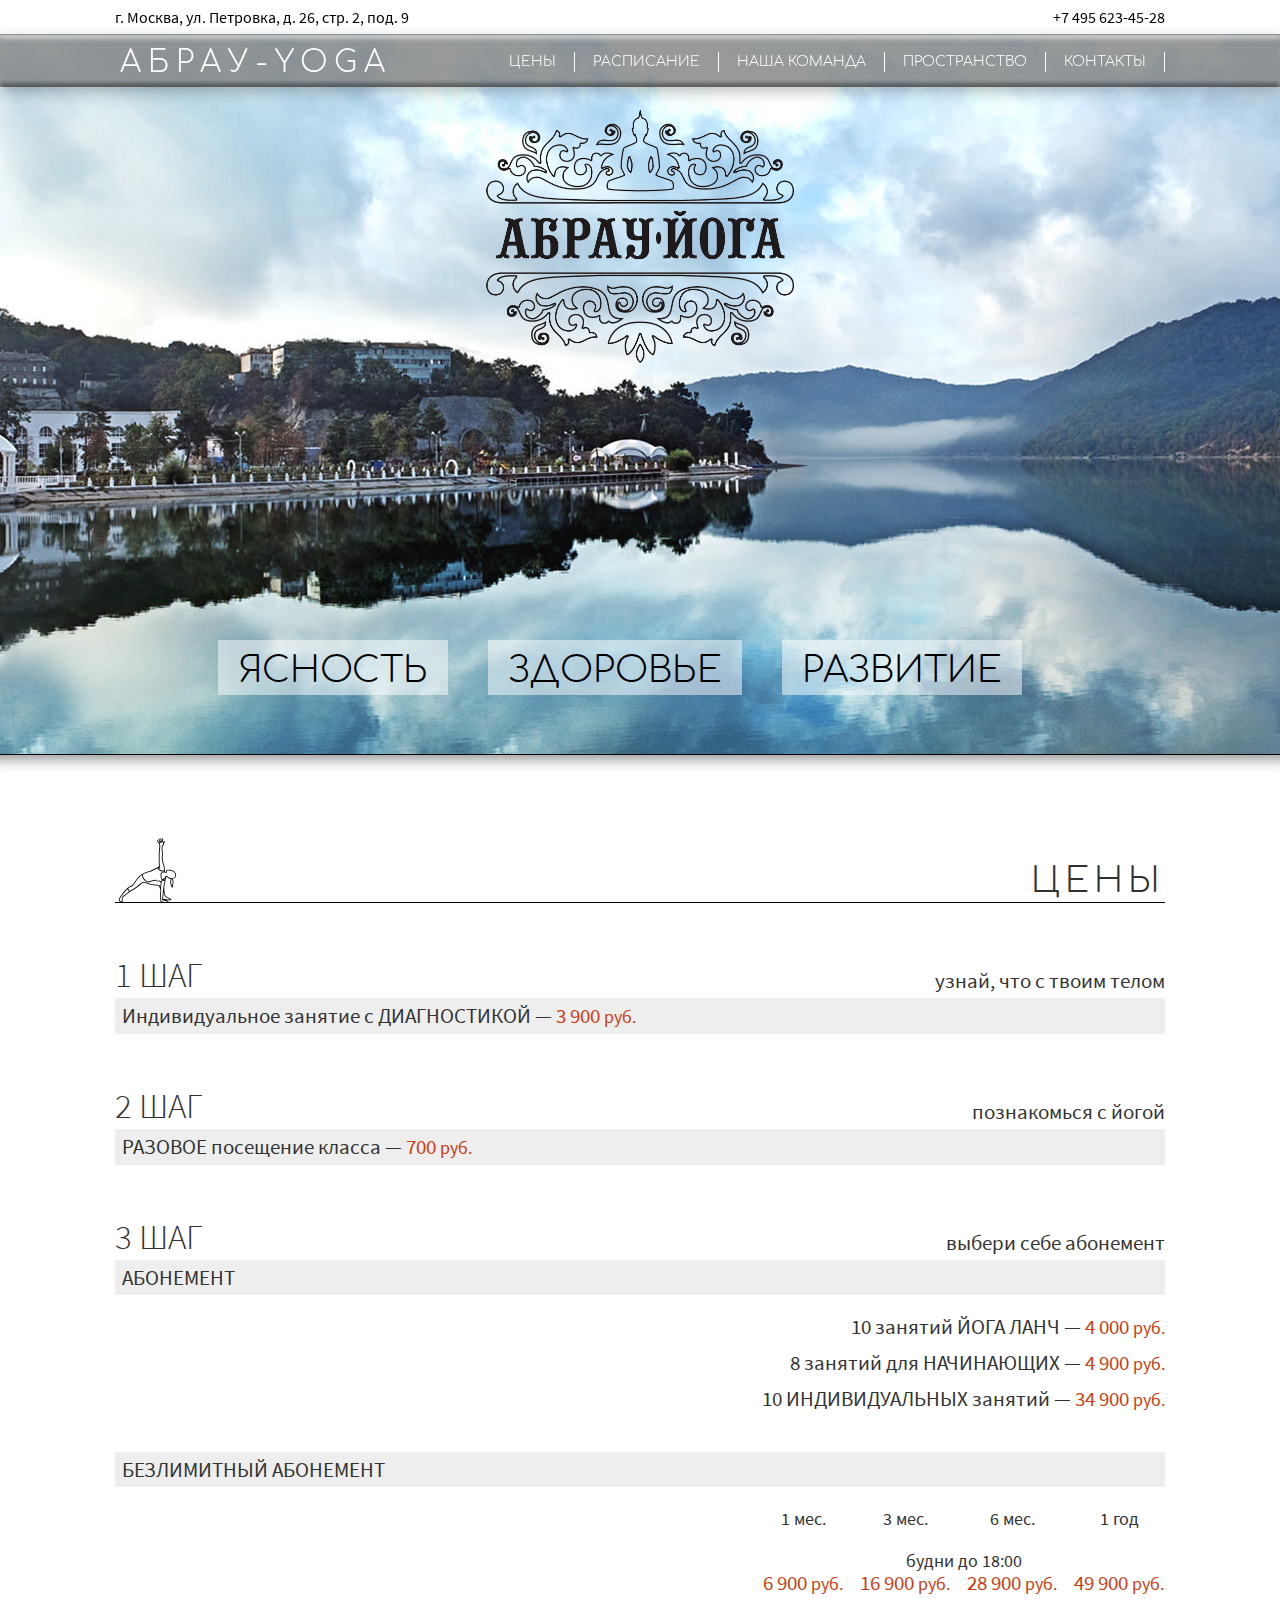
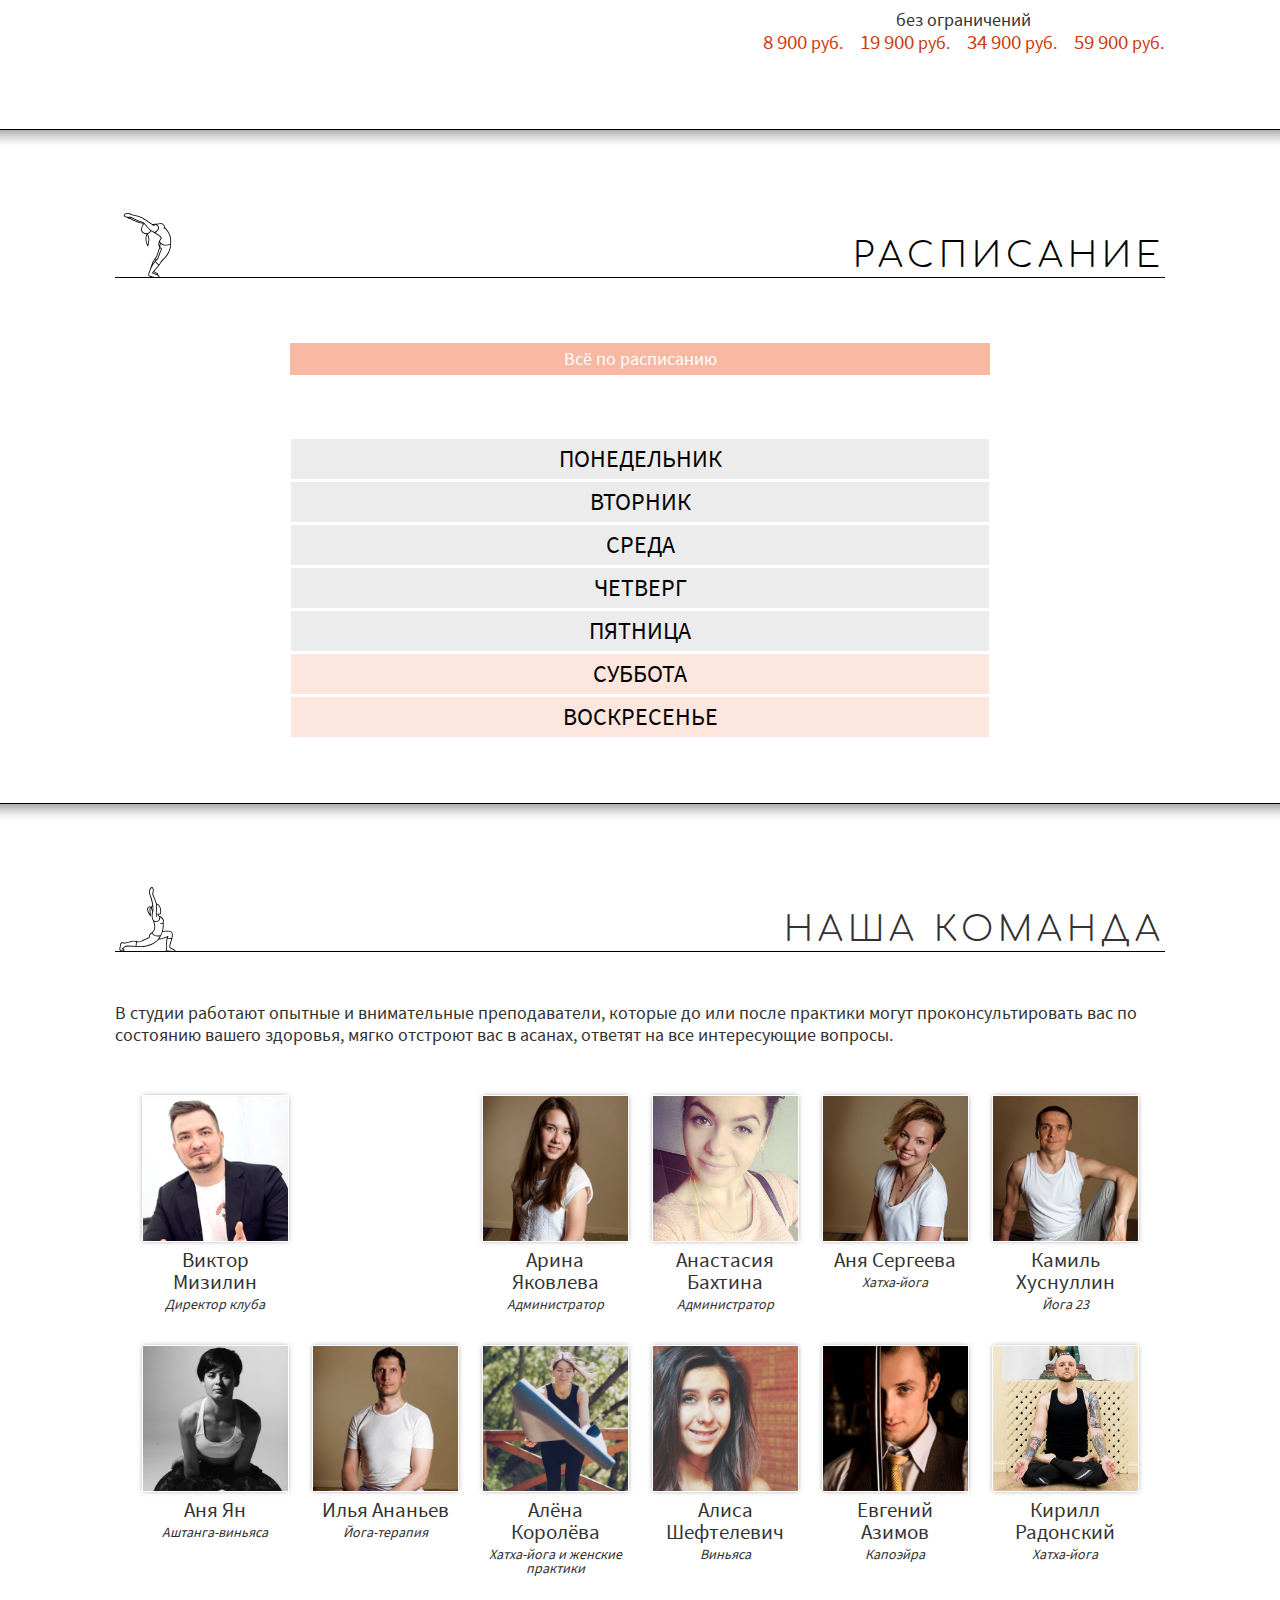
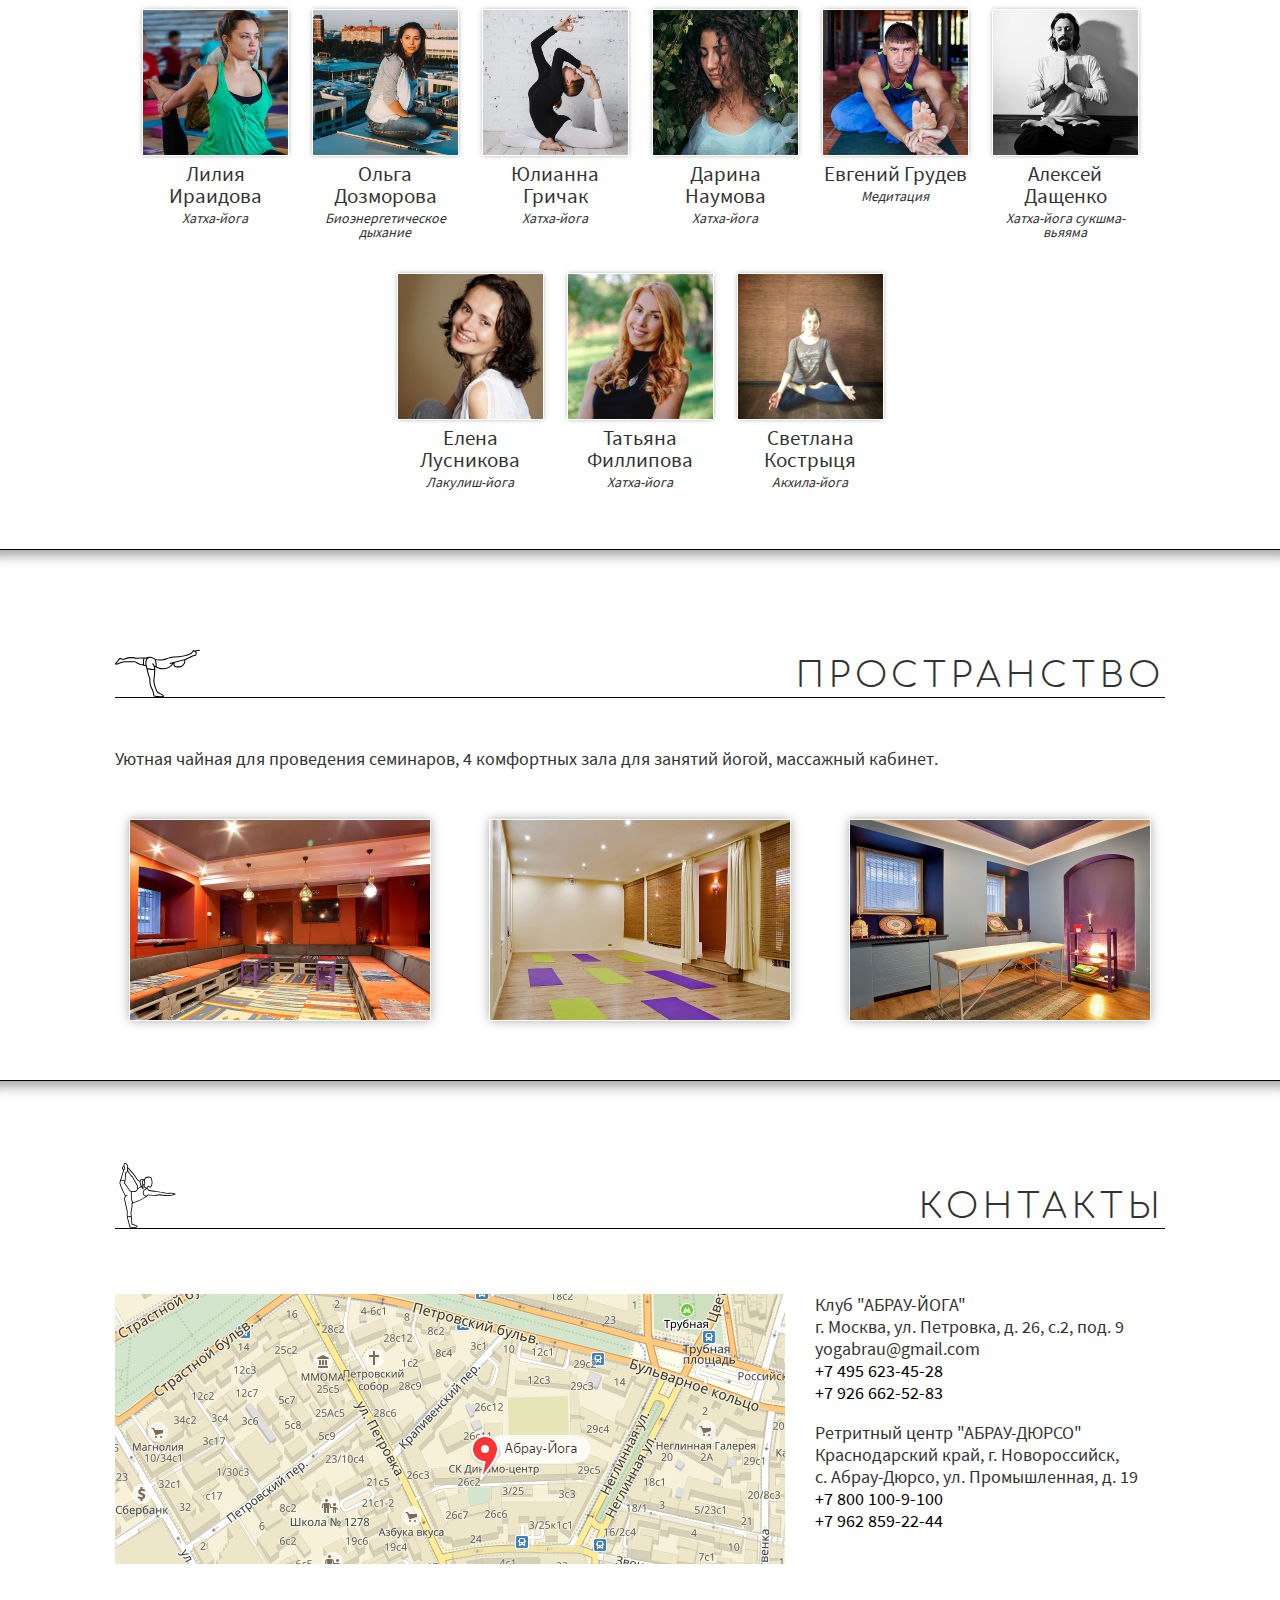
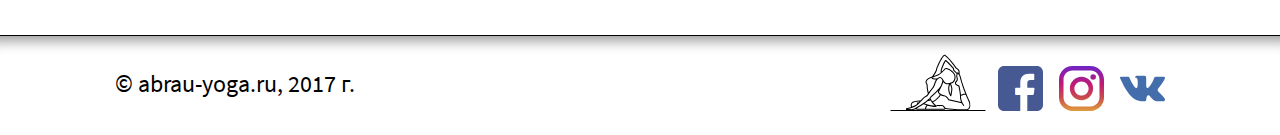
<file: index.html>
<!DOCTYPE html>
<html lang="ru">
  <head>
    <meta charset="utf-8">
    <meta name="format-detection" content="telephone=no">
    <meta name="viewport" content="width=device-width, initial-scale=1.0">
    <link rel="stylesheet" href="css/normalize.css">
    <link rel="stylesheet" href="css/style.css">
    <title>АБРАУ-YOGA</title>
  </head>
  <body id="home">
    <header>
      <hgroup class="header-contacts">
        <div class="container clearfix">
          <div class="header-phone">
            <a href="tel:+7 495 623-45-28">+7 495 623-45-28</a>
          </div>
          <div class="header-address">
            г. Москва, ул. Петровка, д. 26, стр. 2, под. 9
          </div>
        </div>
      </hgroup>
      <hgroup class="header-nav hide-320">
        <div class="container clearfix">
          <a class="header-logo hide-768" href="#home">
            <h1>
              АБРАУ-YOGA
            </h1>
          </a>
          <nav class="header-menu">
            <a href="#price">Цены</a>
            <a href="#schedule">Расписание</a>
            <a href="#team">Наша команда</a>
            <a href="#space">Пространство</a>
            <a href="#contacts">Контакты</a>
          </nav>
        </div>
      </hgroup>
    </header>
    <main>
      <section class="motto">
        <div class="container">
          <b>Ясность</b>
          <b>Здоровье</b>
          <b>Развитие</b>
        </div>
      </section>
      <section class="price">
        <div class="container">
          <h2 id="price">Цены</h2>
        </div>
        <div class="container">
          <div class="price-block">
            <div class="price-step-left">1 шаг</div>
            <div class="price-step-right">узнай, что с твоим телом</div>
            <em class="clear-both">Индивидуальное занятие с&nbsp;ДИАГНОСТИКОЙ &mdash; <span class="price-value">3 900 <span class="currency">руб.</span></span></em>
          </div>
          <div class="price-block">
            <div class="price-step-left">2 шаг</div>
            <div class="price-step-right">познакомься с йогой</div>
            <em class="clear-both">РАЗОВОЕ посещение класса &mdash; <span class="price-value">700 <span class="currency">руб.</span></span></em>
          </div>
          <div class="price-block">
            <div class="price-step-left">3 шаг</div>
            <div class="price-step-right">выбери себе абонемент</div>
            <em class="clear-both">АБОНЕМЕНТ</em>
            <p>10 занятий ЙОГА ЛАНЧ &mdash; <span class="price-value">4 000 <span class="currency">руб.</span></span></p>
            <p>8 занятий для НАЧИНАЮЩИХ &mdash; <span class="price-value">4 900 <span class="currency">руб.</span></span></p>
            <p>10 <span class="condensed">ИНДИВИДУАЛЬНЫХ занятий</span> &mdash; <span class="price-value">34 900 <span class="currency">руб.</span></span></p>
            <em>БЕЗЛИМИТНЫЙ АБОНЕМЕНТ</em>
            <table class="price-block-table">
              <tr>
                <th>1 мес.</th>
                <th>3 мес.</th>
                <th>6 мес.</th>
                <th>1 год</th>
              </tr>
              <tr>
                <th colspan="4">будни до 18:00</th>
              </tr>
              <tr>
                <td>6 900 <span class="currency">руб.</span></td>
                <td>16 900 <span class="currency">руб.</span></td>
                <td>28 900 <span class="currency">руб.</span></td>
                <td>49 900 <span class="currency">руб.</span></td>
              </tr>
              <tr>
                <th colspan="4">без ограничений</th>
              </tr>
              <tr>
                <td>8 900 <span class="currency">руб.</span></td>
                <td>19 900 <span class="currency">руб.</span></td>
                <td>34 900 <span class="currency">руб.</span></td>
                <td>59 900 <span class="currency">руб.</span></td>
              </tr>
            </table>
          </div>
        </div>
      </section>
      <section class="schedule">
        <div class="container">
          <h2 id="schedule">Расписание</h2>
          <p class="schedule-changes">Всё по расписанию</p>
          <ul class="schedule-days">
            <li>
              <input class="hidden" type="checkbox" id="schedule-monday">
              <label for="schedule-monday">Понедельник</label>
              <div class="schedule-day">
                <table>
                  <tr>
                    <td>07:00&nbsp;– 08:30</td>
                    <td>Екатерина Пегасова</td>
                    <td>Хатха-йога</td>
                    <td>с 10.07 (по&nbsp;записи)</td>
                  </tr>
                  <tr>
                    <td>12:00&nbsp;– 13:30</td>
                    <td>Кирилл Радонский</td>
                    <td>Хатха-йога</td>
                    <td>начальный уровень</td>
                  </tr>
  		            <tr>
                    <td>13:00&nbsp;– 14:00</td>
                    <td>Алёна Королёва</td>
                    <td>Час силы</td>
                    <td>любой уровень</td>
                  </tr>
                  <tr>
                    <td>18:00&nbsp;– 21:00</td>
                    <td>Аня Ян</td>
                    <td>Аштанга-виньяса</td>
                    <td>майсор-класс</td>
                  </tr>
                  <tr>
                    <td>19:00&nbsp;– 20:30</td>
                    <td>Дарина Наумова</td>
                    <td>Хатха-йога</td>
                    <td>любой уровень</td>
                  </tr>
                  <tr>
                    <td>20:30&nbsp;– 22:00</td>
                    <td>Юлианна Гричак</td>
                    <td>Хатха-йога</td>
                    <td>с 17.07</td>
                  </tr>
                </table>
              </div>
            </li>
            <li>
              <input class="hidden" type="checkbox" id="schedule-tuesday">
              <label for="schedule-tuesday">Вторник</label>
              <div class="schedule-day">
                <table>
                  <tr>
                    <td>12:30&nbsp;– 14:00</td>
                    <td>Екатерина Пегасова</td>
                    <td>Хатха-йога</td>
                    <td>с 10.07 (по записи)</td>
                  </tr>
                  <tr>
                    <td>13:00&nbsp;– 14:30</td>
                    <td>Татьяна Филлипова</td>
                    <td>Час силы</td>
                    <td>любой уровень</td>
                  </tr>
                  <tr>
                    <td>19:00&nbsp;– 20:30</td>
                    <td>Алёна Королёва</td>
                    <td>Хатха-йога</td>
                    <td>женские практики</td>
                  </tr>
                  <tr>
                    <td>19:30&nbsp;– 21:00</td>
                    <td>Камиль Хуснуллин</td>
                    <td>Йога 23</td>
                    <td>любой уровень</td>
                  </tr>
                  <tr>
                    <td>20:30&nbsp;– 22:00</td>
                    <td>Илья Ананьев</td>
                    <td>Йогатерапия</td>
                    <td>любой уровень</td>
                  </tr>
                </table>
              </div>
            </li>
            <li>
              <input class="hidden" type="checkbox" id="schedule-wednesday">
              <label for="schedule-wednesday">Среда</label>
              <div class="schedule-day">
                <table>
                  <tr>
                    <td>07:00&nbsp;– 08:30</td>
                    <td>Екатерина Пегасова</td>
                    <td>Хатха-йога</td>
                    <td>с 10.07 (по&nbsp;записи)</td>
                  </tr>
                  <tr>
                    <td>07:00&nbsp;– 08:30</td>
                    <td>Елена Лускинова</td>
                    <td>Хатха-йога</td>
                    <td>по записи</td>
                  </tr>
                  <tr>
                    <td>12:00&nbsp;– 13:30</td>
                    <td>Кирилл Радонский</td>
                    <td>Хатха-йога</td>
                    <td>начальный уровень</td>
                  </tr>
                  <tr>
                    <td>13:00&nbsp;– 14:00</td>
                    <td>Алёна Королёва</td>
                    <td>Час силы</td>
                    <td>любой уровень</td>
                  </tr>
                  <tr>
                    <td>19:00&nbsp;– 20:30</td>
                    <td>Аня Сергеева</td>
                    <td>Хатха-йога</td>
                    <td>любой уровень</td>
                  </tr>
                  <tr>
                    <td>19:00&nbsp;– 20:30</td>
                    <td>Дарина Наумова</td>
                    <td>Хатха-йога</td>
                    <td>любой уровень</td>
                  </tr>
                  <tr>
                    <td>20:30&nbsp;– 22:00</td>
                    <td>Юлианна Гричак</td>
                    <td>Хатха-йога</td>
                    <td>с 17.07</td>
                  </tr>
                </table>
              </div>
            </li>
            <li>
              <input class="hidden" type="checkbox" id="schedule-thursday">
              <label for="schedule-thursday">Четверг</label>
              <div class="schedule-day">
                <table>
                  <tr>
                    <td>12:30&nbsp;– 14:00</td>
                    <td>Екатерина Пегасова</td>
                    <td>Хатха-йога</td>
                    <td>с 10.06</td>
                  </tr>
                  <tr>
                    <td>13:00&nbsp;– 14:30</td>
                    <td>Алиса Шефтелевич</td>
                    <td>Час силы</td>
                    <td>любой уровень</td>
                  </tr>
                  <tr>
                    <td>18:00&nbsp;– 21:00</td>
                    <td>Аня Ян</td>
                    <td>Аштанга-Виньяса</td>
                    <td>майсор-класс</td>
                  </tr>
                  <tr>
                    <td>19:00&nbsp;– 20:30</td>
                    <td>Алёна Королёва</td>
                    <td>Хатха-йога</td>
                    <td>женские практики</td>
                  </tr>
                  <tr>
                    <td>19:30&nbsp;– 21:00</td>
                    <td>Камиль Хуснуллин</td>
                    <td>Йога 23</td>
                    <td>любой уровень</td>
                  </tr>
                  <tr>
                    <td>20:30&nbsp;– 22:00</td>
                    <td>Илья Ананьев</td>
                    <td>Йогатерапия</td>
                    <td>любой уровень</td>
                  </tr>
                </table>
              </div>
            </li>
            <li>
              <input class="hidden" type="checkbox" id="schedule-friday">
              <label for="schedule-friday">Пятница</label>
              <div class="schedule-day">
                <table>
                  <tr>
                    <td>12:00&nbsp;– 13:30</td>
                    <td>Кирилл Радонский</td>
                    <td>Хатха-йога</td>
                    <td>начальный уровень</td>
                  </tr>
                  <tr>
                    <td>13:00&nbsp;– 14:30</td>
                    <td>Татьяна Филлипова</td>
                    <td>Час силы</td>
                    <td>любой уровень</td>
                  </tr>
                  <tr>
                    <td>17:00&nbsp;– 18:30</td>
                    <td>Елена Лусникова</td>
                    <td>Хатха-йога</td>
                    <td>любой уровень</td>
                  </tr>
                  <tr>
                    <td>19:00&nbsp;– 20:30</td>
                    <td>Дарина Наумова</td>
                    <td>Хатха-йога</td>
                    <td>любой уровень</td>
                  </tr>
                  <tr>
                    <td>19:00&nbsp;– 20:30</td>
                    <td>Екатерина Пегасова</td>
                    <td>Хатха-йога</td>
                    <td>любой уровень</td>
                  </tr>
                </table>
              </div>
            </li>
            <li class="schedule-weekend">
              <input class="hidden" type="checkbox" id="schedule-saturday">
              <label for="schedule-saturday">Суббота</label>
              <div class="schedule-day small">
                <table>
                  <tr>
                    <td>12:00&nbsp;– 14:00</td>
                    <td>Камиль Хуснуллин</td>
                    <td>Йога 23</td>
                    <td>любой уровень</td>
                  </tr>
                </table>
              </div>
            </li>
            <li class="schedule-weekend">
              <input class="hidden" type="checkbox" id="schedule-sunday">
              <label for="schedule-sunday">Воскресенье</label>
              <div class="schedule-day">
                <table>
                  <tr>
                    <td>12:00&nbsp;– 13:00</td>
                    <td>Евгений Азимов</td>
                    <td>Капоэйра</td>
                    <td>детская группа</td>
                  </tr>
                  <tr>
                    <td>12:00&nbsp;– 13:30</td>
                    <td>Аня Сергеева</td>
                    <td>Хатха-йога</td>
                    <td>любой уровень</td>
                  </tr>
                  <tr>
                    <td>13:30&nbsp;– 15:00</td>
                    <td>Светлана Кострыця</td>
                    <td>Акхила-йога</td>
                    <td>любой уровень</td>
                  </tr>
                  <tr>
                    <td>13:30&nbsp;– 15:00</td>
                    <td>Евгений Азимов</td>
                    <td>Капоэйра</td>
                    <td>любой уровень</td>
                  </tr>
                </table>
              </div>
            </li>
          </ul>
        </div>
      </section>
      <section class="team">
        <div class="container">
          <h2 id="team">Наша команда</h2>
          <div class="team-content">
            <p>
              В студии работают опытные и внимательные преподаватели, которые до или после практики
              могут проконсультировать вас по состоянию вашего здоровья, мягко отстроют вас в асанах,
              ответят на все интересующие вопросы.
            </p>
          </div>
          <div class="team-gallery">
            <div class="team-gallery-indent">
              <div class="team-gallery-item director">
                <img src="img/mizilin.jpg">
                <h3>Виктор Мизилин</h3>
                <p>Директор клуба</p>
              </div>
              <div class="team-gallery-item admin">
                <img src="img/yakovleva.jpg">
                <h3>Арина Яковлева</h3>
                <p>Администратор</p>
              </div>
              <div class="team-gallery-item">
                <img src="img/bahtina.jpg">
                <h3>Анастасия Бахтина</h3>
                <p>Администратор</p>
              </div>
              <div class="team-gallery-item">
                <img src="img/sergeeva.jpg">
                <h3>Аня Сергеева</h3>
                <p>Хатха-йога</p>
              </div>
              <div class="team-gallery-item">
                <img src="img/husnullin.jpg">
                <h3>Камиль Хуснуллин</h3>
                <p>Йога 23</p>
              </div>
              <div class="team-gallery-item">
                <img src="img/yan.jpg">
                <h3>Аня Ян</h3>
                <p>Аштанга-виньяса</p>
              </div>
              <div class="team-gallery-item">
                <img src="img/ananyev.jpg">
                <h3>Илья Ананьев</h3>
                <p>Йога-терапия</p>
              </div>
              <div class="team-gallery-item">
                <img src="img/korolyova.jpg">
                <h3>Алёна Королёва</h3>
                <p>Хатха-йога и женские практики</p>
              </div>
              <div class="team-gallery-item">
                <img src="img/sheftelevich.jpg">
                <h3>Алиса Шефтелевич</h3>
                <p>Виньяса</p>
              </div>
              <div class="team-gallery-item">
                <img src="img/azimov.jpg">
                <h3>Евгений Азимов</h3>
                <p>Капоэйра</p>
              </div>
              <div class="team-gallery-item">
                <img src="img/radonskiy.jpg">
                <h3>Кирилл Радонский</h3>
                <p>Хатха-йога</p>
              </div>
              <div class="team-gallery-item">
                <img src="img/iraidova.jpg">
                <h3>Лилия Ираидова</h3>
                <p>Хатха-йога</p>
              </div>
              <div class="team-gallery-item">
                <img src="img/dozmorova.jpg">
                <h3>Ольга Дозморова</h3>
                <p>Биоэнергетическое дыхание</p>
              </div>
              <div class="team-gallery-item">
                <img src="img/grichak.jpg">
                <h3>Юлианна Гричак</h3>
                <p>Хатха-йога</p>
              </div>
              <div class="team-gallery-item">
                <img src="img/naumova.jpg">
                <h3>Дарина Наумова</h3>
                <p>Хатха-йога</p>
              </div>
              <div class="team-gallery-item">
                <img src="img/grudev.jpg">
                <h3>Евгений Грудев</h3>
                <p>Медитация</p>
              </div>
              <div class="team-gallery-item">
                <img src="img/dascshenko.jpg">
                <h3>Алексей Дащенко</h3>
                <p>Хатха-йога сукшма-вьяяма</p>
              </div>
              <div class="team-gallery-item">
                <img src="img/lusnikova.jpg">
                <h3>Елена Лусникова</h3>
                <p>Лакулиш-йога</p>
              </div>
              <div class="team-gallery-item">
                <img src="img/fillipova.jpg">
                <h3>Татьяна Филлипова</h3>
                <p>Хатха-йога</p>
              </div>
              <div class="team-gallery-item">
                <img src="img/kostryca.jpg">
                <h3>Светлана Кострыця</h3>
                <p>Акхила-йога</p>
              </div>
            </div>
          </div>
        </div>
      </section>
      <section class="space">
        <div class="container">
          <h2 id="space">Пространство</h2>
          <div class="space-content">
            <p>
              Уютная чайная для проведения семинаров, 4 комфортных зала для занятий йогой, массажный кабинет.
            </p>
          </div>
          <div class="space-gallery">
            <img src="img/red-hall-big.jpg" alt="Красный зал">
            <img src="img/mirror-hall-big.jpg" alt="Зеркальный зал">
            <img src="img/massage-room-big.jpg" alt="Массажная комната">
          </div>
        </div>
      </section>
      <section class="contacts">
        <div class="container clearfix">
          <h2 id="contacts">Контакты</h2>
          <div class="contacts-content clearfix">
            <p>
              Клуб "АБРАУ-ЙОГА"
              <br>г. Москва, ул. Петровка, д.&nbsp;26,&nbsp;с.2,&nbsp;под.&nbsp;9
              <br>yogabrau@gmail.com
              <br><a href="tel:+7 495 623-45-28">+7 495 623-45-28</a>
              <br><a href="tel:+7 926 662-52-83">+7 926 662-52-83</a>
            </p>
            <p>
              Ретритный центр "АБРАУ-ДЮРСО"
              <br>Краснодарский край, г. Новороссийск,
              <br>с. Абрау-Дюрсо, ул. Промышленная, д. 19
              <br><a href="tel:+7 800 100-9-100">+7 800 100-9-100</a>
              <br><a href="tel:+7 962 859-22-44">+7 962 859-22-44</a>
            </p>
          </div>
          <a class="contacts-map" href="https://yandex.ru/maps/213/moscow/?z=16&ll=37.617518%2C55.765721&l=map&text=%D0%90%D0%B1%D1%80%D0%B0%D1%83-%D0%B9%D0%BE%D0%B3%D0%B0&origin=jsapi_2_1_52&from=api-maps&mode=search&sll=37.617518%2C55.765721&sspn=0.022016%2C0.008154&ol=biz&oid=1688768845">
            <iframe frameborder="0" allowTransparency="true" src="https://yandex.ru/map-widget/v1/-/CBQJfRrF-B"></iframe>
          </a>
        </div>
      </section>
    </main>
    <footer>
      <div class="container clearfix">
        <ul class="social">
          <li class="social-fb"><a href="https://www.facebook.com/yogabrau">Facebook</a></li>
          <li class="social-ig"><a href="https://www.instagram.com/yogabrau/">Instagram</a></li>
          <li class="social-vk"><a href="https://vk.com/yogabrau">VK</a></li>
        </ul>
        <p class="copyright">
          © abrau-yoga.ru, 2017 г.
        </p>
      </div>
    </footer>
    <script type="text/javascript" src="js/jquery-3.2.1.min.js"></script>
    <script type="text/javascript" src="js/script.js"></script>
  </body>
</html>
</file>
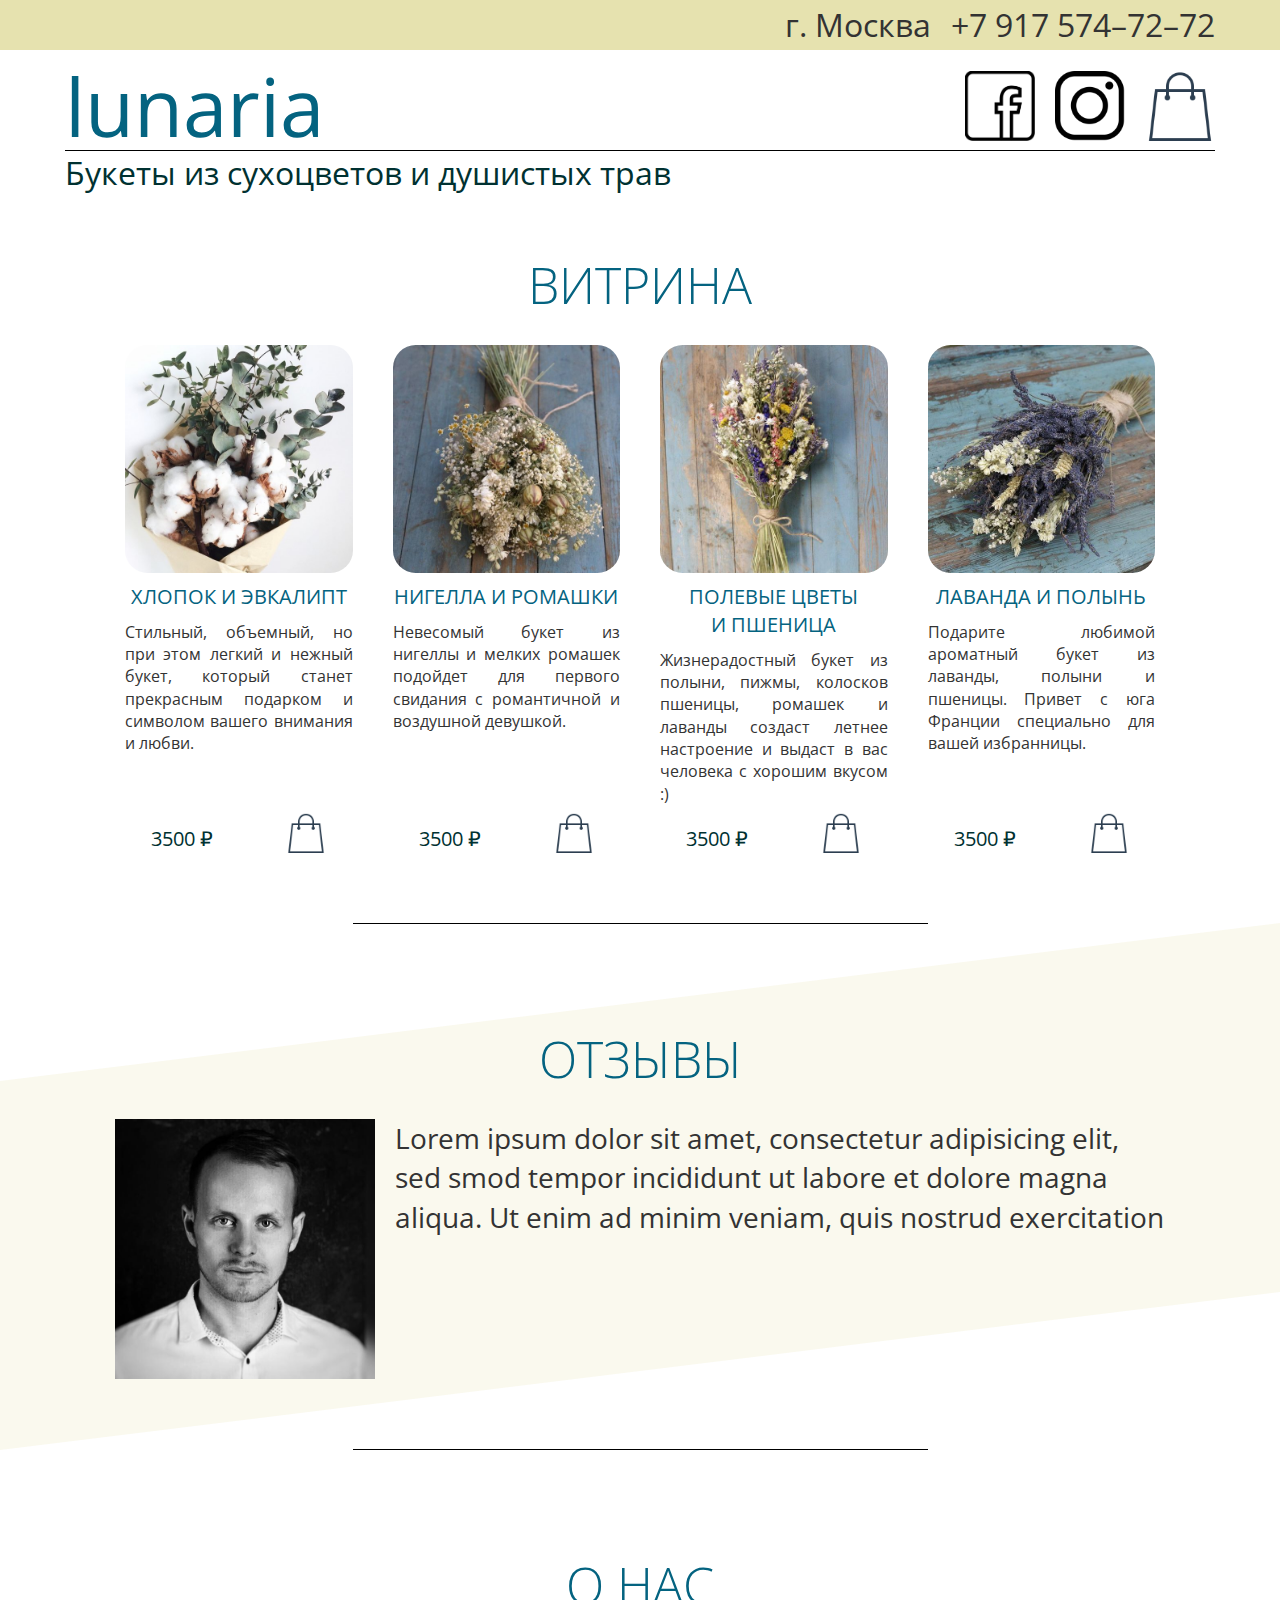
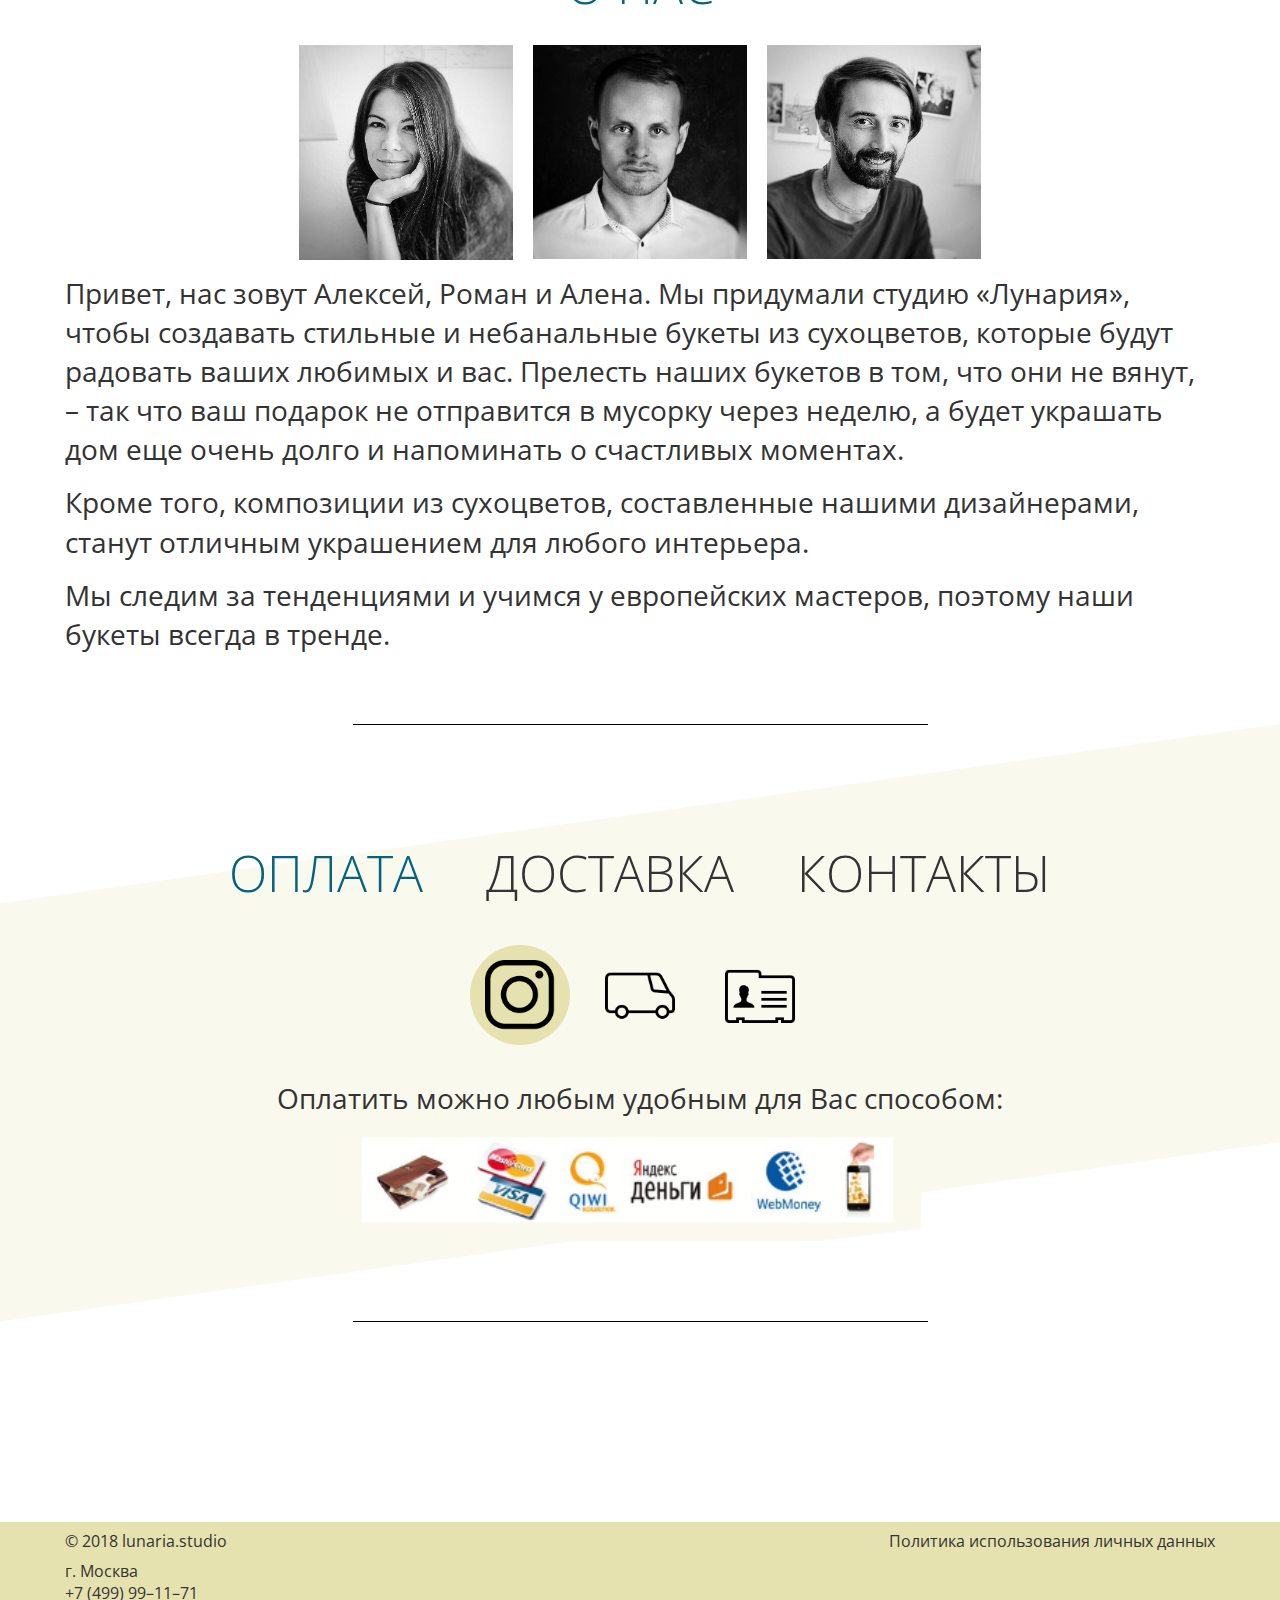
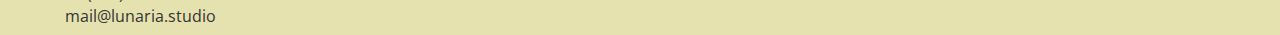
<file: lunaria/index.html>
<!DOCTYPE html>
<html lang="ru">
<head>

<meta charset="utf-8">
<meta http-equiv="X-UA-Compatible" content="IE=edge">
<title>Lunaria — букеты из сухоцветов и душистых трав</title>
<meta name="description" content="Застывшая красота живых цветов, которые никогда не завянут">
<meta name="author" content="victor.kulibaba@gmail.com">
<meta name="keywords" content="букеты, подарки, сухоцветы">
<meta name="robots" content="all">
<meta name="document-state" content="static">
<meta name="revisit-after" content="30 days">

<meta name="rating" content="general">
<meta name="distribution" content="global">
<meta name="resource-type" content="document">

<meta name="format-detection" content="telephone=no">
<meta name="viewport" content="width=device-width, initial-scale=1">

<meta property="og:title" content="Lunaria — букеты, которые никогда не завянут">
<meta property="og:image" content="img/cotton_eucalyptus.png">
<meta property="og:description" content="Lunaria — букеты из сухоцветов и душистых трав, застывшая красота живых цветов, которые никогда не завянут.">
    
<!--<link rel="shortcut icon" href="favicon.ico" type="image/x-icon">
<link rel="apple-touch-icon" href="favicon.ico" type="image/x-icon">-->

<link href="https://fonts.googleapis.com/css?family=Open+Sans:300,400,400i,600,700&amp;subset=cyrillic" rel="stylesheet">
<link rel="stylesheet/less" type="text/css" href="css/lunaria.less">
<script type="text/javascript">less = { env: "development" };</script>
<script src="js/less.min.js" type="text/javascript"></script>
<script src="https://code.jquery.com/jquery-1.11.0.min.js" type="text/javascript" ></script>
<script src="js/wicart.js"  type="text/javascript" ></script>

</head>

<body>
    <script>
        var priceList = {
            "001" : {"id" : "001", "subid" : {}, "name" : "Хлопок и эвкалипт", "price" : "3500", "url" : "cotton_eucalyptus.html"},
            "002" : {"id" : "002", "subid" : {}, "name" : "Нигелла и ромашки", "price" : "3500", "url" : "nigella_chamomile.html"},
            "003" : {"id" : "003", "subid" : {}, "name" : "Полевые цветы и пшеница", "price" : "3500", "url" : "field_flowers_wheat.html"},
            "004" : {"id" : "004", "subid" : {}, "name" : "Лаванда и полынь", "price" : "3500", "url" : "lavender_wormwood.html"}
        };
    </script>
    <a class="mobile-call hidden-m hidden-l hidden-e just-link icon-phone" href="tel:+79175747272"><img src="img/icon_instagram.png" width="36" height="36" alt="Instagram"></a>
    <header class="bg-white">
        <div class="bg-alt hidden-x hidden-s">
            <div class="container">
                <div class="grid middle right header-top font-l">
                    <div class="cell">
                        г. Москва
                    </div>
                    <div class="cell">
                        <a class="just-link" href="tel:+79175747272">+7 917 574&ndash;72&ndash;72</a>
                    </div>
                </div>
            </div>
        </div>
        <div class="container header-main">
            <div class="grid middle header-middle">
                <div class="cell width-auto">
                    <a class="logo just-link font-xxl color-primary" href="index.html">lunaria</a>
                </div>
                <div class="cell hidden-x hidden-s">
                    <a class="just-link icon-fb" href="https://facebook.com"></a>
                </div>
                <div class="cell hidden-x hidden-s">
                    <a class="just-link icon-ig" href="https://instagram.com"></a>
                </div>
                <div class="cell hidden-x hidden-s">
                    <a data-cart id="basketwidjet" class="just-link icon-cart" href="cart.html"><span class="font-l">4</span></a>
                </div>
            </div>
            <div class="line-full hidden-x hidden-s"></div>
            <div class="header-bottom">
                <h1 class="color-secondary no-margin">Букеты из сухоцветов и душистых трав</h1>
            </div>
        </div>
    </header>
    <main>
        <img class="hidden-m hidden-l hidden-e" src="img/mobile_bg.jpg" width="100%" alt="Лунария">
        <div class="container">
            <h2 class="text-center font-uppercase font-300">Витрина</h2>
            <div class="slider-products" data-slider>
            <div class="products-left" data-slide-left></div>
            <div class="products-right" data-slide-right></div>
            <div data-slides-container>
            <div class="grid nowrap wrap-x" data-slides>
                <div class="cell width-full width-s-1-2 width-m-1-3 width-l-1-3 width-e-1-4 grid no-margin column between" data-slide>
                    
                        <div class="cell">
                            <a class="just-link" href="cotton_eucalyptus.html">
                                <img src="img/cotton_eucalyptus.jpg">
                                <h3 class="text-center font-uppercase">Хлопок и&nbsp;эвкалипт</h3>
                                <p class="text-justify">
                                    Стильный, объемный, но при
                                    этом легкий и нежный букет,
                                    который станет прекрасным
                                    подарком и символом вашего
                                    внимания и любви.
                                </p>
                            </a>
                        </div>
                        <div class="cell">
                            <div class="grid bottom around">
                                <div class="cell font-m color-secondary">3500 ₽</div>
                                <div class="cell"><img id="wicartbutton_001" onclick="cart.addToCart(this, '001', priceList['001'])" data-add-to-cart src="img/icon_cart.png" width="40" height="40" alt="Добавить в корзину" title="Добавить в корзину"></div>
                            </div>
                        </div>
                    
                </div>
                <div class="cell width-full hidden visible-x">
                    <div class="line-60"></div>
                </div>
                <div class="cell width-full width-s-1-2 width-m-1-3 width-l-1-3 width-e-1-4 grid no-margin column between" data-slide>
                    
                        <div class="cell">
                            <a class="just-link" href="nigella_chamomile.html">
                                <img src="img/nigella_chamomile.jpg">
                                <h3 class="text-center font-uppercase">Нигелла и&nbsp;ромашки</h3>
                                <p class="text-justify">
                                    Невесомый букет из нигеллы и мелких
                                    ромашек подойдет для первого свидания
                                    с романтичной и воздушной девушкой.
                                </p>
                            </a>
                        </div>
                        <div class="cell">
                            <div class="grid bottom around">
                                <div class="cell font-m color-secondary">3500 ₽</div>
                                <div class="cell"><img id="wicartbutton_002" onclick="cart.addToCart(this, '002', priceList['002'])" data-add-to-cart src="img/icon_cart.png" width="40" height="40" alt="Добавить в корзину" title="Добавить в корзину"></div>
                            </div>
                        </div>
                    
                </div>
                <div class="cell width-full hidden visible-x">
                    <div class="line-60"></div>
                </div>
                <div class="cell width-full width-s-1-2 width-m-1-3 width-l-1-3 width-e-1-4 grid no-margin column between" data-slide>
                    
                        <div class="cell">
                            <a class="just-link" href="field_flowers_wheat.html">
                                <img src="img/field_flowers_wheat.jpg">
                                <h3 class="text-center font-uppercase">Полевые цветы и&nbsp;пшеница</h3>
                                <p class="text-justify">
                                    Жизнерадостный букет из полыни,
                                    пижмы, колосков пшеницы, ромашек и
                                    лаванды создаст летнее настроение и
                                    выдаст в вас человека с хорошим вкусом :)
                                </p>
                            </a>
                        </div>
                        <div class="cell">
                            <div class="grid bottom around">
                                <div class="cell font-m color-secondary">3500 ₽</div>
                                <div class="cell"><img id="wicartbutton_003" onclick="cart.addToCart(this, '003', priceList['003'])" data-add-to-cart src="img/icon_cart.png" width="40" height="40" alt="Добавить в корзину" title="Добавить в корзину"></div>
                            </div>
                        </div>
                   
                </div>
                <div class="cell width-full hidden visible-x">
                    <div class="line-60"></div>
                </div>
                <div class="cell width-full width-s-1-2 width-m-1-3 width-l-1-3 width-e-1-4 grid no-margin column between" data-slide>
                    
                        <div class="cell">
                            <a class="just-link" href="lavender_wormwood.html">
                                <img src="img/lavender_wormwood.jpg">
                                <h3 class="text-center font-uppercase">Лаванда и&nbsp;полынь</h3>
                                <p class="text-justify">
                                    Подарите любимой ароматный букет из
                                    лаванды, полыни и пшеницы. Привет с юга
                                    Франции специально для вашей
                                    избранницы.
                                </p>
                            </a>
                        </div>
                        <div class="cell">
                            <div class="grid bottom around">
                                <div class="cell font-m color-secondary">3500 ₽</div>
                                <div class="cell"><img id="wicartbutton_004" onclick="cart.addToCart(this, '004', priceList['004'])" data-add-to-cart src="img/icon_cart.png" width="40" height="40" alt="Добавить в корзину" title="Добавить в корзину"></div>
                            </div>
                        </div>
                    
                </div>
            </div>
            </div>
            </div>
        </div>
        <div class="hidden-x hidden-s">
            <div class="bg-special">
                <svg class="bg" width="100%" height="100%" viewBox="0 0 100 100" preserveAspectRatio="none">  
                    <path d="M 0 30 V 100 L 100 70 V 0 Z" fill="rgba(239, 236, 202, 0.33)" stroke="transparent" vector-effect="non-scaling-stroke">
                </svg>
                <div class="container">
                    <div class="line-half"></div>
                    <h2 class="text-center font-uppercase font-300">Отзывы</h2>
                    <div class="slider-reviews" data-slider>
                    <div class="products-left" data-slide-left></div>
                    <div class="products-right" data-slide-right></div>
                    <div data-slides-container>
                    <div class="grid nowrap font-large" data-slides>
                        <div class="cell width-full" data-slide>
                            <div class="grid nowrap">
                                <div class="cell">
                                    <img src="img/roman.jpg" width="260" height="260">
                                </div>
                                <div class="cell width-auto">
                                    Lorem ipsum dolor sit amet, consectetur adipisicing elit, sed
                                    smod tempor incididunt ut labore et dolore magna
                                    aliqua. Ut enim ad minim veniam, quis nostrud exercitation
                                </div>
                            </div>
                        </div>
                        <div class="cell width-full" data-slide>
                            <div class="grid nowrap">
                                <div class="cell">
                                    <img src="img/aleksey_korolyov.jpg" width="260" height="260">
                                </div>
                                <div class="cell width-auto">
                                    Lorem ipsum dolor sit amet, consectetur adipisicing elit, sed
                                    smod tempor incididunt ut labore et dolore magna
                                    aliqua. Ut enim ad minim veniam, quis nostrud exercitation
                                </div>
                            </div>
                        </div>
                        <div class="cell width-full" data-slide>
                            <div class="grid nowrap">
                                <div class="cell">
                                    <img src="img/alyona_korolyova.jpg" width="260" height="260">
                                </div>
                                <div class="cell width-auto">
                                    Lorem ipsum dolor sit amet, consectetur adipisicing elit, sed
                                    smod tempor incididunt ut labore et dolore magna
                                    aliqua. Ut enim ad minim veniam, quis nostrud exercitation
                                </div>
                            </div>
                        </div>
                    </div>
                    </div>
                    </div>
                    <div class="line-half"></div>
                </div>
            </div>
        </div>
        <div class="container hidden-x hidden-s" data-name="section-info">
            <h2 class="text-center font-uppercase font-300">О нас</h2>
            <div class="grid center nowrap">
                <div class="cell width-1-3 width-l-1-5 width-e-1-5"><img src="img/alyona_korolyova.jpg"></div>
                <div class="cell width-1-3 width-l-1-5 width-e-1-5"><img src="img/roman.jpg"></div>
                <div class="cell width-1-3 width-l-1-5 width-e-1-5"><img src="img/aleksey_korolyov.jpg"></div>
            </div>
            <div class="font-large">
                <p>
                    Привет, нас зовут Алексей, Роман и Алена. Мы придумали студию
                    «Лунария», чтобы создавать стильные и небанальные букеты из
                    сухоцветов, которые будут радовать ваших любимых и вас. Прелесть
                    наших букетов в том, что они не вянут, – так что ваш подарок не
                    отправится в мусорку через неделю, а будет украшать дом еще очень
                    долго и напоминать о счастливых моментах.
                </p>
                <p>
                    Кроме того, композиции из сухоцветов, составленные нашими
                    дизайнерами, станут отличным украшением для любого интерьера.
                </p>
                <p>
                    Мы следим за тенденциями и учимся у европейских мастеров,
                    поэтому наши букеты всегда в тренде.
                </p>
            </div>
        </div>
        <div class="bg-special">
            <svg class="bg hidden-x hidden-s" width="100%" height="100%" viewBox="0 0 100 100" preserveAspectRatio="none">  
                <path d="M 0 30 V 100 L 100 70 V 0 Z" fill="rgba(239, 236, 202, 0.33)" stroke="transparent" vector-effect="non-scaling-stroke">
            </svg>
            <div class="container hidden-x hidden-s">
                <div class="line-half"></div>
                <h2 class="text-center">
                    <label class="font-uppercase font-300 font-xl active" for="section-payment" data-active-label>Оплата</label>
                    <label class="font-uppercase font-300 font-xl" for="section-delivery" data-active-label>Доставка</label>
                    <label class="font-uppercase font-300 font-xl" for="section-contacts" data-active-label>Контакты</label>
                </h2>
                <div class="section-labels grid center margin-wrap">
                    <label class="active cell icon-payment" for="section-payment" data-active-label></label>
                    <label class="cell icon-delivery" for="section-delivery" data-active-label></label>
                    <label class="cell icon-contacts" for="section-contacts" data-active-label></label>
                </div>
            </div>
            <input class="hidden" type="radio" name="section" id="section-contacts">
            <div class="hidden-x hidden-s" data-name="section-payment-delivery">
                <h2 class="text-center font-uppercase font-300 hidden-m hidden-l hidden-e">Оплата и доставка</h2>
                <input class="hidden" type="radio" name="section" id="section-payment" checked>
                <input class="hidden" type="radio" name="section" id="section-delivery">
                <div class="hidden-m hidden-l hidden-e container text-center font-large" data-name="section-payment">
                    <p>Оплатить можно любым удобным для Вас способом:</p>
                    <img class="payment-methods" src="img/payment_methods.png" alt="Способы оплаты">
                </div>
                <div class="hidden-m hidden-l hidden-e container text-center" data-name="section-delivery">
                    <p class="font-large">Есть несколько вариантов доставки:</p>
                    <h3 class="color-base font-600">Самовывоз</h3>
                    <p>Забрать заказ самостоятельно можно по адресу: г. Москва, ул. Тверская, д. 44 (йога-клуб Спэйс)</p>
                    <h3 class="color-base font-600">Доставка по указанному Вами адресу</h3>
                    <h3 class="color-base font-600">Анонимная доставка</h3>
                    <p>Если Вы хотите чтобы о Вас узнали при получении букета</p>
                </div>
            </div>
            <div class="hidden container" data-name="section-contacts">
                <h2 class="text-center font-uppercase font-300 hidden-m hidden-l hidden-e">Контакты</h2>
                <p></p>
                <div class="grid center middle margin-wrap">
                    <div class="cell bend-left">
                        г.Москва
                        <a class="just-link" href="tel:+7499991171">+7 (499) 991&ndash;11&ndash;71</a>
                        <a class="just-link" href="mailto:mail@lunaria.studio">mail@lunaria.studio</a>
                        <a class="just-link" href="https://facebook.com">Facebook</a>
                        <a class="just-link" href="https://whatsapp.com">WhatsApp</a>
                        <a class="just-link" href="https://telegram.com">Telegram</a>
                        <a class="just-link" href="https://instagram.com">Instagram</a>
                    </div>
                    <div class="cell hidden-x hidden-s">&nbsp;&nbsp;</div>
                    <div class="cell">
                        <form class="contact-form" data-email-form>
                            <p class="grid">
                                <div class="cell width-full"><label>*Имя</label></div>
                                <div class="cell width-full"><input type="text" name="name" placeholder="Как к Вам обращаться?" required></div>
                            </p>
                            <p class="grid">
                                <div class="cell width-full"><label>*Телефон:</label></div>
                                <div class="cell width-full"><input type="text" name="phone" placeholder="С кодом города/оператора" required></div>
                            </p>
                            <p class="grid">
                                <div class="cell width-full"><label>Вопрос / информация:</label></div>
                                <div class="cell width-full"><textarea rows="3" name="text" placeholder="По желанию"></textarea></div>
                            </p>
                            <p><input class="btn" type="submit" value="Заказать обратный звонок"></p>
                            <div class="cell width-full"><p data-form-message></p></div>
                        </form>
                    </div>
                </div>
            </div>
            <div class="container hidden-x hidden-s">    
                <div class="line-half"></div>
            </div>
        </div>
    </main>
    <footer class="bg-alt hidden-x hidden-s">
        <div class="container">
            <div class="grid">
                <div class="cell width-auto">
                    <p>&copy; 2018 lunaria.studio</p>
                    <p>
                        г. Москва
                        <a class="just-link" href="tel:+7499991171">+7 (499) 99&ndash;11&ndash;71</a>
                        <a class="just-link" href="mailto:mail@lunaria.studio">mail@lunaria.studio</a>
                    </p>
                </div>
                <div class="cell">
                    <p>
                        <a class="just-link" href="policy.html">Политика использования личных данных</a>
                    </p>
                </div>
            </div>
        </div>
    </footer>
    <div class="mobile-footer grid no-margin hidden-m hidden-l hidden-e">
        <div class="cell icon-info width-1-4" data-modal-full="section-info"></div>
        <div class="cell icon-delivery width-1-4" data-modal-full="section-payment-delivery"></div>
        <div class="cell icon-contacts width-1-4" data-modal-full="section-contacts"></div>
        <a data-cart class="cell icon-cart width-1-4" href="cart.html"><span class="font-l">4</span></a>
    </div>
    <script src="js/lunaria.js" type="text/javascript"></script>
    <script>
        var cart;
        var config;
        var wiNumInputPrefID;
        /* WI-GLOBAL-VARS */
        $(document).ready(function(){  
            cart = new WICard("cart");
            config = {'clearAfterSend':true, 'showAfterAdd':false};
            cart.init("basketwidjet", config);
        });	
        document.addEventListener('visibilitychange', function(e) {
            cart.init("basketwidjet", config);
        }, false);
    </script>
</body>

</html>
</file>
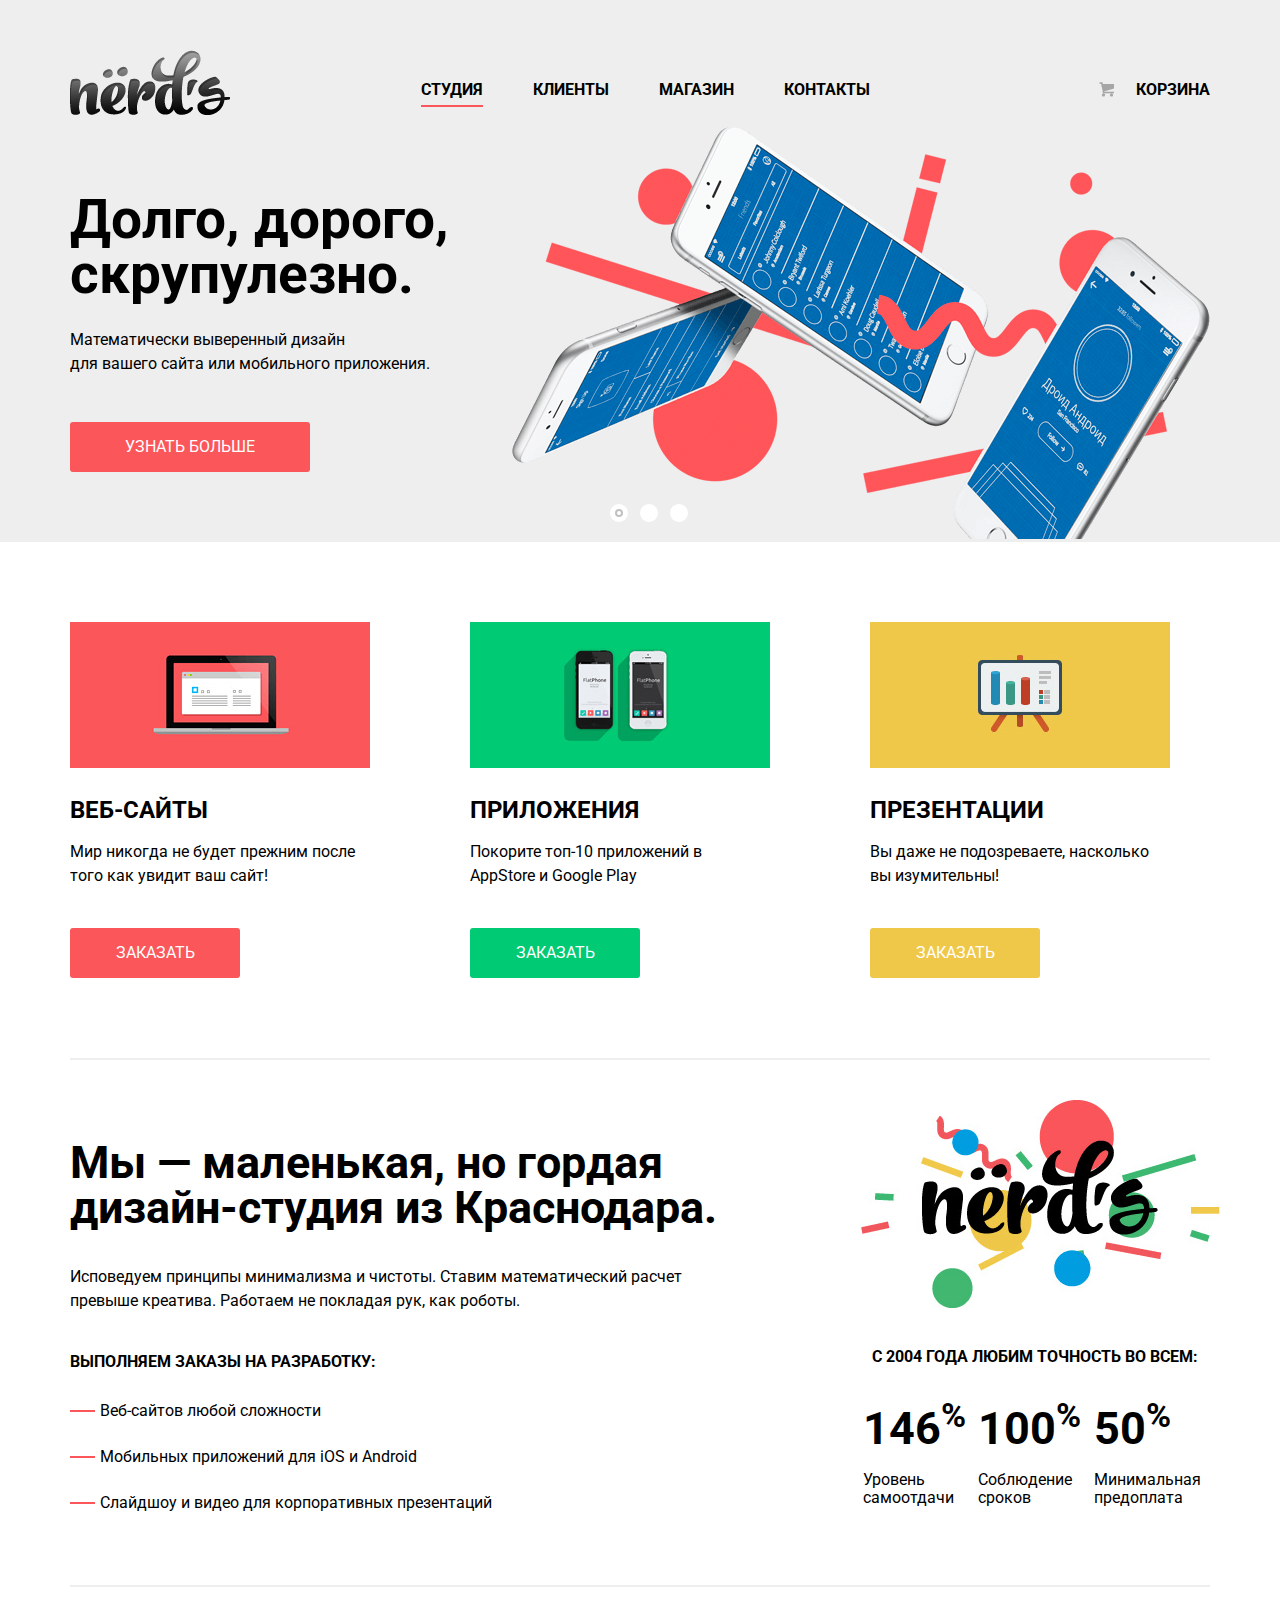
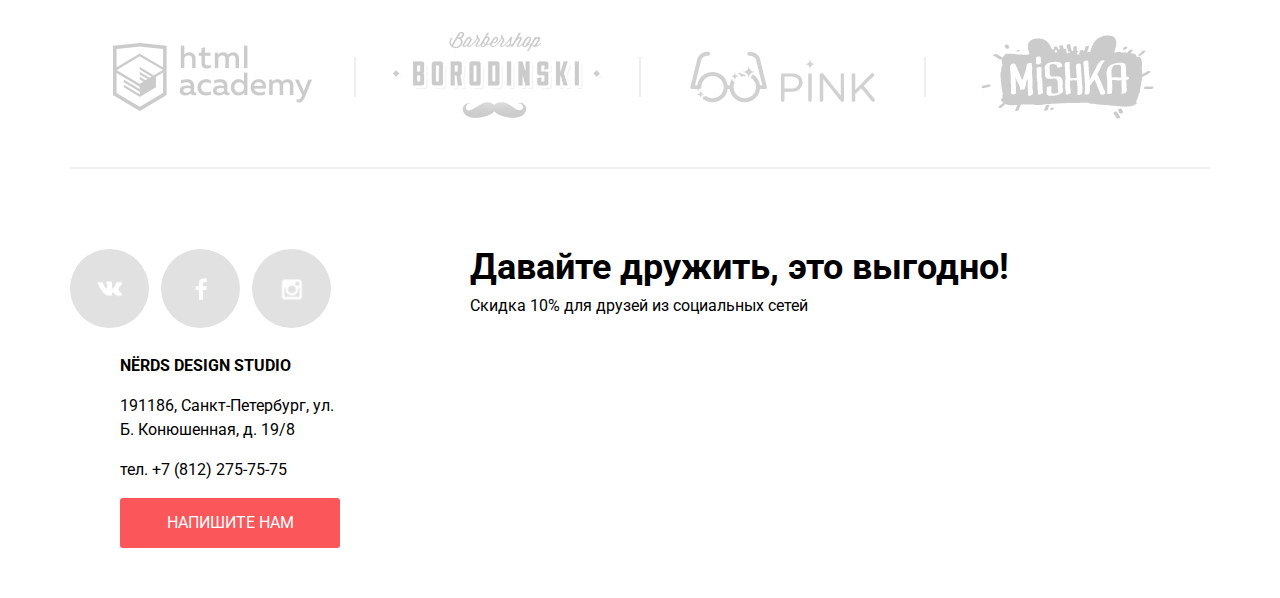
<file: nerds/index.html>
<!DOCTYPE html>
<html lang="ru">
  <head>
    <meta charset="utf-8">
    <meta name="format-detection" content="telephone=no">
    <link rel="stylesheet" href="css/normalize.css">
    <link rel="stylesheet" href="https://fonts.googleapis.com/css?family=Roboto:400,700,400i,700i&amp;subset=cyrillic">
    <link rel="stylesheet" href="css/style.css">
    <title>Дизайн-студия NЁRDS</title>
  </head>
  <body>
    <header class="index-header">
      <div class="container clearfix">
        <a class="header-logo">
          <h1 class="header-logo-text hidden">Нёрдс</h1>
          <img src="img/header-logo.png" alt="Нёрдс">
        </a>
        <nav class="header-menu">
          <ul>
            <li class="active"><a>Студия</a></li>
            <li><a href="">Клиенты</a></li>
            <li><a href="catalog.html">Магазин</a></li>
            <li><a href="">Контакты</a></li>
          </ul>
        </nav>
        <a class="header-cart" href="">Корзина</a>
      </div>
      <div class="info-slider container">
        <input class="hidden" type="radio" name="info-slider-toggle" id="info-slider-toggle-1" checked>
        <input class="hidden" type="radio" name="info-slider-toggle" id="info-slider-toggle-2">
        <input class="hidden" type="radio" name="info-slider-toggle" id="info-slider-toggle-3">
        <label for="info-slider-toggle-1">Слайд 1</label>
        <label for="info-slider-toggle-2">Слайд 2</label>
        <label for="info-slider-toggle-3">Слайд 3</label>
        <div class="info-slide info-slide-1">
          <b>
            Долго, дорого,
            скрупулезно.
          </b>
          <p>
            Математически выверенный дизайн
            <br>для вашего сайта или мобильного приложения.
          </p>
          <a class="btn" href="">Узнать больше</a>
        </div>
        <div class="info-slide info-slide-2">
          <b>
            Любим математику
            как никто другой
          </b>
          <p>
            Никакого креатива, только математические формулы
            для расчета идеальных пропорций.
          </p>
          <a class="btn" href="">Узнать больше</a>
        </div>
        <div class="info-slide info-slide-3">
          <b>
            Только ночь,
            только хардкор
          </b>
          <p>
            Работать днем, как все? Мы против этого.
            <br>Ближе к полуночи работа только начинается.
          </p>
          <a class="btn" href="">Узнать больше</a>
        </div>
      </div>
    </header>
    <main>
      <section class="product-types container">
        <div class="product-types-indent">
          <div class="product-type websites">
            <h2>Веб-сайты</h2>
            <p>
              Мир никогда не будет прежним
              после того как увидит ваш сайт!
            </p>
              <a class="btn" href="">Заказать</a>
          </div>
          <div class="product-type applications">
            <h2>Приложения</h2>
            <p>
              Покорите топ-10 приложений в
              AppStore и Google Play
            </p>
              <a class="btn" href="">Заказать</a>
          </div>
          <div class="product-type presentations">
            <h2>Презентации</h2>
            <p>
              Вы даже не подозреваете,
              насколько вы изумительны!
            </p>
              <a class="btn" href="">Заказать</a>
          </div>
        </div>
      </section>
      <section class="about-us container clearfix">
        <div class="about-us-description">
          <strong>
            Мы &mdash; маленькая, но гордая
            дизайн-студия из Краснодара.
          </strong>
          <p>
            Исповедуем принципы минимализма и чистоты. Ставим математический расчет
            превыше креатива. Работаем не покладая рук, как роботы.
          </p>
          <b>Выполняем заказы на разработку:</b>
          <ul class="order-types">
            <li>Веб-сайтов любой сложности</li>
            <li>Мобильных приложений для iOS и Android</li>
            <li>Слайдшоу и видео для корпоративных презентаций</li>
          </ul>
        </div>
        <div class="about-us-statistics">
          <img src="img/statistics-logo.png" alt="Нёрдс">
          <b>C 2004 года любим точность во всем:</b>
          <table>
            <tr>
              <th>146<sup>%</sup></th>
              <th>100<sup>%</sup></th>
              <th>50<sup>%</sup></th>
            </tr>
            <tr>
              <td>Уровень самоотдачи</td>
              <td>Соблюдение сроков</td>
              <td>Минимальная предоплата</td>
            </tr>
          </table>
        </div>
      </section>
      <section class="our-clients container">
        <ul>
          <li><a href=""><img src="img/client-htmlacademy.png" width="199" height="68" alt="html academy"></a></li>
          <li><a href=""><img src="img/client-borodinski.png" width="209" height="90" alt="BORODINSKI"></a></li>
          <li><a href=""><img src="img/client-pink.png" width="185" height="52" alt="PINK"></a></li>
          <li><a href=""><img src="img/client-mishka.png" width="173" height="84" alt="MiSHKA"></a></li>
        </ul>
      </section>
    </main>
    <footer>
      <section class="footer-contacts">
        <div class="container clearfix">
          <div class="footer-contacts-window">
            <b>NЁRDS DESIGN STUDIO</b>
            <p>
              191186, Санкт-Петербург,
              ул. Б. Конюшенная, д. 19/8
            </p>
            <p>
              тел. +7 (812) 275-75-75
            </p>
            <a class="btn" href="write-us.html">Напишите нам</a>
          </div>
        </div>
      </section>
      <section class="footer-social container clearfix">
        <div class="footer-social-icons">
          <a class="footer-vk" href="">VK</a>
          <a class="footer-fb" href="">facebook</a>
          <a class="footer-ig" href="">Instagram</a>
        </div>
        <div class="footer-social-offer">
          <b>Давайте дружить, это выгодно!</b>
          <p>
            Скидка 10% для друзей из социальных сетей
          </p>
        </div>
      </section>
    </footer>
  </body>
</html>
</file>
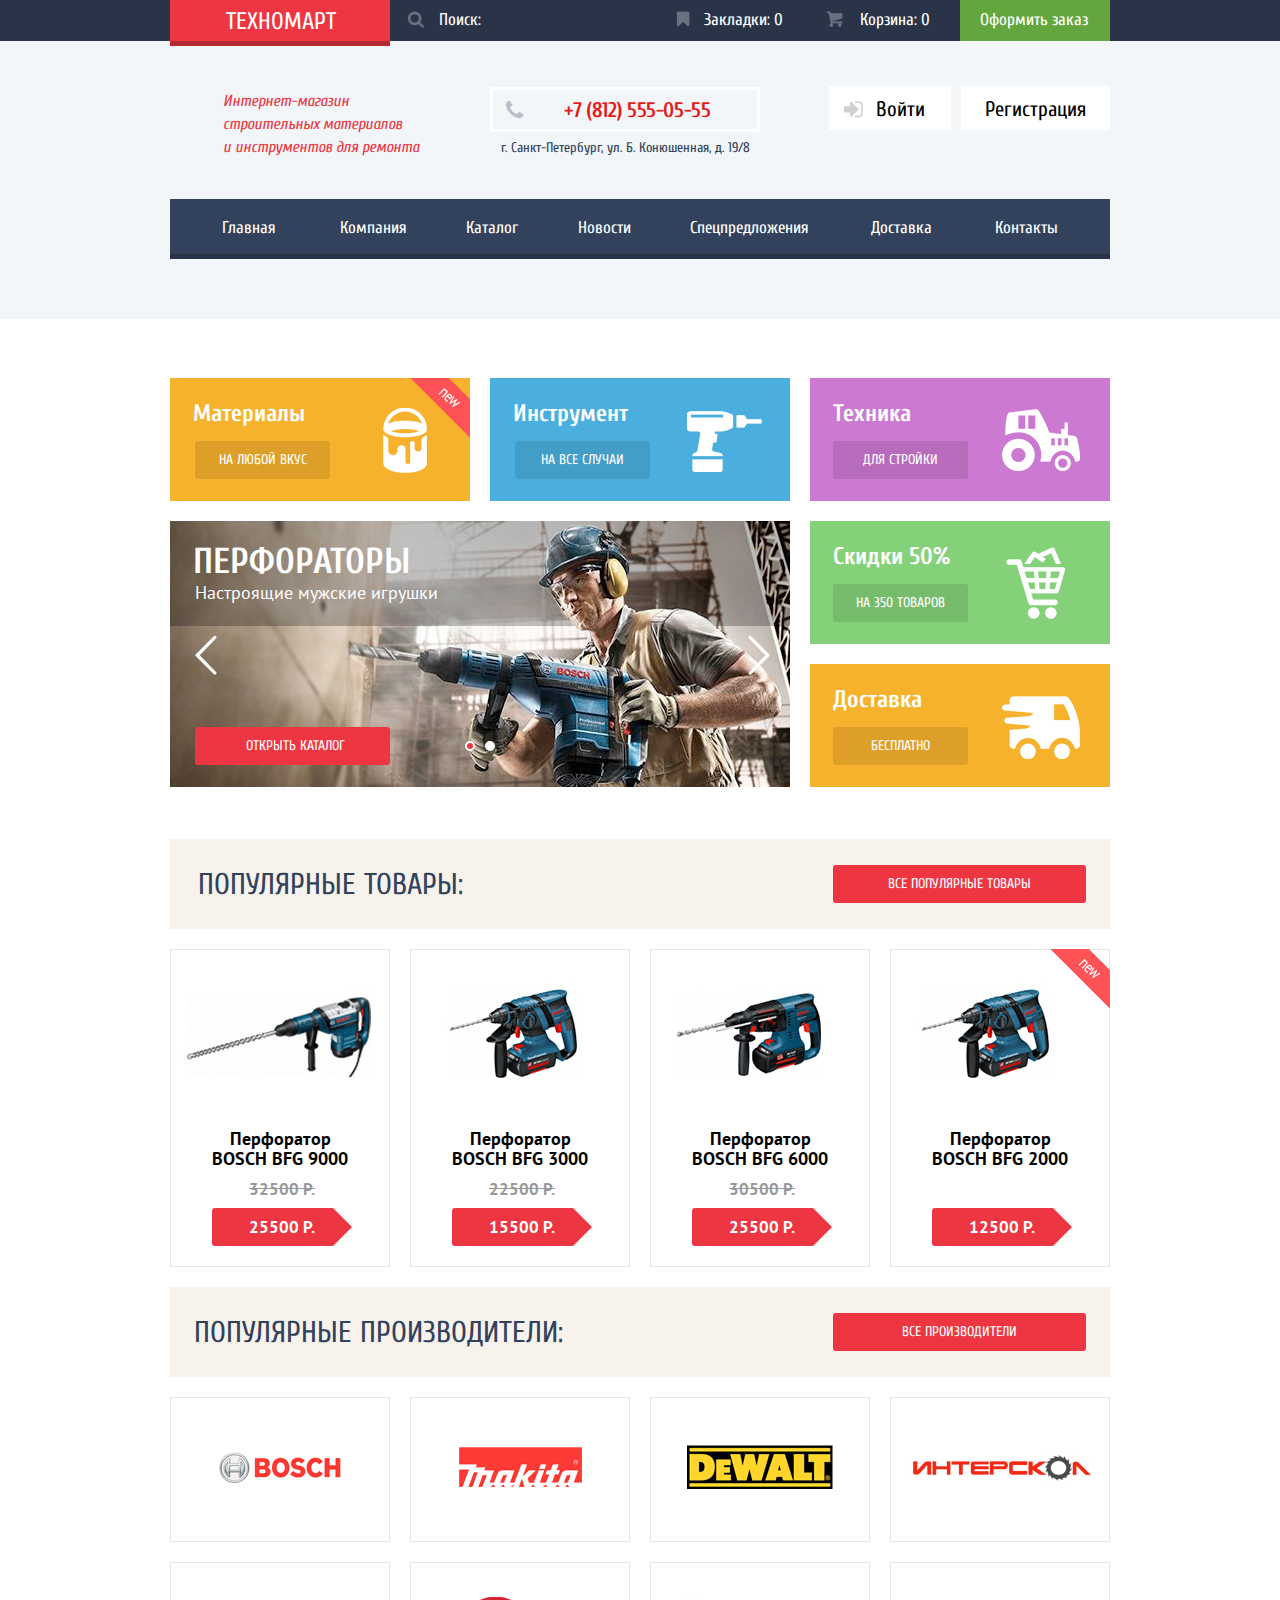
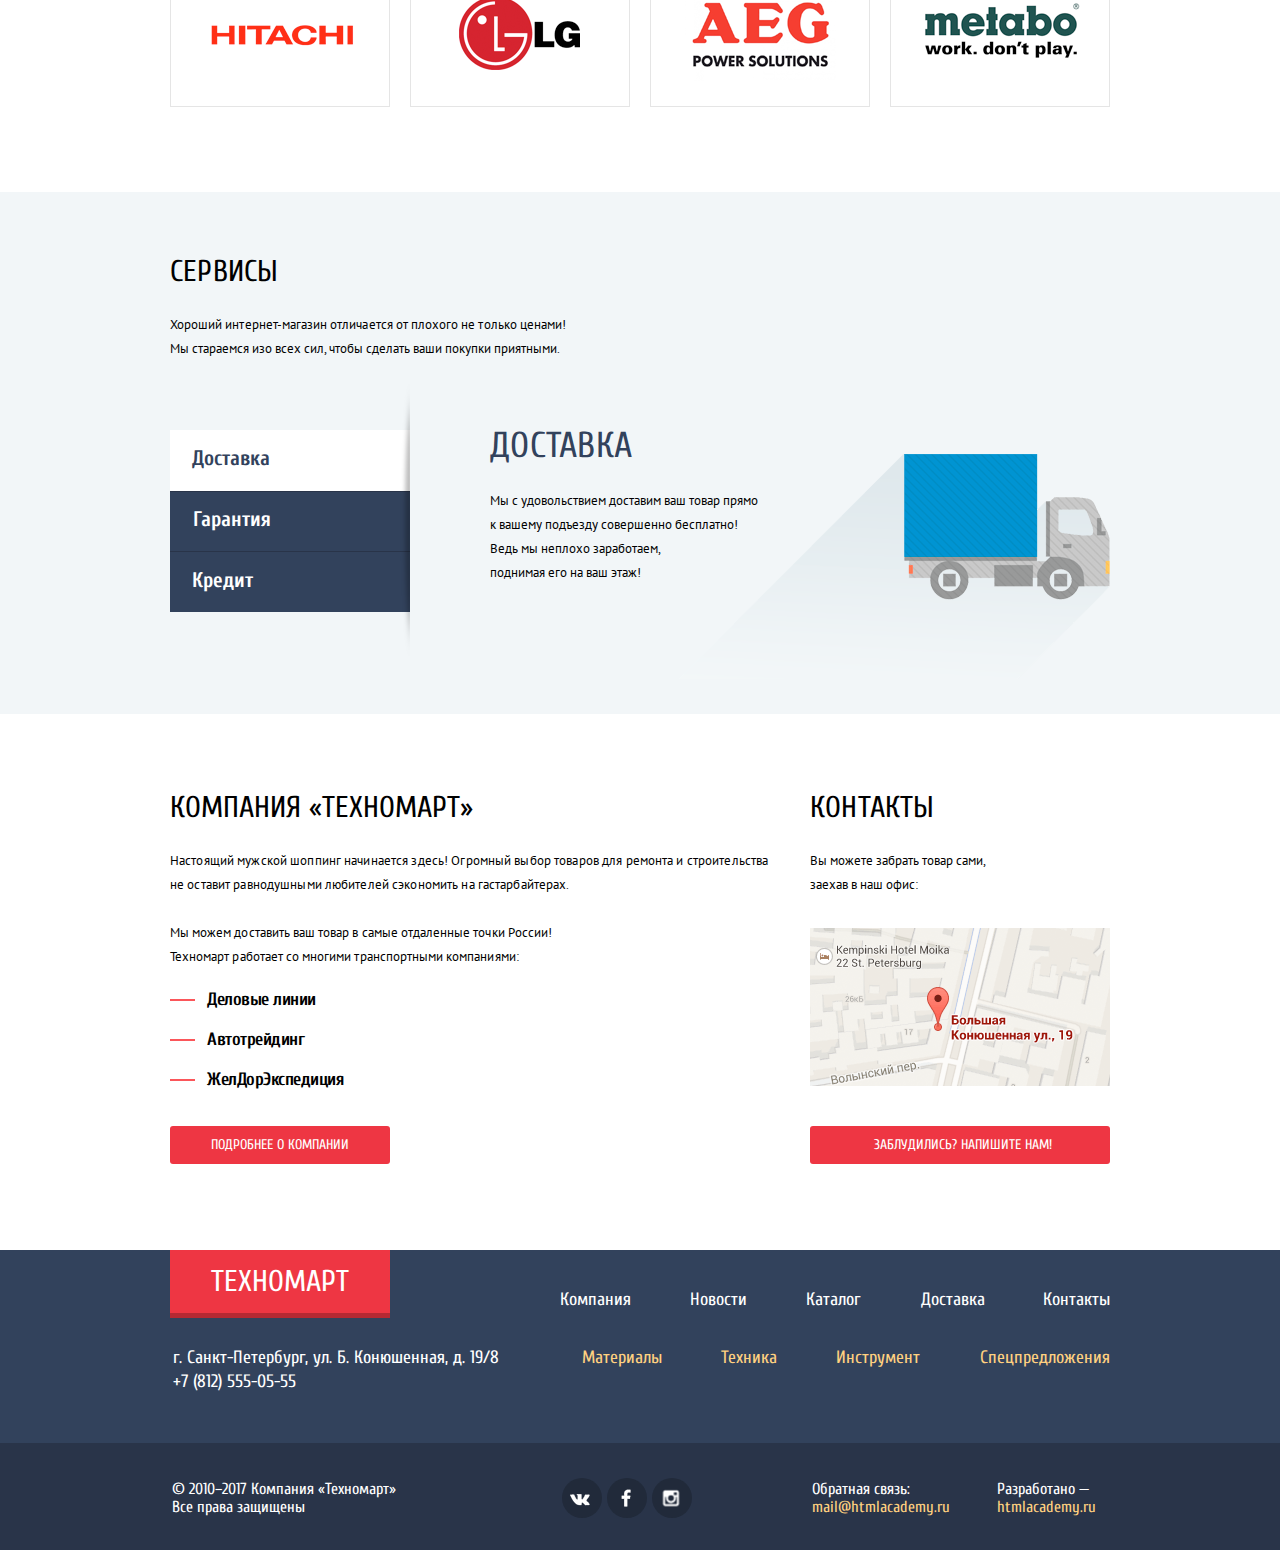
<file: technomart/index.html>
<!DOCTYPE html>
<html lang="ru">
  <head>
    <meta charset="utf-8">
    <meta name="format-detection" content="telephone=no">
    <link rel="stylesheet" href="css/normalize.css">
    <link rel="stylesheet" href="https://fonts.googleapis.com/css?family=Cuprum:400,400i,700%7CPT+Sans:400,700&amp;subset=cyrillic">
    <link rel="stylesheet" href="css/style-min.css">
    <title>HTML Academy: Техномарт</title>
  </head>
  <body>
    <header>
      <div class="header-top"> <!--Верхняя узкая плашка с тёмно-синим фоном-->
        <div class="container clearfix">
          <a class="header-logo">
            <h1>Техномарт</h1>
          </a>
          <form class="header-search-form" action="https://echo.htmlacademy.ru" method="get"> <!--Поиск-->
            <input class="header-search-field" type="text" name="q" id="header-search-field" placeholder="Поиск:">
            <div class="header-search-icon"></div>
            <label class="hidden" for="header-search-field">Строка поиска:</label>
            <input class="hidden" type="submit" value="Найти">
          </form>
          <div class="header-references">
            <a class="header-bookmarks" href="#">Закладки: <span class="bookmarks-count">0</span></a>
            <a class="header-cart" href="#">Корзина: <span class="cart-count">0</span></a>
            <a class="header-order" href="#">Оформить заказ</a>
          </div>
        </div>
      </div>
      <div class="header-main"> <!--Вторая сверху широкая плашка с личным кабинетом, главным меню и светло-голубым фоном-->
        <div class="container clearfix">
          <h2 class="header-description">
            Интернет-магазин строительных материалов
            и&nbsp;инструментов для ремонта
          </h2>
          <div class="header-contacts">
            <a class="header-phone" href="tel:+78125550555">+7 (812) 555-05-55</a>
            <p class="header-address">г. Санкт-Петербург, ул. Б. Конюшенная, д. 19/8</p>
          </div>
          <div class="user-menu user-menu-top">
            <a class="user-login" href="#">Войти</a>
            <a class="user-register no-icon" href="#">Регистрация</a>
          </div>
        </div>
        <nav class="main-menu container">
          <ul>
            <li class="main-menu-item"><a>Главная</a></li>
            <li class="main-menu-item"><a href="#">Компания</a></li>
            <li class="main-menu-item"><a href="category.html">Каталог</a></li>
            <li class="main-menu-item"><a href="#">Новости</a></li>
            <li class="main-menu-item"><a href="#">Спецпредложения</a></li>
            <li class="main-menu-item"><a href="#">Доставка</a></li>
            <li class="main-menu-item"><a href="#">Контакты</a></li>
          </ul>
        </nav>
      </div>
    </header>
    <main class="main-index">
      <div class="container"> <!--Первый блок центрирования (до раздела Сервисы)-->
        <section class="highlights clearfix">
          <div class="highlight highlight-materials new">
            <b>Материалы</b>
            <a class="btn" href="#">На любой вкус</a>
          </div>
          <div class="highlight highlight-equipment">
            <b>Инструмент</b>
            <a class="btn" href="#">На все случаи</a>
          </div>
          <div class="highlight highlight-vehicles">
            <b>Техника</b>
            <a class="btn additional-shift" href="#">Для стройки</a>
          </div>
          <div class="highlights-slider">
            <input type="radio" name="highlights-toggle" id="highlights-toggle-perforators" checked>
            <input type="radio" name="highlights-toggle" id="highlights-toggle-drills">
            <!--Кружочки переключения слайдов внизу-->
            <label class="highlights-slider-legend" for="highlights-toggle-perforators"></label>
            <label class="highlights-slider-legend" for="highlights-toggle-drills"></label>
            <!--Стрелочки перехода по слайдам-->
            <label class="highlights-slider-previous"></label>
            <label class="highlights-slider-next"></label>
            <!--Слайды-->
            <div class="highlights-slide highlight-slide-perforators">
              <b>Перфораторы</b>
              <p>Настроящие мужские игрушки</p>
              <a class="btn" href="category.html">Открыть каталог</a>
            </div>
            <div class="highlights-slide highlight-slide-drills">
              <b>Дрели</b>
              <p>Соседям на радость!</p>
              <a class="btn" href="#">Открыть каталог</a>
            </div>
          </div>
          <div class="highlight highlight-discounts">
            <b>Скидки 50%</b>
            <a class="btn additional-shift" href="#">На 350 товаров</a>
          </div>
          <div class="highlight highlight-delivery">
            <b>Доставка</b>
            <a class="btn  additional-shift" href="#">Бесплатно</a>
          </div>
        </section>
      </div>
      <div class="container">
        <section class="popular-products">
          <div class="popular-header clearfix"> <!--Серо-розовая плашка-->
            <a class="btn" href="#">Все популярные товары</a>
            <h3>Популярные товары:</h3>
          </div>
          <div class="products-catalog clearfix"> <!--4 столбца, 1 строка-->
            <article class="products-catalog-item">
              <div class="product-actions"> <!--При наведении появляется поверх картинки-->
                <a class="btn add-to-cart" href="cart.html">Купить</a>
                <a class="btn add-to-bookmarks" href="#">В закладки</a>
              </div>
              <img src="img/product-bosch-bfg-9000.jpg" width="200" height="150" alt="Фото товара">
              <h4 class="product-name">Перфоратор BOSCH BFG 9000</h4>
              <span class="old-price">32500 Р.</span>
              <span class="current-price">25500 Р.</span>
            </article>
            <article class="products-catalog-item">
              <div class="product-actions">
                <a class="btn add-to-cart" href="cart.html">Купить</a>
                <a class="btn add-to-bookmarks" href="#">В закладки</a>
              </div>
              <img src="img/product-bosch-bfg-3000.jpg" width="200" height="150" alt="Фото товара">
              <h4 class="product-name">Перфоратор BOSCH BFG 3000</h4>
              <span class="old-price">22500 Р.</span>
              <span class="current-price">15500 Р.</span>
            </article>
            <article class="products-catalog-item">
              <div class="product-actions">
                <a class="btn add-to-cart" href="cart.html">Купить</a>
                <a class="btn add-to-bookmarks" href="#">В закладки</a>
              </div>
              <img src="img/product-bosch-bfg-6000.jpg" width="200" height="150" alt="Фото товара">
              <h4 class="product-name">Перфоратор BOSCH BFG 6000</h4>
              <span class="old-price">30500 Р.</span>
              <span class="current-price">25500 Р.</span>
            </article>
            <article class="products-catalog-item new">
              <div class="product-actions">
                <a class="btn add-to-cart" href="cart.html">Купить</a>
                <a class="btn add-to-bookmarks" href="#">В закладки</a>
              </div>
              <img class="bfg-2000" src="img/product-bosch-bfg-3000.jpg" width="200" height="150" alt="Фото товара">
              <h4 class="product-name">Перфоратор BOSCH BFG 2000</h4>
              <span class="old-price"></span> <!--Убрал класс hidden, т.к. по идее должно быть достаточно пустого содержания-->
              <span class="current-price">12500 Р.</span>
            </article>
          </div>
        </section>
      </div>
      <div class="container">
        <section class="popular-producers">
          <div class="popular-header clearfix"> <!--Серо-розовая плашка-->
            <a class="btn" href="#">Все производители</a>
            <h3>Популярные производители:</h3>
          </div>
          <div class="producers-catalog clearfix"> <!--4 столбца, 2 строки-->
            <a class="producers-catalog-item producer-bosch" href="#">
              <img src="img/producer-bosch.png" width="126" height="37" alt="BOSCH">
            </a>
            <a class="producers-catalog-item producer-makita" href="#">
              <img src="img/producer-makita.png" width="123" height="40" alt="Makita">
            </a>
            <a class="producers-catalog-item producer-dewalt" href="#">
              <img src="img/producer-dewalt.png" width="146" height="44" alt="DeWalt">
            </a>
            <a class="producers-catalog-item producer-interskol" href="#">
              <img src="img/producer-interskol.png" width="184" height="32" alt="ИНТЕРСКОЛ">
            </a>
            <a class="producers-catalog-item producer-hitachi" href="#">
              <img src="img/producer-hitachi.png" width="169" height="31" alt="Hitachi">
            </a>
            <a class="producers-catalog-item producer-lg" href="#">
              <img src="img/producer-lg.png" width="121" height="73" alt="LG">
            </a>
            <a class="producers-catalog-item producer-aeg" href="#">
              <img src="img/producer-aeg.png" width="151" height="96" alt="AEG">
            </a>
            <a class="producers-catalog-item producer-metabo" href="#">
              <img src="img/producer-metabo.png" width="204" height="69" alt="Metabo">
            </a>
          </div>
        </section>
      </div>
      <section class="services">
        <div class="container">
          <h3 class="section-header">Сервисы</h3>
          <p class="section-content">
            <span class="condensed-light">Хороший интернет-магазин отличается от плохого не только ценами!</span>
          </p>
          <p class="section-content">
            Мы стараемся изо всех сил, чтобы сделать ваши покупки приятными.
          </p>
          <div class="services-slider clearfix">
            <input class="hidden" type="radio" name="services-toggle" id="services-toggle-delivery" checked>
            <input class="hidden" type="radio" name="services-toggle" id="services-toggle-guaranty">
            <input class="hidden" type="radio" name="services-toggle" id="services-toggle-loan">
            <div class="services-slide services-slide-delivery">
              <b>Доставка</b>
              <p>
                Мы с удовольствием доставим ваш товар прямо
                <br>к вашему подъезду совершенно бесплатно!
              <p>
                Ведь мы неплохо заработаем,
                <br>поднимая его на ваш этаж!
              </p>
            </div>
            <div class="services-slide services-slide-guaranty">
              <b>Гарантия</b>
              <p>
                Если купленный у нас товар поломается или заискрит,
                <br>а также в случае пожара, спровоцированного его возгоранием,
                вы&nbsp;всегда можете быть уверены в нашей гарантии. Мы обменяем
                сгоревший товар на новый.
                <br>Дом уж восстановите как-нибудь сами.
              </p>
            </div>
            <div class="services-slide services-slide-loan">
              <b>Кредит</b>
              <p>
                Залезть в долговую яму стало проще!
                <br>Кредитные консультанты придут вам на помощь.
              </p>
              <a class="btn" href="#">Отправить заявку</a>
            </div>
            <label for="services-toggle-delivery">Доставка</label>
            <label for="services-toggle-guaranty">Гарантия</label>
            <label for="services-toggle-loan">Кредит</label>
          </div>
        </div>
      </section>
      <section class="about-us container clearfix">
        <div class="brief-description">
          <h3 class="section-header">Компания &laquo;Техномарт&raquo;</h3>
          <p class="section-content big-margin">
            <span class="condensed-lightest">
              Настоящий мужской шоппинг начинается здесь! Огромный выбор товаров для ремонта&nbsp;и
              строительства не оставит равнодушными любителей сэкономить на гастарбайтерах.
            </span>
          </p>
          <p class="section-content">
            <span class="condensed-light">Мы можем доставить ваш товар в самые отдаленные точки России!</span>
          </p>
          <p class="section-content">
            <span class="condensed-light">Техномарт работает со многими транспортными компаниями:</span>
          </p>
          <ul class="transport-partners">
            <li>Деловые линии</li>
            <li>Автотрейдинг</li>
            <li>ЖелДорЭкспедиция</li>
          </ul>
          <a class="btn" href="#">Подробнее о компании</a>
        </div>
        <div class="brief-contacts">
          <h3 class="section-header">Контакты</h3>
          <p class="section-content">
            Вы можете забрать товар сами,
            заехав в наш офис:
          </p>
          <a class="road-map-small" href="contacts.html">
            <img src="img/road-map-small.png" width="300" height="158" alt="Большая Конюшенная ул., 19"> <!--Вырезка карты-->
          </a>
          <a class="btn write-us" href="feedback.html">Заблудились? Напишите нам!</a>
        </div>
      </section>
    </main>
    <footer>
      <div class="footer-main"> <!--Плашка с нижним меню-->
        <div class="container clearfix">
          <div class="footer-left"> <!--Часть с логотипом и контактной информацией-->
            <div class="footer-logo">
                Техномарт
            </div>
            <div class="footer-contacts">
              <div class="footer-address">г. Санкт-Петербург, ул. Б. Конюшенная, д. 19/8</div>
              <div class="footer-phone">+7 (812) 555-05-55</div>
            </div>
          </div>
          <div class="footer-right"> <!--Часть с двумя менюшками-->
            <nav class="footer-menu">
              <ul>
                <li><a href="#">Компания</a></li>
                <li><a href="#">Новости</a></li>
                <li><a href="category.html">Каталог</a></li>
                <li><a href="#">Доставка</a></li>
                <li><a href="#">Контакты</a></li>
              </ul>
            </nav>
            <nav class="footer-menu additional-menu">
              <ul>
                <li><a href="#">Материалы</a></li>
                <li><a href="#">Техника</a></li>
                <li><a href="#">Инструмент</a></li>
                <li><a href="#">Спецпредложения</a></li>
              </ul>
            </nav>
          </div>
        </div>
      </div>
      <div class="footer-bottom"> <!--Тёмно-синяя плашка в самом низу страницы-->
        <div class="container clearfix">
          <div class="copyright">
            <div class="copyright-header">&copy; 2010&ndash;2017 Компания &laquo;Техномарт&raquo;</div>
            Все права защищены
          </div>
          <div class="social">
            <a class="social-vk" href="#">VK</a>
            <a class="social-fb" href="#">Facebook</a>
            <a class="social-ig" href="#">Instagram</a>
          </div>
          <div class="feedback">
            <div class="feedback-header">Обратная связь:</div>
            <a class="text-link" href="mailto:mail@htmlacademy.ru">mail@htmlacademy.ru</a>
          </div>
          <div class="developer">
            <div class="developer-header">Разработано &mdash;</div>
            <a class="text-link" href="https://htmlacademy.ru/intensive/htmlcss">htmlacademy.ru</a>
          </div>
        </div>
      </div>
    </footer>
    <div class="pop-up-cart-plus"> <!--Уведомление о добавлении в корзину-->
      <button class="pop-up-close" name="cart-plus-close"></button> <!--Крестик, закрывающий форму-->
      <div class="pop-up-container">
        <b class="cart-plus-notification">Товар добавлен в корзину!</b>
      </div>
      <div class="pop-up-container pop-up-footer"> <!--Нижняя серая часть-->
        <a class="btn" href="#">Оформить заказ</a>
        <button class="btn btn-weak" name="cart-plus-continue">Продолжить покупки</button>
      </div>
    </div>
    <div class="pop-up-write-us"> <!--Форма обратной связи-->
      <button class="pop-up-close" name="write-us-close"></button>
      <form class="feedback-form" action="https://echo.htmlacademy.ru" method="post">
        <div class="pop-up-container">
          <div class="feedback-left-half"> <!--Половина ширины слева-->
            <label for="feedback-name">Ваше имя:</label>
            <input class="feedback-input" type="text" name="name" id="feedback-name" placeholder="Представьтесь, пожалуйста">
          </div>
          <div class="feedback-right-half"> <!--Половина ширины справа-->
            <label for="feedback-email">Ваш e-mail:</label>
            <input class="feedback-input" type="email" name="email" id="feedback-email" placeholder="Для отправки ответа">
          </div>
          <label class="clear-both" for="feedback-text">Текст письма:</label>
          <textarea class="feedback-input" rows="4" name="text" id="feedback-text" placeholder="В свободной форме"></textarea>
        </div>
        <div class="pop-up-container pop-up-footer"> <!--Нижняя серая часть-->
          <input class="btn" type="submit" value="Отправить">
        </div>
      </form>
    </div>
    <div class="pop-up-road-map-big"> <!--Большая карта проезда-->
      <button class="pop-up-close" name="road-map-big-close"></button>
      <iframe src="https://www.google.com/maps/embed?pb=!1m18!1m12!1m3!1d1998.6037999040354!2d30.322010416394033!3d59.938716271971415!2m3!1f0!2f0!3f0!3m2!1i1024!2i768!4f13.1!3m3!1m2!1s0x4696310fca5ba729%3A0xea9c53d4493c879f!2sBolshaya+Konyushennaya+ul.%2C+19%2C+Sankt-Peterburg%2C+Russia%2C+191186!5e0!3m2!1sen!2s!4v1441888483426" width="940" height="446" style="border:0" allowfullscreen></iframe>
    </div>
    <script src="js/script-min.js"></script>
  </body>
</html>
</file>
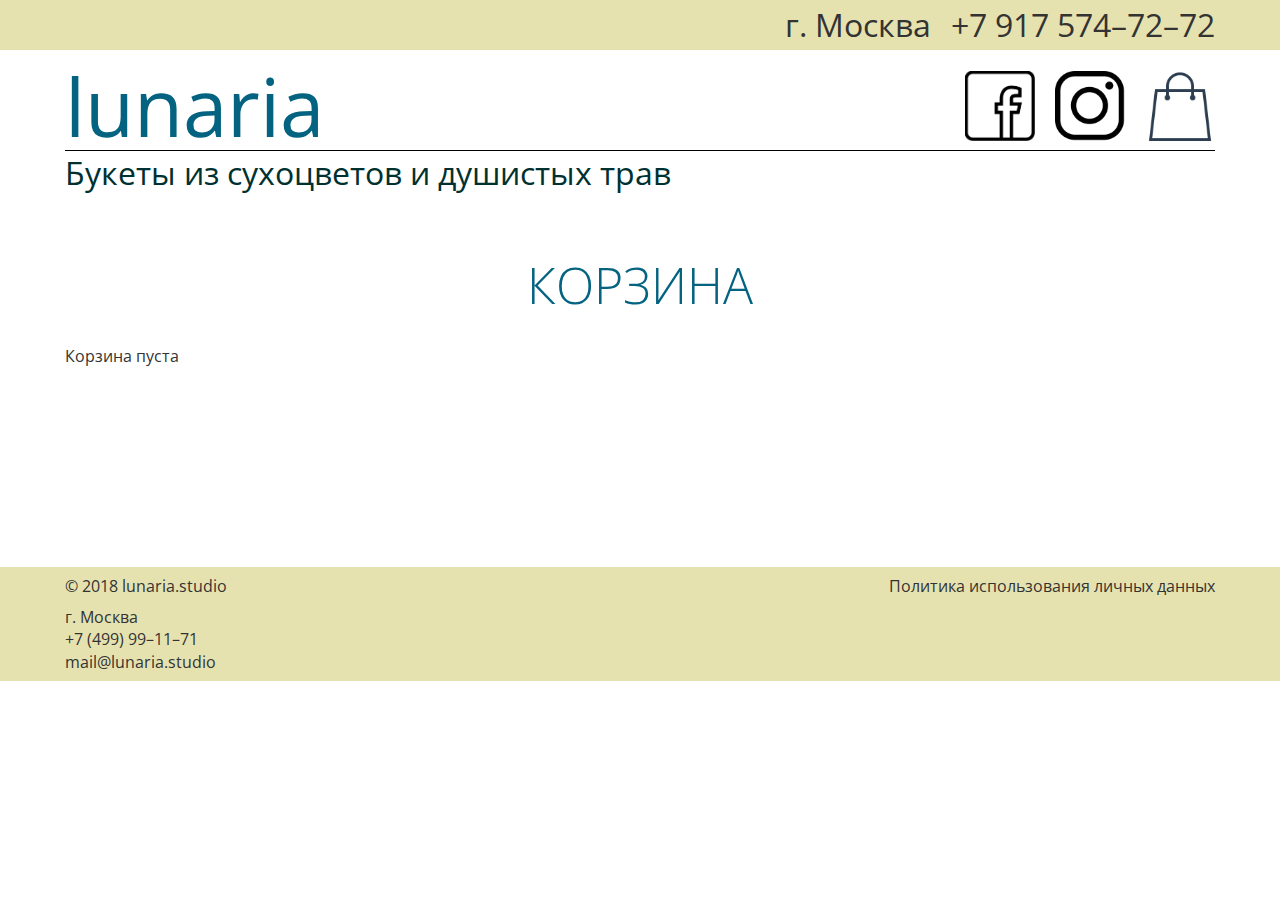
<file: lunaria/cart.html>
<!DOCTYPE html>
<html lang="ru">
<head>

<meta charset="utf-8">
<meta http-equiv="X-UA-Compatible" content="IE=edge">
<title>Lunaria — букеты из сухоцветов и душистых трав</title>
<meta name="description" content="Застывшая красота живых цветов, которые никогда не завянут">
<meta name="author" content="victor.kulibaba@gmail.com">
<meta name="keywords" content="букеты, подарки, сухоцветы">
<meta name="robots" content="all">
<meta name="document-state" content="static">
<meta name="revisit-after" content="30 days">

<meta name="rating" content="general">
<meta name="distribution" content="global">
<meta name="resource-type" content="document">

<meta name="format-detection" content="telephone=no">
<meta name="viewport" content="width=device-width, initial-scale=1">

<meta property="og:title" content="Lunaria — букеты, которые никогда не завянут">
<meta property="og:image" content="img/cotton_eucalyptus.png">
<meta property="og:description" content="Lunaria — букеты из сухоцветов и душистых трав, застывшая красота живых цветов, которые никогда не завянут.">
    
<!--<link rel="shortcut icon" href="favicon.ico" type="image/x-icon">
<link rel="apple-touch-icon" href="favicon.ico" type="image/x-icon">-->

<link href="https://fonts.googleapis.com/css?family=Open+Sans:300,400,400i,600,700&amp;subset=cyrillic" rel="stylesheet">
<link rel="stylesheet/less" type="text/css" href="css/lunaria.less">
<script type="text/javascript">less = { env: "development" };</script>
<script src="js/less.min.js" type="text/javascript"></script>
<script src="https://code.jquery.com/jquery-1.11.0.min.js" type="text/javascript" ></script>
<script src="js/wicart.js"  type="text/javascript" ></script>

</head>

<body>
    <script>
        var priceList = {
            "001" : {"id" : "001", "subid" : {}, "name" : "Хлопок и эвкалипт", "price" : "3500", "url" : "cotton_eucalyptus.html"},
            "002" : {"id" : "002", "subid" : {}, "name" : "Нигелла и ромашки", "price" : "3500", "url" : "nigella_chamomile.html"},
            "003" : {"id" : "003", "subid" : {}, "name" : "Полевые цветы и пшеница", "price" : "3500", "url" : "field_flowers_wheat.html"},
            "004" : {"id" : "004", "subid" : {}, "name" : "Лаванда и полынь", "price" : "3500", "url" : "lavender_wormwood.html"}
        };
    </script>
    <a class="mobile-call hidden-m hidden-l hidden-e just-link icon-phone" href="tel:+79175747272"><img src="img/icon_instagram.png" width="36" height="36" alt="Instagram"></a>
    <header class="bg-white">
        <div class="bg-alt hidden-x hidden-s">
            <div class="container">
                <div class="grid middle right header-top font-l">
                    <div class="cell">
                        г. Москва
                    </div>
                    <div class="cell">
                        <a class="just-link" href="tel:+79175747272">+7 917 574&ndash;72&ndash;72</a>
                    </div>
                </div>
            </div>
        </div>
        <div class="container header-main">
            <div class="grid middle header-middle">
                <div class="cell width-auto">
                    <a class="logo just-link font-xxl color-primary" href="index.html">lunaria</a>
                </div>
                <div class="cell hidden-x hidden-s">
                    <a class="just-link icon-fb" href="https://facebook.com"></a>
                </div>
                <div class="cell hidden-x hidden-s">
                    <a class="just-link icon-ig" href="https://instagram.com"></a>
                </div>
                <div class="cell hidden-x hidden-s">
                    <a data-cart id="basketwidjet" class="just-link icon-cart" href="cart.html"><span class="font-l">4</span></a>
                </div>
            </div>
            <div class="line-full hidden-x hidden-s"></div>
            <div class="header-bottom">
                <h1 class="color-secondary no-margin">Букеты из сухоцветов и душистых трав</h1>
            </div>
        </div>
    </header>
    <main>
        <div class="container">
            <h2 class="text-center font-uppercase font-300">Корзина</h2>
            <div id="bcontainer" class="grid">
                <div class="cell width-1-2 width-x-full width-s-full">
                    <h3>Список товаров</h3>
                    <div id="goodsList">
                        <table class="btable" id="btable"></table>
                        <p class="font-l">Итого сумма: <b id="bsum"></b></p>
                    </div>
                </div>
                <div class="cell width-1-2 width-x-full width-s-full">
                    <h3>Данные покупателя</h3>
                    <form id="formToSend" onsubmit="return sendOrder(event);">
                        <p class="grid">
                            <div class="cell width-full"><label>*Имя</label></div>
                            <div class="cell width-full"><input id="fio" type="text" name="name" placeholder="Как к Вам обращаться?" required></div>
                        </p>
                        <p class="grid">
                            <div class="cell width-full"><label>*Телефон:</label></div>
                            <div class="cell width-full"><input id="phone" type="text" name="phone" placeholder="С кодом города/оператора" required></div>
                        </p>
                        <p class="grid">
                            <div class="cell width-full"><label>*Email:</label></div>
                            <div class="cell width-full"><input id="email" type="text" name="email" placeholder="В формате name@domain.zone" required></div>
                        <p class="grid">
                            <div class="cell width-full"><label>*Способ доставки:</label></div>
                            <div class="cell width-full"><select id="delivery" name="delivery">
                                <option value="Самовывоз">Самовывоз</option>
                                <option value="Доставка по адресу">Доставка по адресу</option>
                                <option value="Анонимная доставка">Анонимная доставка</option>
                            </select></div>
                        <p class="grid">
                            <div class="cell width-full"><label>Адрес:</label></div>    
                            <div class="cell width-full"><textarea id="address" rows="3" name="address" placeholder="Обязателен при доставке"></textarea></div>
                        </p>
                        <p class="grid">
                            <div class="cell width-full"><label>Дополнительная информация:</label></div>    
                            <div class="cell width-full"><textarea id="info" rows="3" name="info" placeholder="Вопросы и пожелания"></textarea></div>
                        </p>
                        <p><input class="btn" type="submit" value="Отправить заказ"></p>
                    </form>
            </div>
        </div>
    </main>
    <footer class="bg-alt hidden-x hidden-s">
        <div class="container">
            <div class="grid">
                <div class="cell width-auto">
                    <p>&copy; 2018 lunaria.studio</p>
                    <p>
                        г. Москва
                        <a class="just-link" href="tel:+7499991171">+7 (499) 99&ndash;11&ndash;71</a>
                        <a class="just-link" href="mailto:mail@lunaria.studio">mail@lunaria.studio</a>
                    </p>
                </div>
                <div class="cell">
                    <p>
                        <a class="just-link" href="policy.html">Политика использования личных данных</a>
                    </p>
                </div>
            </div>
        </div>
    </footer>
    <script src="js/lunaria.js" type="text/javascript"></script>
    <script>
        var cart;
        var config;
        var wiNumInputPrefID;
        $(document).ready(function(){  
            cart = new WICard("cart");
            config = {'clearAfterSend':true, 'showAfterAdd':false};
            cart.init("basketwidjet", config);
        });	
        document.addEventListener('visibilitychange', function(e) {
            cart.init("basketwidjet", config);
        }, false);
    </script>
</body>

</html>
</file>
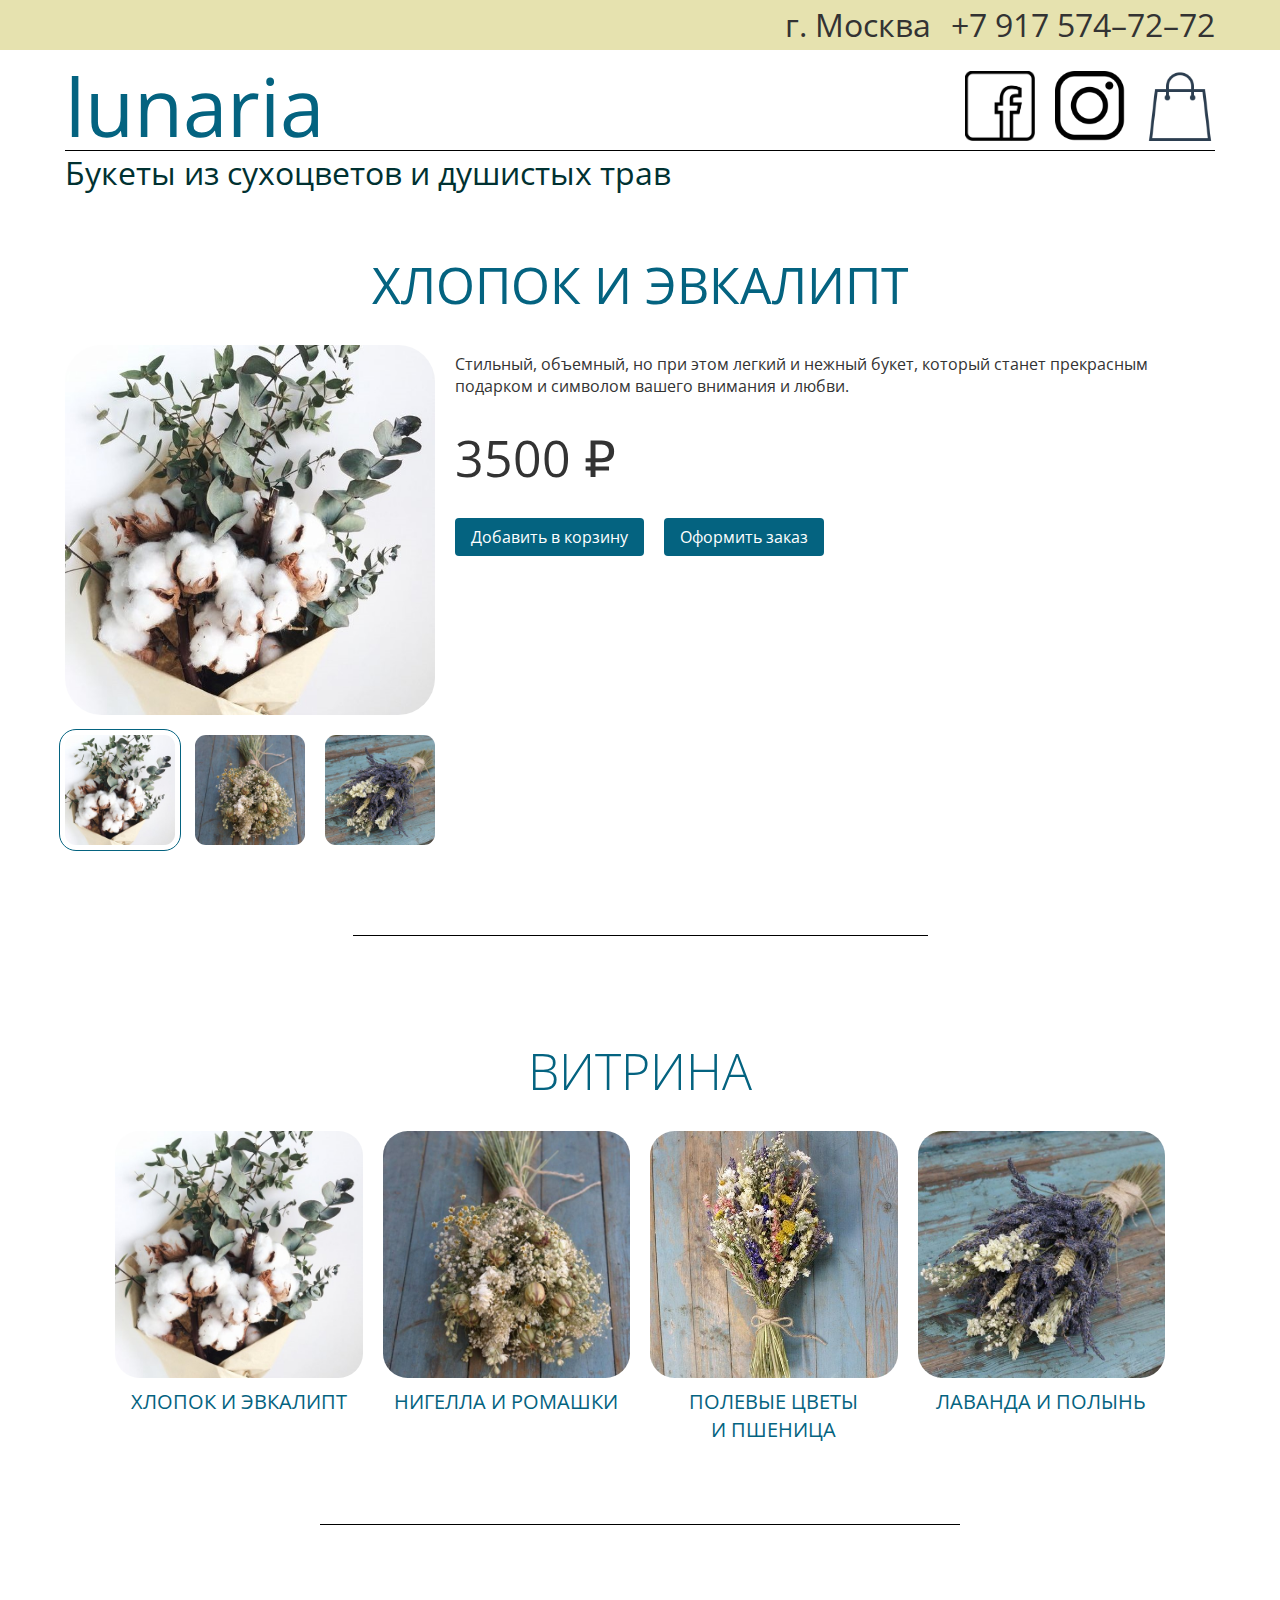
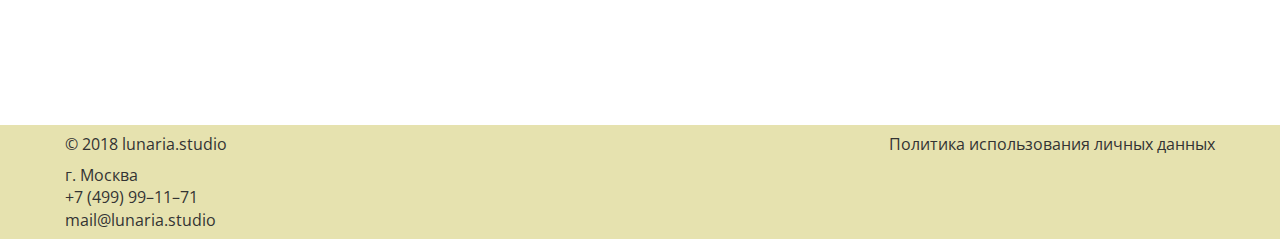
<file: lunaria/cotton_eucalyptus.html>
<!DOCTYPE html>
<html lang="ru">
<head>

<meta charset="utf-8">
<meta http-equiv="X-UA-Compatible" content="IE=edge">
<title>Lunaria — букеты из сухоцветов и душистых трав</title>
<meta name="description" content="Застывшая красота живых цветов, которые никогда не завянут">
<meta name="author" content="victor.kulibaba@gmail.com">
<meta name="keywords" content="букеты, подарки, сухоцветы">
<meta name="robots" content="all">
<meta name="document-state" content="static">
<meta name="revisit-after" content="30 days">

<meta name="rating" content="general">
<meta name="distribution" content="global">
<meta name="resource-type" content="document">

<meta name="format-detection" content="telephone=no">
<meta name="viewport" content="width=device-width, initial-scale=1">

<meta property="og:title" content="Lunaria — букеты, которые никогда не завянут">
<meta property="og:image" content="img/cotton_eucalyptus.png">
<meta property="og:description" content="Lunaria — букеты из сухоцветов и душистых трав, застывшая красота живых цветов, которые никогда не завянут.">
    
<!--<link rel="shortcut icon" href="favicon.ico" type="image/x-icon">
<link rel="apple-touch-icon" href="favicon.ico" type="image/x-icon">-->

<link href="https://fonts.googleapis.com/css?family=Open+Sans:300,400,400i,600,700&amp;subset=cyrillic" rel="stylesheet">
<link rel="stylesheet/less" type="text/css" href="css/lunaria.less">
<script type="text/javascript">less = { env: "development" };</script>
<script src="js/less.min.js" type="text/javascript"></script>
<script src="https://code.jquery.com/jquery-1.11.0.min.js" type="text/javascript" ></script>
<script src="js/wicart.js"  type="text/javascript" ></script>

</head>

<body>
    <script>
        var priceList = {
            "001" : {"id" : "001", "subid" : {}, "name" : "Хлопок и эвкалипт", "price" : "3500", "url" : "cotton_eucalyptus.html"},
            "002" : {"id" : "002", "subid" : {}, "name" : "Нигелла и ромашки", "price" : "3500", "url" : "nigella_chamomile.html"},
            "003" : {"id" : "003", "subid" : {}, "name" : "Полевые цветы и пшеница", "price" : "3500", "url" : "field_flowers_wheat.html"},
            "004" : {"id" : "004", "subid" : {}, "name" : "Лаванда и полынь", "price" : "3500", "url" : "lavender_wormwood.html"}
        };
    </script>
    <a class="mobile-call hidden-m hidden-l hidden-e just-link icon-phone" href="tel:+79175747272"><img src="img/icon_instagram.png" width="36" height="36" alt="Instagram"></a>
    <header class="bg-white">
        <div class="bg-alt hidden-x hidden-s">
            <div class="container">
                <div class="grid middle right header-top font-l">
                    <div class="cell">
                        г. Москва
                    </div>
                    <div class="cell">
                        <a class="just-link" href="tel:+79175747272">+7 917 574&ndash;72&ndash;72</a>
                    </div>
                </div>
            </div>
        </div>
        <div class="container header-main">
            <div class="grid middle header-middle">
                <div class="cell width-auto">
                    <a class="logo just-link font-xxl color-primary" href="index.html">lunaria</a>
                </div>
                <div class="cell hidden-x hidden-s">
                    <a class="just-link icon-fb" href="https://facebook.com"></a>
                </div>
                <div class="cell hidden-x hidden-s">
                    <a class="just-link icon-ig" href="https://instagram.com"></a>
                </div>
                <div class="cell hidden-x hidden-s">
                    <a data-cart class="just-link icon-cart" href="cart.html"><span class="font-l">4</span></a>
                </div>
            </div>
            <div class="line-full hidden-x hidden-s"></div>
            <div class="header-bottom">
                <h1 class="color-secondary no-margin">Букеты из сухоцветов и душистых трав</h1>
            </div>
        </div>
    </header>
    <main>
        <div class="container">
            <h2 class="text-center font-uppercase">Хлопок и эвкалипт</h2>
            <div class="grid nowrap wrap-x">
                <div class="cell width-1-3 width-x-full width-s-1-2">
                    <img src="img/cotton_eucalyptus.jpg" class="margin-bottom round-border" data-display="image">
                    <div class="grid wrap margin-wrap">
                        <div class="cell width-1-3">
                            <img class="round-border hover-opacity active" src="img/cotton_eucalyptus.jpg" data-thumb="image">
                        </div>
                        <div class="cell width-1-3">
                            <img class="round-border hover-opacity" src="img/nigella_chamomile.jpg" data-thumb="image">
                        </div>
                        <div class="cell width-1-3">
                            <img class="round-border hover-opacity" src="img/lavender_wormwood.jpg" data-thumb="image">
                        </div>
                    </div>
                </div>
                <div class="cell width-auto">
                    <p>
                        Стильный, объемный, но при
                        этом легкий и нежный букет,
                        который станет прекрасным
                        подарком и символом вашего
                        внимания и любви.
                    </p>
                    <p class="font-xl">3500 ₽</p>
                    <div class="grid margin-wrap">
                        <div class="cell">
                            <button data-add-to-cart onclick="cart.addToCart(this, '001', priceList['001'])">Добавить в корзину</button>
                        </div>
                        <div class="cell">
                            <a class="btn just-link" onclick="cart.addToCart(this, '001', priceList['001'])" href="cart.html">Оформить заказ</a>
                        </div>
                    </div>
                </div>
            </div>
            <div class="line-half"></div>
            <h2 class="text-center font-uppercase font-300">Витрина</h2>
            <div class="slider-products" data-slider>
            <div class="products-left" data-slide-left></div>
            <div class="products-right" data-slide-right></div>
            <div data-slides-container>
            <div class="grid nowrap wrap-x" data-slides>
                <div class="cell width-full width-s-1-2 width-m-1-3 width-l-1-3 width-e-1-4" data-slide>
                    <a class="just-link" href="cotton_eucalyptus.html">
                        <img src="img/cotton_eucalyptus.jpg">
                        <h3 class="text-center font-uppercase">Хлопок и&nbsp;эвкалипт</h3>
                    </a>
                </div>
                <div class="cell width-full hidden visible-x">
                    <div class="line-60"></div>
                </div>
                <div class="cell width-full width-s-1-2 width-m-1-3 width-l-1-3 width-e-1-4" data-slide>
                    <a class="just-link" href="nigella_chamomile.html">
                        <img src="img/nigella_chamomile.jpg">
                        <h3 class="text-center font-uppercase">Нигелла и&nbsp;ромашки</h3>
                    </a>
                </div>
                <div class="cell width-full hidden visible-x">
                    <div class="line-60"></div>
                </div>
                <div class="cell width-full width-s-1-2 width-m-1-3 width-l-1-3 width-e-1-4" data-slide>
                    <a class="just-link" href="field_flowers_wheat.html">
                        <img src="img/field_flowers_wheat.jpg">
                        <h3 class="text-center font-uppercase">Полевые цветы и&nbsp;пшеница</h3>
                    </a>
                </div>
                <div class="cell width-full hidden visible-x">
                    <div class="line-60"></div>
                </div>
                <div class="cell width-full width-s-1-2 width-m-1-3 width-l-1-3 width-e-1-4" data-slide>
                    <a class="just-link" href="lavender_wormwood.html">
                        <img src="img/lavender_wormwood.jpg">
                        <h3 class="text-center font-uppercase">Лаванда и&nbsp;полынь</h3>
                    </a>
                </div>
            </div>
            </div>
            </div>
        </div>
        <div class="line-half"></div>
    </main>
    <footer class="bg-alt hidden-x hidden-s">
        <div class="container">
            <div class="grid">
                <div class="cell width-auto">
                    <p>&copy; 2018 lunaria.studio</p>
                    <p>
                        г. Москва
                        <a class="just-link" href="tel:+7499991171">+7 (499) 99&ndash;11&ndash;71</a>
                        <a class="just-link" href="mailto:mail@lunaria.studio">mail@lunaria.studio</a>
                    </p>
                </div>
                <div class="cell">
                    <p>
                        <a class="just-link" href="policy.html">Политика использования личных данных</a>
                    </p>
                </div>
            </div>
        </div>
    </footer>
    <div class="mobile-footer grid no-margin hidden-m hidden-l hidden-e">
        <div class="cell icon-info width-1-4" data-modal-full="section-info"></div>
        <div class="cell icon-delivery width-1-4" data-modal-full="section-payment-delivery"></div>
        <div class="cell icon-contacts width-1-4" data-modal-full="section-contacts"></div>
        <a data-cart class="cell icon-cart width-1-4" href="cart.html"><span class="font-l">4</span></a>
    </div>
    <script src="js/lunaria.js" type="text/javascript"></script>
    <script>
        var cart;
        var config;
        var wiNumInputPrefID;
        /* WI-GLOBAL-VARS */
        $(document).ready(function(){  
            cart = new WICard("cart");
            config = {'clearAfterSend':true, 'showAfterAdd':false};
            cart.init("basketwidjet", config);
        });	
        document.addEventListener('visibilitychange', function(e) {
            cart.init("basketwidjet", config);
        }, false);
    </script>
</body>

</html>
</file>
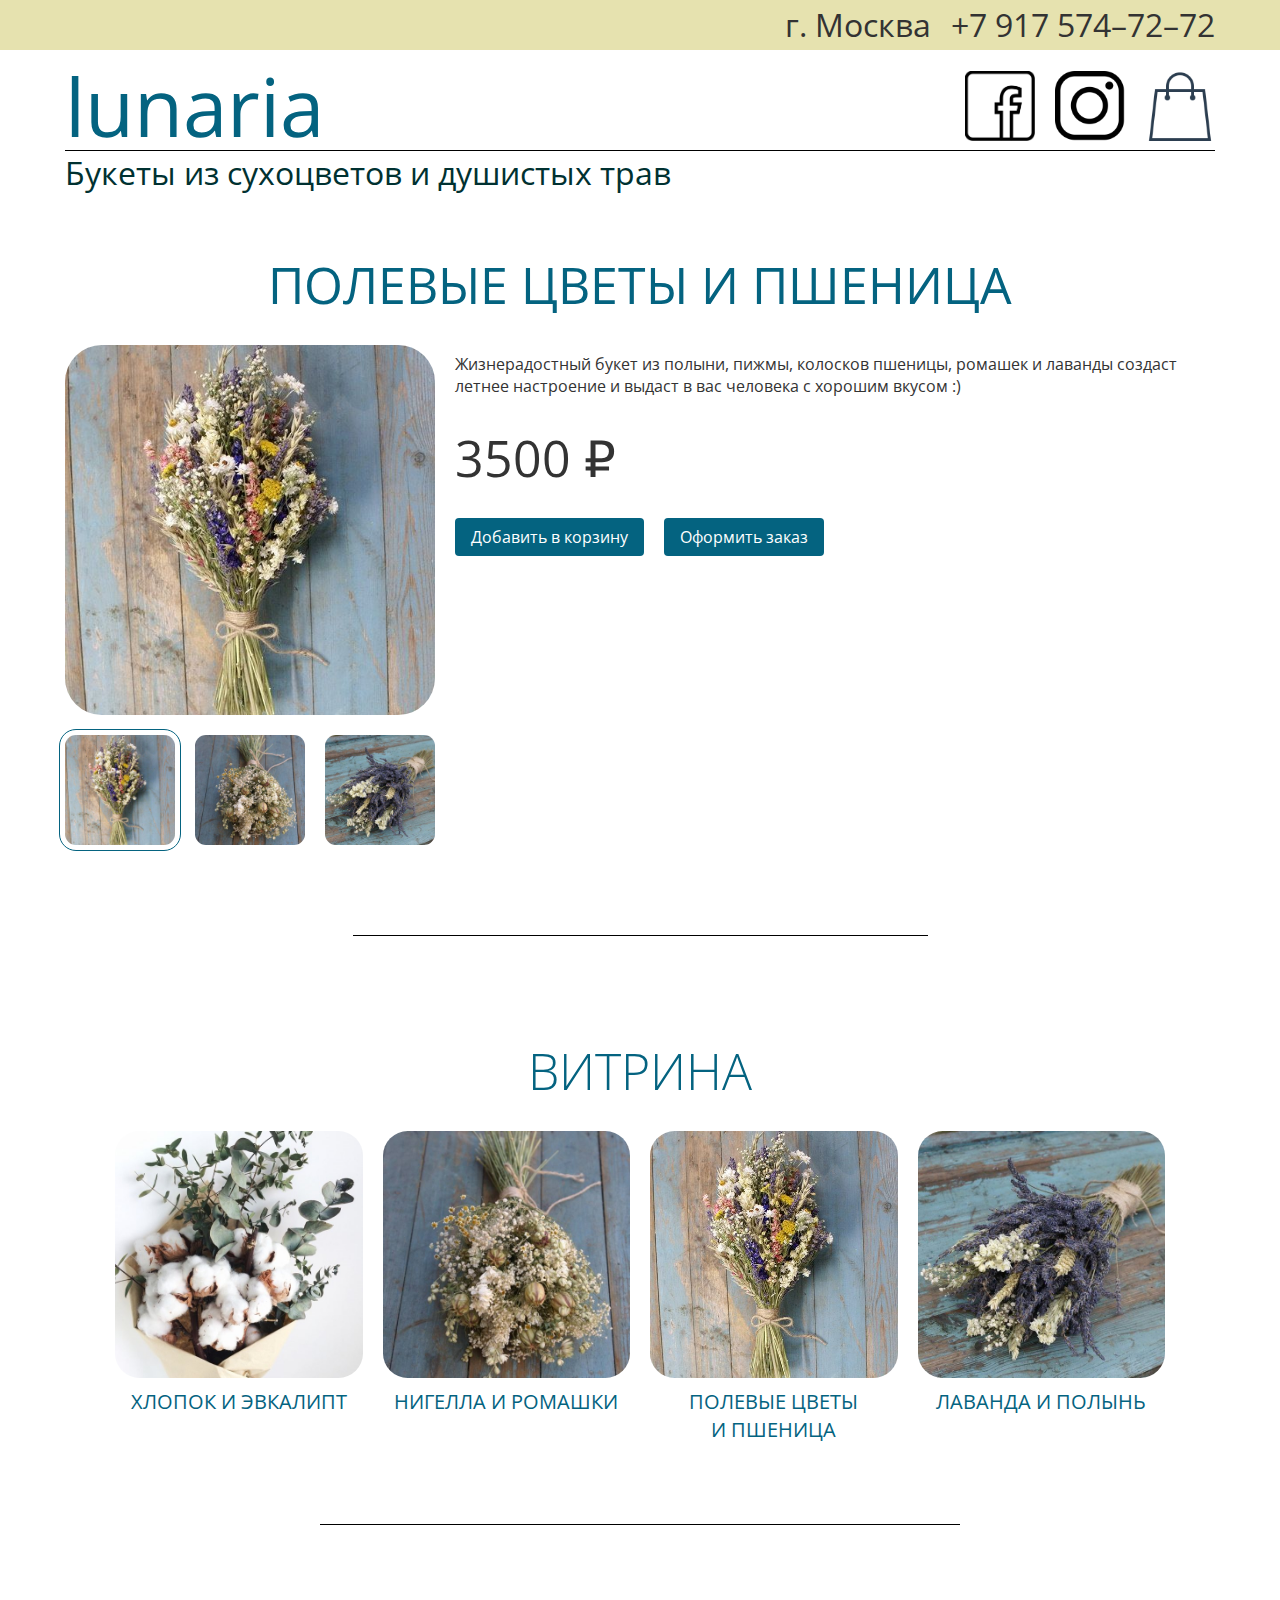
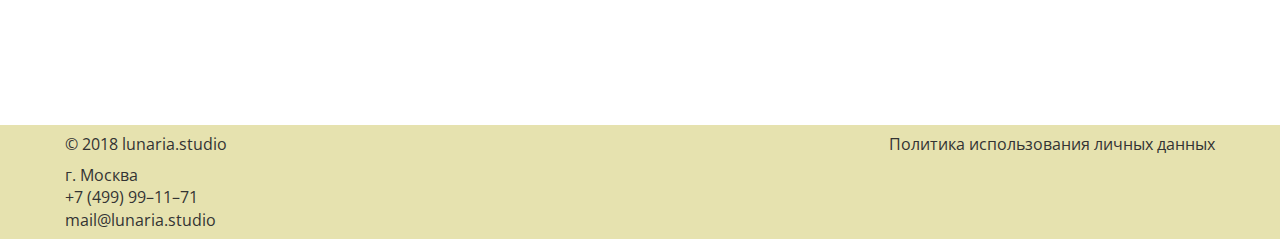
<file: lunaria/field_flowers_wheat.html>
<!DOCTYPE html>
<html lang="ru">
<head>

<meta charset="utf-8">
<meta http-equiv="X-UA-Compatible" content="IE=edge">
<title>Lunaria — букеты из сухоцветов и душистых трав</title>
<meta name="description" content="Застывшая красота живых цветов, которые никогда не завянут">
<meta name="author" content="victor.kulibaba@gmail.com">
<meta name="keywords" content="букеты, подарки, сухоцветы">
<meta name="robots" content="all">
<meta name="document-state" content="static">
<meta name="revisit-after" content="30 days">

<meta name="rating" content="general">
<meta name="distribution" content="global">
<meta name="resource-type" content="document">

<meta name="format-detection" content="telephone=no">
<meta name="viewport" content="width=device-width, initial-scale=1">

<meta property="og:title" content="Lunaria — букеты, которые никогда не завянут">
<meta property="og:image" content="img/cotton_eucalyptus.png">
<meta property="og:description" content="Lunaria — букеты из сухоцветов и душистых трав, застывшая красота живых цветов, которые никогда не завянут.">
    
<!--<link rel="shortcut icon" href="favicon.ico" type="image/x-icon">
<link rel="apple-touch-icon" href="favicon.ico" type="image/x-icon">-->

<link href="https://fonts.googleapis.com/css?family=Open+Sans:300,400,400i,600,700&amp;subset=cyrillic" rel="stylesheet">
<link rel="stylesheet/less" type="text/css" href="css/lunaria.less">
<script type="text/javascript">less = { env: "development" };</script>
<script src="js/less.min.js" type="text/javascript"></script>
<script src="https://code.jquery.com/jquery-1.11.0.min.js" type="text/javascript" ></script>
<script src="js/wicart.js"  type="text/javascript" ></script>

</head>

<body>
    <script>
        var priceList = {
            "001" : {"id" : "001", "subid" : {}, "name" : "Хлопок и эвкалипт", "price" : "3500", "url" : "cotton_eucalyptus.html"},
            "002" : {"id" : "002", "subid" : {}, "name" : "Нигелла и ромашки", "price" : "3500", "url" : "nigella_chamomile.html"},
            "003" : {"id" : "003", "subid" : {}, "name" : "Полевые цветы и пшеница", "price" : "3500", "url" : "field_flowers_wheat.html"},
            "004" : {"id" : "004", "subid" : {}, "name" : "Лаванда и полынь", "price" : "3500", "url" : "lavender_wormwood.html"}
        };
    </script>
    <a class="mobile-call hidden-m hidden-l hidden-e just-link icon-phone" href="tel:+79175747272"><img src="img/icon_instagram.png" width="36" height="36" alt="Instagram"></a>
    <header class="bg-white">
        <div class="bg-alt hidden-x hidden-s">
            <div class="container">
                <div class="grid middle right header-top font-l">
                    <div class="cell">
                        г. Москва
                    </div>
                    <div class="cell">
                        <a class="just-link" href="tel:+79175747272">+7 917 574&ndash;72&ndash;72</a>
                    </div>
                </div>
            </div>
        </div>
        <div class="container header-main">
            <div class="grid middle header-middle">
                <div class="cell width-auto">
                    <a class="logo just-link font-xxl color-primary" href="index.html">lunaria</a>
                </div>
                <div class="cell hidden-x hidden-s">
                    <a class="just-link icon-fb" href="https://facebook.com"></a>
                </div>
                <div class="cell hidden-x hidden-s">
                    <a class="just-link icon-ig" href="https://instagram.com"></a>
                </div>
                <div class="cell hidden-x hidden-s">
                    <a data-cart class="just-link icon-cart" href="cart.html"><span class="font-l">4</span></a>
                </div>
            </div>
            <div class="line-full hidden-x hidden-s"></div>
            <div class="header-bottom">
                <h1 class="color-secondary no-margin">Букеты из сухоцветов и душистых трав</h1>
            </div>
        </div>
    </header>
    <main>
        <div class="container">
            <h2 class="text-center font-uppercase">Полевые цветы и пшеница</h2>
            <div class="grid nowrap wrap-x">
                <div class="cell width-1-3 width-x-full width-s-1-2">
                    <img src="img/field_flowers_wheat.jpg" class="margin-bottom round-border" data-display="image">
                    <div class="grid wrap margin-wrap">
                        <div class="cell width-1-3">
                            <img class="round-border hover-opacity active" src="img/field_flowers_wheat.jpg" data-thumb="image">
                        </div>
                        <div class="cell width-1-3">
                            <img class="round-border hover-opacity" src="img/nigella_chamomile.jpg" data-thumb="image">
                        </div>
                        <div class="cell width-1-3">
                            <img class="round-border hover-opacity" src="img/lavender_wormwood.jpg" data-thumb="image">
                        </div>
                    </div>
                </div>
                <div class="cell width-auto">
                    <p>
                        Жизнерадостный букет из полыни,
                        пижмы, колосков пшеницы, ромашек и
                        лаванды создаст летнее настроение и
                        выдаст в вас человека с хорошим вкусом :)
                    </p>
                    <p class="font-xl">3500 ₽</p>
                    <div class="grid margin-wrap">
                        <div class="cell">
                            <button data-add-to-cart onclick="cart.addToCart(this, '003', priceList['003'])">Добавить в корзину</button>
                        </div>
                        <div class="cell">
                            <a class="btn just-link" onclick="cart.addToCart(this, '003', priceList['003'])" href="cart.html">Оформить заказ</a>
                        </div>
                    </div>
                </div>
            </div>
            <div class="line-half"></div>
            <h2 class="text-center font-uppercase font-300">Витрина</h2>
            <div class="slider-products" data-slider>
            <div class="products-left" data-slide-left></div>
            <div class="products-right" data-slide-right></div>
            <div data-slides-container>
            <div class="grid nowrap wrap-x" data-slides>
                <div class="cell width-full width-s-1-2 width-m-1-3 width-l-1-3 width-e-1-4" data-slide>
                    <a class="just-link" href="cotton_eucalyptus.html">
                        <img src="img/cotton_eucalyptus.jpg">
                        <h3 class="text-center font-uppercase">Хлопок и&nbsp;эвкалипт</h3>
                    </a>
                </div>
                <div class="cell width-full hidden visible-x">
                    <div class="line-60"></div>
                </div>
                <div class="cell width-full width-s-1-2 width-m-1-3 width-l-1-3 width-e-1-4" data-slide>
                    <a class="just-link" href="nigella_chamomile.html">
                        <img src="img/nigella_chamomile.jpg">
                        <h3 class="text-center font-uppercase">Нигелла и&nbsp;ромашки</h3>
                    </a>
                </div>
                <div class="cell width-full hidden visible-x">
                    <div class="line-60"></div>
                </div>
                <div class="cell width-full width-s-1-2 width-m-1-3 width-l-1-3 width-e-1-4" data-slide>
                    <a class="just-link" href="field_flowers_wheat.html">
                        <img src="img/field_flowers_wheat.jpg">
                        <h3 class="text-center font-uppercase">Полевые цветы и&nbsp;пшеница</h3>
                    </a>
                </div>
                <div class="cell width-full hidden visible-x">
                    <div class="line-60"></div>
                </div>
                <div class="cell width-full width-s-1-2 width-m-1-3 width-l-1-3 width-e-1-4" data-slide>
                    <a class="just-link" href="lavender_wormwood.html">
                        <img src="img/lavender_wormwood.jpg">
                        <h3 class="text-center font-uppercase">Лаванда и&nbsp;полынь</h3>
                    </a>
                </div>
            </div>
            </div>
            </div>
        </div>
        <div class="line-half"></div>
    </main>
    <footer class="bg-alt hidden-x hidden-s">
        <div class="container">
            <div class="grid">
                <div class="cell width-auto">
                    <p>&copy; 2018 lunaria.studio</p>
                    <p>
                        г. Москва
                        <a class="just-link" href="tel:+7499991171">+7 (499) 99&ndash;11&ndash;71</a>
                        <a class="just-link" href="mailto:mail@lunaria.studio">mail@lunaria.studio</a>
                    </p>
                </div>
                <div class="cell">
                    <p>
                        <a class="just-link" href="policy.html">Политика использования личных данных</a>
                    </p>
                </div>
            </div>
        </div>
    </footer>
    <div class="mobile-footer grid no-margin hidden-m hidden-l hidden-e">
        <div class="cell icon-info width-1-4" data-modal-full="section-info"></div>
        <div class="cell icon-delivery width-1-4" data-modal-full="section-payment-delivery"></div>
        <div class="cell icon-contacts width-1-4" data-modal-full="section-contacts"></div>
        <a data-cart class="cell icon-cart width-1-4" href="cart.html"><span class="font-l">4</span></a>
    </div>
    <script src="js/lunaria.js" type="text/javascript"></script>
    <script>
        var cart;
        var config;
        var wiNumInputPrefID;
        /* WI-GLOBAL-VARS */
        $(document).ready(function(){  
            cart = new WICard("cart");
            config = {'clearAfterSend':true, 'showAfterAdd':false};
            cart.init("basketwidjet", config);
        });	
        document.addEventListener('visibilitychange', function(e) {
            cart.init("basketwidjet", config);
        }, false);
    </script>
</body>

</html>
</file>
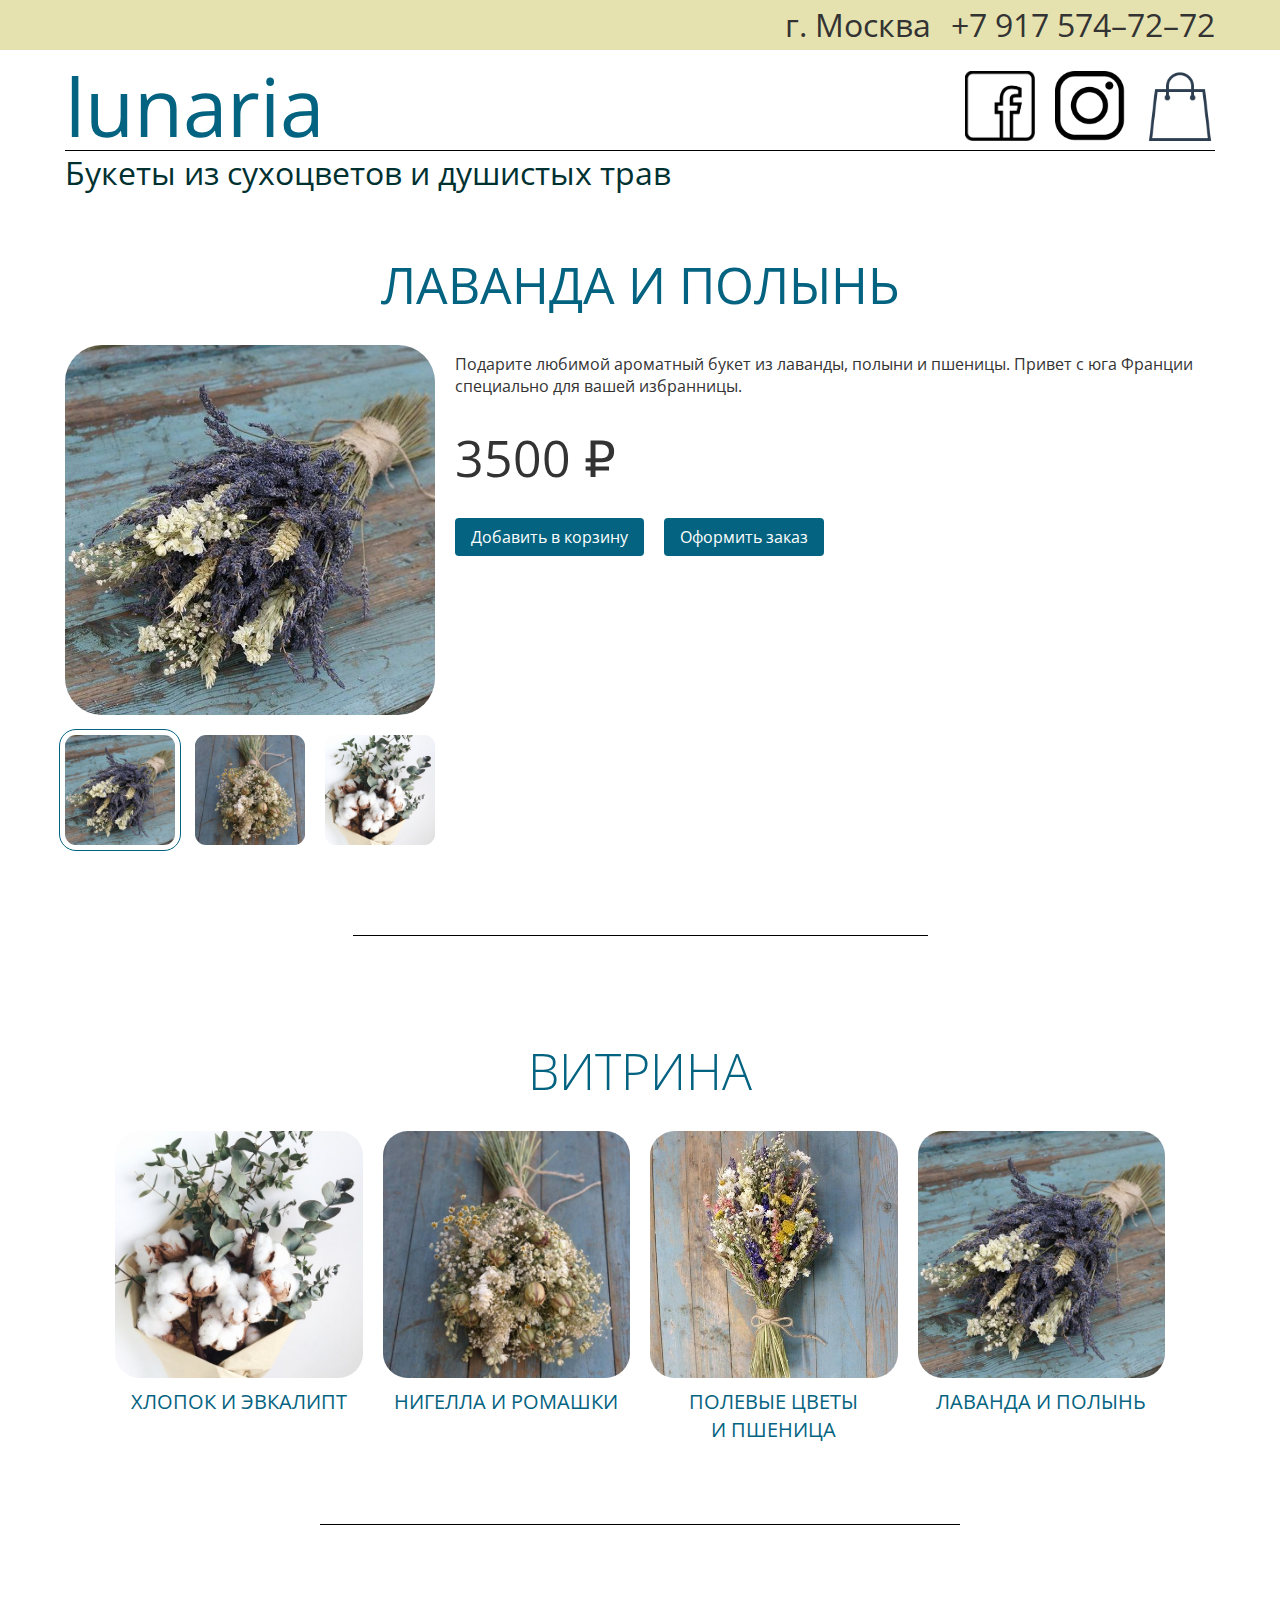
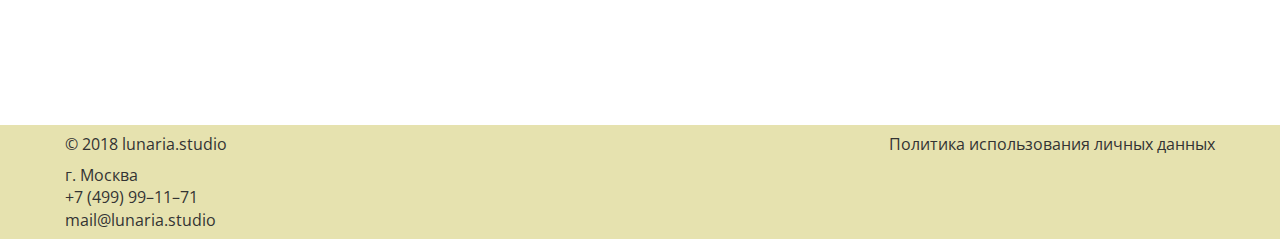
<file: lunaria/lavender_wormwood.html>
<!DOCTYPE html>
<html lang="ru">
<head>

<meta charset="utf-8">
<meta http-equiv="X-UA-Compatible" content="IE=edge">
<title>Lunaria — букеты из сухоцветов и душистых трав</title>
<meta name="description" content="Застывшая красота живых цветов, которые никогда не завянут">
<meta name="author" content="victor.kulibaba@gmail.com">
<meta name="keywords" content="букеты, подарки, сухоцветы">
<meta name="robots" content="all">
<meta name="document-state" content="static">
<meta name="revisit-after" content="30 days">

<meta name="rating" content="general">
<meta name="distribution" content="global">
<meta name="resource-type" content="document">

<meta name="format-detection" content="telephone=no">
<meta name="viewport" content="width=device-width, initial-scale=1">

<meta property="og:title" content="Lunaria — букеты, которые никогда не завянут">
<meta property="og:image" content="img/cotton_eucalyptus.png">
<meta property="og:description" content="Lunaria — букеты из сухоцветов и душистых трав, застывшая красота живых цветов, которые никогда не завянут.">
    
<!--<link rel="shortcut icon" href="favicon.ico" type="image/x-icon">
<link rel="apple-touch-icon" href="favicon.ico" type="image/x-icon">-->

<link href="https://fonts.googleapis.com/css?family=Open+Sans:300,400,400i,600,700&amp;subset=cyrillic" rel="stylesheet">
<link rel="stylesheet/less" type="text/css" href="css/lunaria.less">
<script type="text/javascript">less = { env: "development" };</script>
<script src="js/less.min.js" type="text/javascript"></script>
<script src="https://code.jquery.com/jquery-1.11.0.min.js" type="text/javascript" ></script>
<script src="js/wicart.js"  type="text/javascript" ></script>

</head>

<body>
    <script>
        var priceList = {
            "001" : {"id" : "001", "subid" : {}, "name" : "Хлопок и эвкалипт", "price" : "3500", "url" : "cotton_eucalyptus.html"},
            "002" : {"id" : "002", "subid" : {}, "name" : "Нигелла и ромашки", "price" : "3500", "url" : "nigella_chamomile.html"},
            "003" : {"id" : "003", "subid" : {}, "name" : "Полевые цветы и пшеница", "price" : "3500", "url" : "field_flowers_wheat.html"},
            "004" : {"id" : "004", "subid" : {}, "name" : "Лаванда и полынь", "price" : "3500", "url" : "lavender_wormwood.html"}
        };
    </script>
    <a class="mobile-call hidden-m hidden-l hidden-e just-link icon-phone" href="tel:+79175747272"><img src="img/icon_instagram.png" width="36" height="36" alt="Instagram"></a>
    <header class="bg-white">
        <div class="bg-alt hidden-x hidden-s">
            <div class="container">
                <div class="grid middle right header-top font-l">
                    <div class="cell">
                        г. Москва
                    </div>
                    <div class="cell">
                        <a class="just-link" href="tel:+79175747272">+7 917 574&ndash;72&ndash;72</a>
                    </div>
                </div>
            </div>
        </div>
        <div class="container header-main">
            <div class="grid middle header-middle">
                <div class="cell width-auto">
                    <a class="logo just-link font-xxl color-primary" href="index.html">lunaria</a>
                </div>
                <div class="cell hidden-x hidden-s">
                    <a class="just-link icon-fb" href="https://facebook.com"></a>
                </div>
                <div class="cell hidden-x hidden-s">
                    <a class="just-link icon-ig" href="https://instagram.com"></a>
                </div>
                <div class="cell hidden-x hidden-s">
                    <a data-cart class="just-link icon-cart" href="cart.html"><span class="font-l">4</span></a>
                </div>
            </div>
            <div class="line-full hidden-x hidden-s"></div>
            <div class="header-bottom">
                <h1 class="color-secondary no-margin">Букеты из сухоцветов и душистых трав</h1>
            </div>
        </div>
    </header>
    <main>
        <div class="container">
            <h2 class="text-center font-uppercase">Лаванда и полынь</h2>
            <div class="grid nowrap wrap-x">
                <div class="cell width-1-3 width-x-full width-s-1-2">
                    <img src="img/lavender_wormwood.jpg" class="margin-bottom round-border" data-display="image">
                    <div class="grid wrap margin-wrap">
                        <div class="cell width-1-3">
                            <img class="round-border hover-opacity active" src="img/lavender_wormwood.jpg" data-thumb="image">
                        </div>
                        <div class="cell width-1-3">
                            <img class="round-border hover-opacity" src="img/nigella_chamomile.jpg" data-thumb="image">
                        </div>
                        <div class="cell width-1-3">
                            <img class="round-border hover-opacity" src="img/cotton_eucalyptus.jpg" data-thumb="image">
                        </div>
                    </div>
                </div>
                <div class="cell width-auto">
                    <p>
                        Подарите любимой ароматный букет из
                        лаванды, полыни и пшеницы. Привет с юга
                        Франции специально для вашей
                        избранницы.
                    </p>
                    <p class="font-xl">3500 ₽</p>
                    <div class="grid margin-wrap">
                        <div class="cell">
                            <button data-add-to-cart onclick="cart.addToCart(this, '004', priceList['004'])">Добавить в корзину</button>
                        </div>
                        <div class="cell">
                            <a class="btn just-link" onclick="cart.addToCart(this, '004', priceList['004'])" href="cart.html">Оформить заказ</a>
                        </div>
                    </div>
                </div>
            </div>
            <div class="line-half"></div>
            <h2 class="text-center font-uppercase font-300">Витрина</h2>
            <div class="slider-products" data-slider>
            <div class="products-left" data-slide-left></div>
            <div class="products-right" data-slide-right></div>
            <div data-slides-container>
            <div class="grid nowrap wrap-x" data-slides>
                <div class="cell width-full width-s-1-2 width-m-1-3 width-l-1-3 width-e-1-4" data-slide>
                    <a class="just-link" href="cotton_eucalyptus.html">
                        <img src="img/cotton_eucalyptus.jpg">
                        <h3 class="text-center font-uppercase">Хлопок и&nbsp;эвкалипт</h3>
                    </a>
                </div>
                <div class="cell width-full hidden visible-x">
                    <div class="line-60"></div>
                </div>
                <div class="cell width-full width-s-1-2 width-m-1-3 width-l-1-3 width-e-1-4" data-slide>
                    <a class="just-link" href="nigella_chamomile.html">
                        <img src="img/nigella_chamomile.jpg">
                        <h3 class="text-center font-uppercase">Нигелла и&nbsp;ромашки</h3>
                    </a>
                </div>
                <div class="cell width-full hidden visible-x">
                    <div class="line-60"></div>
                </div>
                <div class="cell width-full width-s-1-2 width-m-1-3 width-l-1-3 width-e-1-4" data-slide>
                    <a class="just-link" href="field_flowers_wheat.html">
                        <img src="img/field_flowers_wheat.jpg">
                        <h3 class="text-center font-uppercase">Полевые цветы и&nbsp;пшеница</h3>
                    </a>
                </div>
                <div class="cell width-full hidden visible-x">
                    <div class="line-60"></div>
                </div>
                <div class="cell width-full width-s-1-2 width-m-1-3 width-l-1-3 width-e-1-4" data-slide>
                    <a class="just-link" href="lavender_wormwood.html">
                        <img src="img/lavender_wormwood.jpg">
                        <h3 class="text-center font-uppercase">Лаванда и&nbsp;полынь</h3>
                    </a>
                </div>
            </div>
            </div>
            </div>
        </div>
        <div class="line-half"></div>
    </main>
    <footer class="bg-alt hidden-x hidden-s">
        <div class="container">
            <div class="grid">
                <div class="cell width-auto">
                    <p>&copy; 2018 lunaria.studio</p>
                    <p>
                        г. Москва
                        <a class="just-link" href="tel:+7499991171">+7 (499) 99&ndash;11&ndash;71</a>
                        <a class="just-link" href="mailto:mail@lunaria.studio">mail@lunaria.studio</a>
                    </p>
                </div>
                <div class="cell">
                    <p>
                        <a class="just-link" href="policy.html">Политика использования личных данных</a>
                    </p>
                </div>
            </div>
        </div>
    </footer>
    <div class="mobile-footer grid no-margin hidden-m hidden-l hidden-e">
        <div class="cell icon-info width-1-4" data-modal-full="section-info"></div>
        <div class="cell icon-delivery width-1-4" data-modal-full="section-payment-delivery"></div>
        <div class="cell icon-contacts width-1-4" data-modal-full="section-contacts"></div>
        <a data-cart class="cell icon-cart width-1-4" href="cart.html"><span class="font-l">4</span></a>
    </div>
    <script src="js/lunaria.js" type="text/javascript"></script>
    <script>
        var cart;
        var config;
        var wiNumInputPrefID;
        /* WI-GLOBAL-VARS */
        $(document).ready(function(){  
            cart = new WICard("cart");
            config = {'clearAfterSend':true, 'showAfterAdd':false};
            cart.init("basketwidjet", config);
        });	
        document.addEventListener('visibilitychange', function(e) {
            cart.init("basketwidjet", config);
        }, false);
    </script>
</body>

</html>
</file>
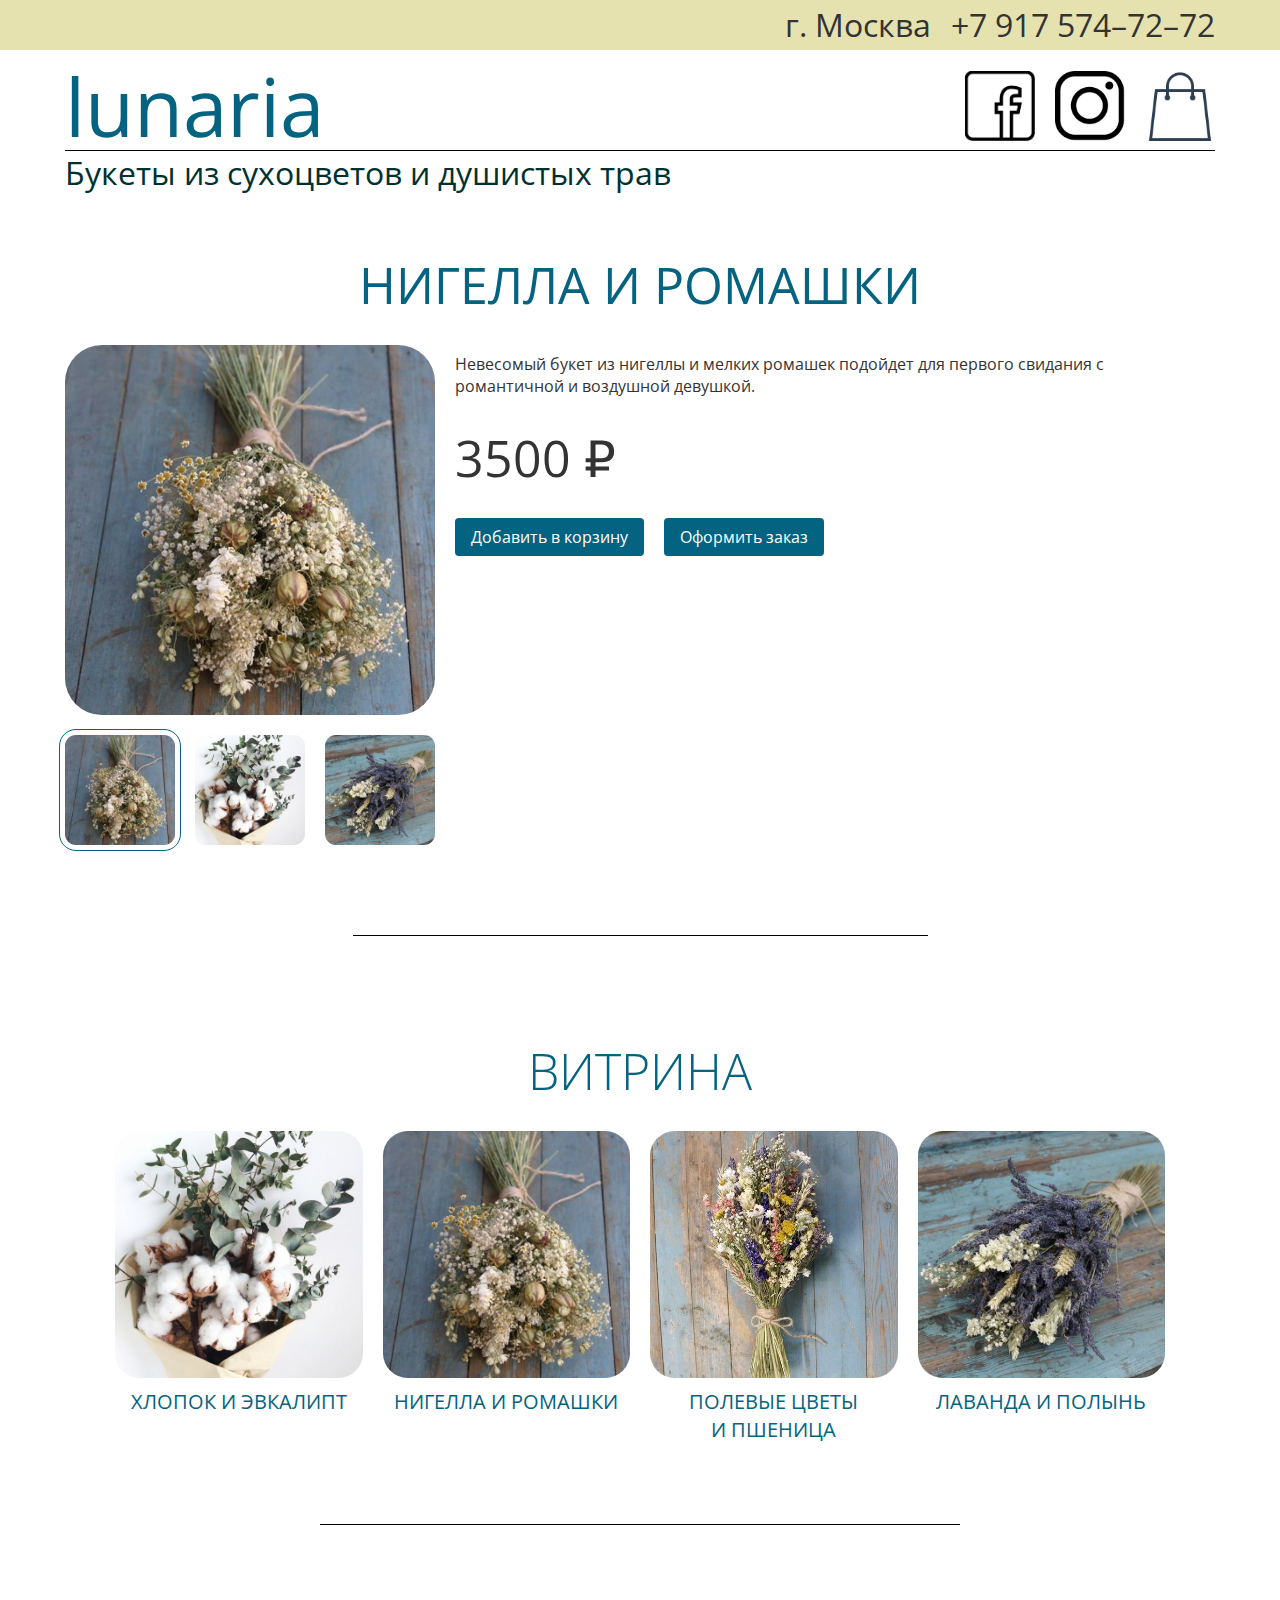
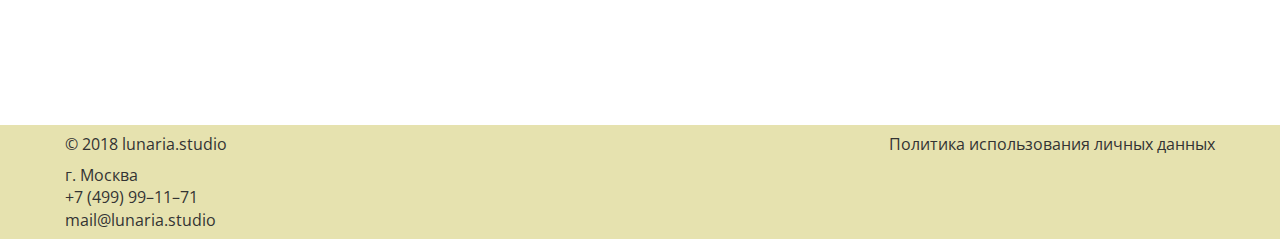
<file: lunaria/nigella_chamomile.html>
<!DOCTYPE html>
<html lang="ru">
<head>

<meta charset="utf-8">
<meta http-equiv="X-UA-Compatible" content="IE=edge">
<title>Lunaria — букеты из сухоцветов и душистых трав</title>
<meta name="description" content="Застывшая красота живых цветов, которые никогда не завянут">
<meta name="author" content="victor.kulibaba@gmail.com">
<meta name="keywords" content="букеты, подарки, сухоцветы">
<meta name="robots" content="all">
<meta name="document-state" content="static">
<meta name="revisit-after" content="30 days">

<meta name="rating" content="general">
<meta name="distribution" content="global">
<meta name="resource-type" content="document">

<meta name="format-detection" content="telephone=no">
<meta name="viewport" content="width=device-width, initial-scale=1">

<meta property="og:title" content="Lunaria — букеты, которые никогда не завянут">
<meta property="og:image" content="img/cotton_eucalyptus.png">
<meta property="og:description" content="Lunaria — букеты из сухоцветов и душистых трав, застывшая красота живых цветов, которые никогда не завянут.">
    
<!--<link rel="shortcut icon" href="favicon.ico" type="image/x-icon">
<link rel="apple-touch-icon" href="favicon.ico" type="image/x-icon">-->

<link href="https://fonts.googleapis.com/css?family=Open+Sans:300,400,400i,600,700&amp;subset=cyrillic" rel="stylesheet">
<link rel="stylesheet/less" type="text/css" href="css/lunaria.less">
<script type="text/javascript">less = { env: "development" };</script>
<script src="js/less.min.js" type="text/javascript"></script>
<script src="https://code.jquery.com/jquery-1.11.0.min.js" type="text/javascript" ></script>
<script src="js/wicart.js"  type="text/javascript" ></script>

</head>

<body>
    <script>
        var priceList = {
            "001" : {"id" : "001", "subid" : {}, "name" : "Хлопок и эвкалипт", "price" : "3500", "url" : "cotton_eucalyptus.html"},
            "002" : {"id" : "002", "subid" : {}, "name" : "Нигелла и ромашки", "price" : "3500", "url" : "nigella_chamomile.html"},
            "003" : {"id" : "003", "subid" : {}, "name" : "Полевые цветы и пшеница", "price" : "3500", "url" : "field_flowers_wheat.html"},
            "004" : {"id" : "004", "subid" : {}, "name" : "Лаванда и полынь", "price" : "3500", "url" : "lavender_wormwood.html"}
        };
    </script>
    <a class="mobile-call hidden-m hidden-l hidden-e just-link icon-phone" href="tel:+79175747272"><img src="img/icon_instagram.png" width="36" height="36" alt="Instagram"></a>
    <header class="bg-white">
        <div class="bg-alt hidden-x hidden-s">
            <div class="container">
                <div class="grid middle right header-top font-l">
                    <div class="cell">
                        г. Москва
                    </div>
                    <div class="cell">
                        <a class="just-link" href="tel:+79175747272">+7 917 574&ndash;72&ndash;72</a>
                    </div>
                </div>
            </div>
        </div>
        <div class="container header-main">
            <div class="grid middle header-middle">
                <div class="cell width-auto">
                    <a class="logo just-link font-xxl color-primary" href="index.html">lunaria</a>
                </div>
                <div class="cell hidden-x hidden-s">
                    <a class="just-link icon-fb" href="https://facebook.com"></a>
                </div>
                <div class="cell hidden-x hidden-s">
                    <a class="just-link icon-ig" href="https://instagram.com"></a>
                </div>
                <div class="cell hidden-x hidden-s">
                    <a data-cart class="just-link icon-cart" href="cart.html"><span class="font-l">4</span></a>
                </div>
            </div>
            <div class="line-full hidden-x hidden-s"></div>
            <div class="header-bottom">
                <h1 class="color-secondary no-margin">Букеты из сухоцветов и душистых трав</h1>
            </div>
        </div>
    </header>
    <main>
        <div class="container">
            <h2 class="text-center font-uppercase">Нигелла и ромашки</h2>
            <div class="grid nowrap wrap-x">
                <div class="cell width-1-3 width-x-full width-s-1-2">
                    <img src="img/nigella_chamomile.jpg" class="margin-bottom round-border" data-display="image">
                    <div class="grid wrap margin-wrap">
                        <div class="cell width-1-3">
                            <img class="round-border hover-opacity active" src="img/nigella_chamomile.jpg" data-thumb="image">
                        </div>
                        <div class="cell width-1-3">
                            <img class="round-border hover-opacity" src="img/cotton_eucalyptus.jpg" data-thumb="image">
                        </div>
                        <div class="cell width-1-3">
                            <img class="round-border hover-opacity" src="img/lavender_wormwood.jpg" data-thumb="image">
                        </div>
                    </div>
                </div>
                <div class="cell width-auto">
                    <p>
                        Невесомый букет из нигеллы и мелких
                        ромашек подойдет для первого свидания
                        с романтичной и воздушной девушкой.
                    </p>
                    <p class="font-xl">3500 ₽</p>
                    <div class="grid margin-wrap">
                        <div class="cell">
                            <button data-add-to-cart onclick="cart.addToCart(this, '002', priceList['002'])">Добавить в корзину</button>
                        </div>
                        <div class="cell">
                            <a class="btn just-link" onclick="cart.addToCart(this, '002', priceList['002'])" href="cart.html">Оформить заказ</a>
                        </div>
                    </div>
                </div>
            </div>
            <div class="line-half"></div>
            <h2 class="text-center font-uppercase font-300">Витрина</h2>
            <div class="slider-products" data-slider>
            <div class="products-left" data-slide-left></div>
            <div class="products-right" data-slide-right></div>
            <div data-slides-container>
            <div class="grid nowrap wrap-x" data-slides>
                <div class="cell width-full width-s-1-2 width-m-1-3 width-l-1-3 width-e-1-4" data-slide>
                    <a class="just-link" href="cotton_eucalyptus.html">
                        <img src="img/cotton_eucalyptus.jpg">
                        <h3 class="text-center font-uppercase">Хлопок и&nbsp;эвкалипт</h3>
                    </a>
                </div>
                <div class="cell width-full hidden visible-x">
                    <div class="line-60"></div>
                </div>
                <div class="cell width-full width-s-1-2 width-m-1-3 width-l-1-3 width-e-1-4" data-slide>
                    <a class="just-link" href="nigella_chamomile.html">
                        <img src="img/nigella_chamomile.jpg">
                        <h3 class="text-center font-uppercase">Нигелла и&nbsp;ромашки</h3>
                    </a>
                </div>
                <div class="cell width-full hidden visible-x">
                    <div class="line-60"></div>
                </div>
                <div class="cell width-full width-s-1-2 width-m-1-3 width-l-1-3 width-e-1-4" data-slide>
                    <a class="just-link" href="field_flowers_wheat.html">
                        <img src="img/field_flowers_wheat.jpg">
                        <h3 class="text-center font-uppercase">Полевые цветы и&nbsp;пшеница</h3>
                    </a>
                </div>
                <div class="cell width-full hidden visible-x">
                    <div class="line-60"></div>
                </div>
                <div class="cell width-full width-s-1-2 width-m-1-3 width-l-1-3 width-e-1-4" data-slide>
                    <a class="just-link" href="lavender_wormwood.html">
                        <img src="img/lavender_wormwood.jpg">
                        <h3 class="text-center font-uppercase">Лаванда и&nbsp;полынь</h3>
                    </a>
                </div>
            </div>
            </div>
            </div>
        </div>
        <div class="line-half"></div>
    </main>
    <footer class="bg-alt hidden-x hidden-s">
        <div class="container">
            <div class="grid">
                <div class="cell width-auto">
                    <p>&copy; 2018 lunaria.studio</p>
                    <p>
                        г. Москва
                        <a class="just-link" href="tel:+7499991171">+7 (499) 99&ndash;11&ndash;71</a>
                        <a class="just-link" href="mailto:mail@lunaria.studio">mail@lunaria.studio</a>
                    </p>
                </div>
                <div class="cell">
                    <p>
                        <a class="just-link" href="policy.html">Политика использования личных данных</a>
                    </p>
                </div>
            </div>
        </div>
    </footer>
    <div class="mobile-footer grid no-margin hidden-m hidden-l hidden-e">
        <div class="cell icon-info width-1-4" data-modal-full="section-info"></div>
        <div class="cell icon-delivery width-1-4" data-modal-full="section-payment-delivery"></div>
        <div class="cell icon-contacts width-1-4" data-modal-full="section-contacts"></div>
        <a data-cart class="cell icon-cart width-1-4" href="cart.html"><span class="font-l">4</span></a>
    </div>
    <script src="js/lunaria.js" type="text/javascript"></script>
    <script>
        var cart;
        var config;
        var wiNumInputPrefID;
        /* WI-GLOBAL-VARS */
        $(document).ready(function(){  
            cart = new WICard("cart");
            config = {'clearAfterSend':true, 'showAfterAdd':false};
            cart.init("basketwidjet", config);
        });	
        document.addEventListener('visibilitychange', function(e) {
            cart.init("basketwidjet", config);
        }, false);
    </script>
</body>

</html>
</file>
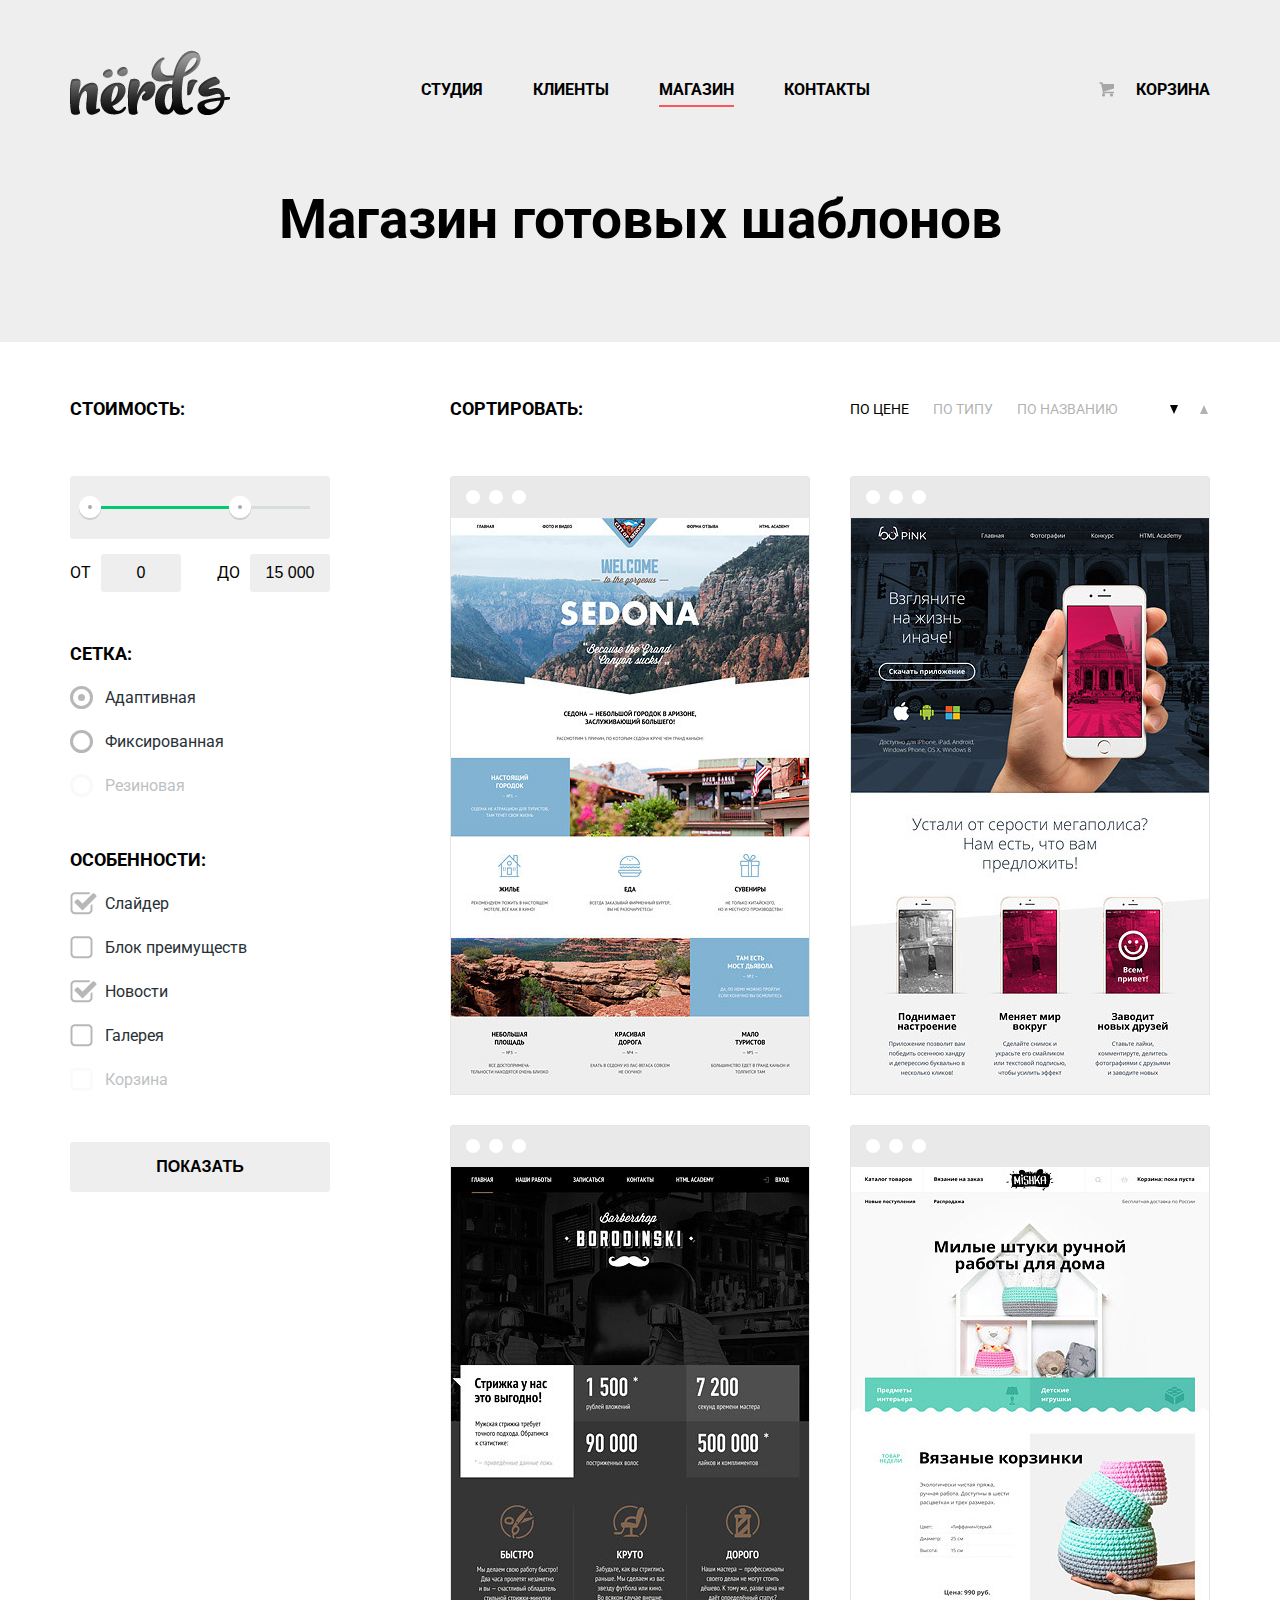
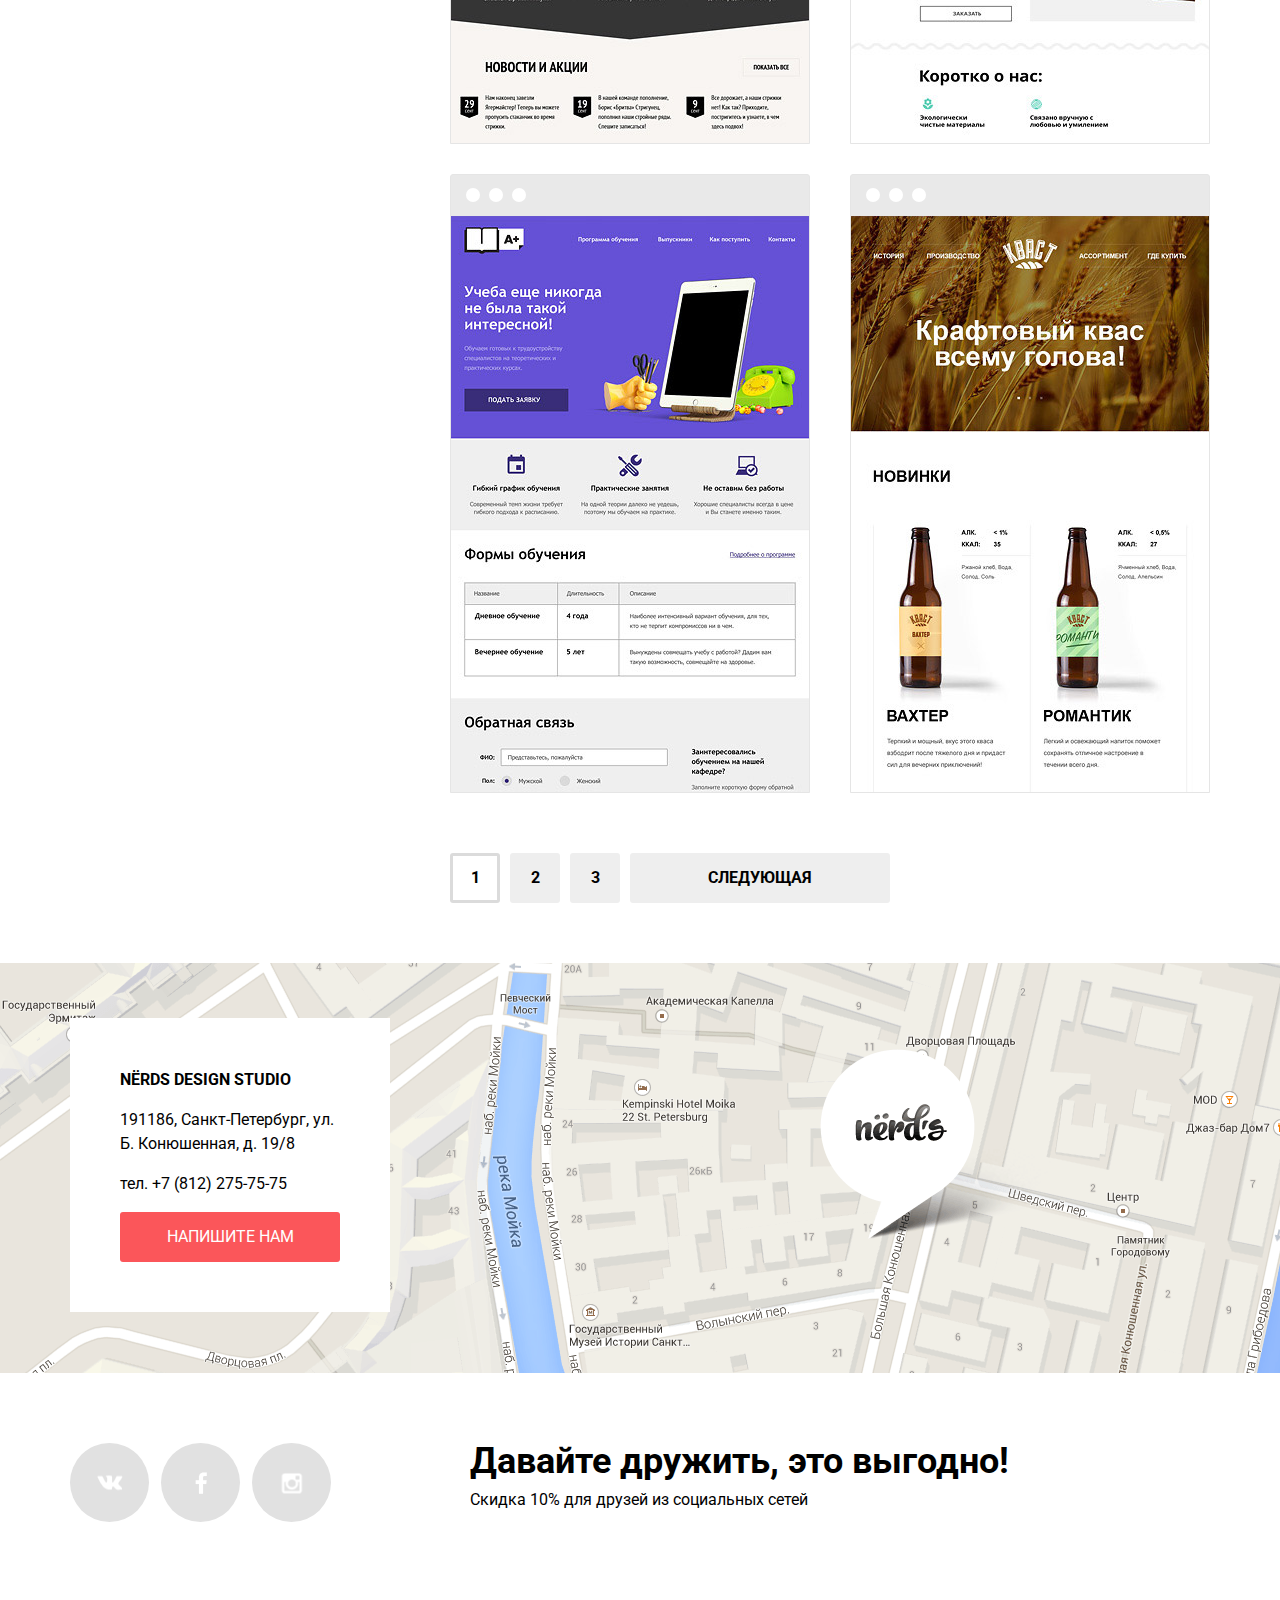
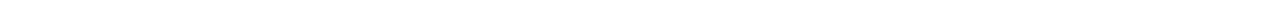
<file: nerds/catalog.html>
<!DOCTYPE html>
<html lang="ru">
  <head>
    <meta charset="utf-8">
    <meta name="format-detection" content="telephone=no">
    <link rel="stylesheet" href="css/normalize.css">
    <link rel="stylesheet" href="https://fonts.googleapis.com/css?family=Roboto:400,700,400i,700i&amp;subset=cyrillic">
    <link rel="stylesheet" href="css/style.css">
    <title>Дизайн-студия NЁRDS &mdash; Магазин готовых шаблонов</title>
  </head>
  <body>
    <header class="catalog-header">
      <div class="container clearfix">
        <a class="header-logo" href="index.html">
          <h1 class="header-logo-text hidden">Нёрдс</h1>
          <img src="img/header-logo.png" alt="Нёрдс">
        </a>
        <nav class="header-menu">
          <ul>
            <li><a href="index.html">Студия</a></li>
            <li><a href="">Клиенты</a></li>
            <li class="active"><a>Магазин</a></li>
            <li><a href="">Контакты</a></li>
          </ul>
        </nav>
        <a class="header-cart" href="">Корзина</a>
        <h1 class="clear-both">Магазин готовых шаблонов</h1>
      </div>
    </header>
    <main>
      <section class="templates-catalog container clearfix">
        <form class="catalog-filter" method="get" action="https://echo.htmlacademy.ru/">
          <fieldset class="template-price-range clearfix">
            <legend>Стоимость:</legend>
            <div class="price-range">
              <div class="range-full">
                <div class="range-chosen">
                </div>
              </div>
            </div>
            <div class="left-half">
              <label for="price-range-from">ОТ</label><input type="text" id="price-range-from" value="0">
            </div>
            <div class="right-half">
              <label for="price-range-to">ДО</label><input type="text" id="price-range-from" value="15 000">
            </div>
          </fieldset>
          <fieldset class="template-layout">
            <legend>Сетка:</legend>
            <ul>
              <li>
                <input class="template-layout-radio hidden" type="radio" name="template-layout" id="template-layout-adaptive" checked>
                <label for="template-layout-adaptive">Адаптивная</label>
              </li>
              <li>
                <input class="template-layout-radio hidden" type="radio" name="template-layout" id="template-layout-fixed">
                <label for="template-layout-fixed">Фиксированная</label>
              </li>
              <li>
                <input class="template-layout-radio hidden" type="radio" name="template-layout" id="template-layout-linger" disabled>
                <label for="template-layout-linger">Резиновая</label>
              </li>
            </ul>
          </fieldset>
          <fieldset class="template-features">
            <legend>Особенности:</legend>
            <ul>
              <li>
                <input class="template-feature-checkbox hidden" type="checkbox" id="template-feature-slider" checked>
                <label for="template-feature-slider">Слайдер</label>
              </li>
              <li>
                <input class="template-feature-checkbox hidden" type="checkbox" id="template-feature-advantages">
                <label for="template-feature-advantages">Блок преимуществ</label>
              </li>
              <li>
                <input class="template-feature-checkbox hidden" type="checkbox" id="template-feature-news" checked>
                <label for="template-feature-news">Новости</label>
              </li>
              <li>
                <input class="template-feature-checkbox hidden" type="checkbox" id="template-feature-gallery">
                <label for="template-feature-gallery">Галерея</label>
              </li>
              <li>
                <input class="template-feature-checkbox hidden" type="checkbox" id="template-feature-cart" disabled="">
                <label for="template-feature-cart">Корзина</label>
              </li>
            </ul>
          </fieldset>
          <input class="btn" type="submit" value="Показать">
        </form>
        <div class="catalog-sort clearfix">
          <span>Сортировать:</span>
          <div class="sort-parameters">
            <a class="active">По цене</a>
            <a href="">По типу</a>
            <a href="">По названию</a>
          </div>
          <div class="sort-directions">
            <a class="sort-desc active" href="">По убыванию</a>
            <a class="sort-asc" href="">По возрастанию</a>
          </div>
        </div>
        <div class="catalog-layout">
          <article class="catalog-item">
            <div class="window-controls"></div>
            <img src="img/img-sedona.jpg" width="360" height="576">
            <div class="catalog-item-actions">
              <h2>SEDONA</h2>
              <p>
                Информационный сайт
                для&nbsp;туристов
              </p>
              <a class="btn" href="">9 900 РУБ.</a>
            </div>
          </article>
          <article class="catalog-item">
            <div class="window-controls"></div>
            <img src="img/img-pink.jpg" width="360" height="576">
            <div class="catalog-item-actions">
              <h2>PINK APP</h2>
              <p>
                Продуктовый лендинг
                приложения для iOS и Android
              </p>
              <a class="btn" href="">9 900 РУБ.</a>
            </div>
          </article>
          <article class="catalog-item">
            <div class="window-controls"></div>
            <img src="img/img-barbershop.jpg" width="360" height="576">
            <div class="catalog-item-actions">
              <h2>BARBERSHOP</h2>
              <p>
                Сайт салона красоты.
                Для&nbsp;мужчин, да.
              </p>
              <a class="btn" href="">9 900 РУБ.</a>
            </div>
          </article>
          <article class="catalog-item">
            <div class="window-controls"></div>
            <img src="img/img-mishka.jpg" width="360" height="576">
            <div class="catalog-item-actions">
              <h2>MISHKA</h2>
              <p>
                Интернет-магазин
                вязаных&nbsp;игрушек
              </p>
              <a class="btn" href="">9 900 РУБ.</a>
            </div>
          </article>
          <article class="catalog-item">
            <div class="window-controls"></div>
            <img src="img/img-aplus.jpg" width="360" height="576">
            <div class="catalog-item-actions">
              <h2>A PLUS</h2>
              <p>
                Лендинг курсов
                повышения квалификации
              </p>
              <a class="btn" href="">9 900 РУБ.</a>
            </div>
          </article>
          <article class="catalog-item">
            <div class="window-controls"></div>
            <img src="img/img-kvast.jpg" width="360" height="576">
            <div class="catalog-item-actions">
              <h2>КВАСТ</h2>
              <p>
                Промо-сайт производителя
                крафтового кваса
              </p>
              <a class="btn" href="">9 900 РУБ.</a>
            </div>
          </article>
        </div>
        <div class="catalog-paginator">
          <ul>
            <li class="catalog-page current"><a>1</a></li>
            <li class="catalog-page"><a href="">2</a></li>
            <li class="catalog-page"><a href="">3</a></li>
            <li class="catalog-page next"><a href="">Следующая</a></li>
          </ul>
        </div>
      </section>
    </main>
    <footer>
      <section class="footer-contacts">
        <iframe src="https://yandex.ru/map-widget/v1/-/CBQ5rTA0PC" height="410" width = "100%" frameborder="0"></iframe>
        <div class="container clearfix">
          <div class="footer-contacts-window">
            <b>NЁRDS DESIGN STUDIO</b>
            <p>
              191186, Санкт-Петербург,
              ул. Б. Конюшенная, д. 19/8
            </p>
            <p>
              тел. +7 (812) 275-75-75
            </p>
            <a class="btn" href="write-us.html">Напишите нам</a>
          </div>
        </div>
      </section>
      <section class="footer-social container clearfix">
        <div class="footer-social-icons">
          <a class="footer-vk" href="">VK</a>
          <a class="footer-fb" href="">facebook</a>
          <a class="footer-ig" href="">Instagram</a>
        </div>
        <div class="footer-social-offer">
          <b>Давайте дружить, это выгодно!</b>
          <p>
            Скидка 10% для друзей из социальных сетей
          </p>
        </div>
      </section>
    </footer>
  </body>
</html>
</file>
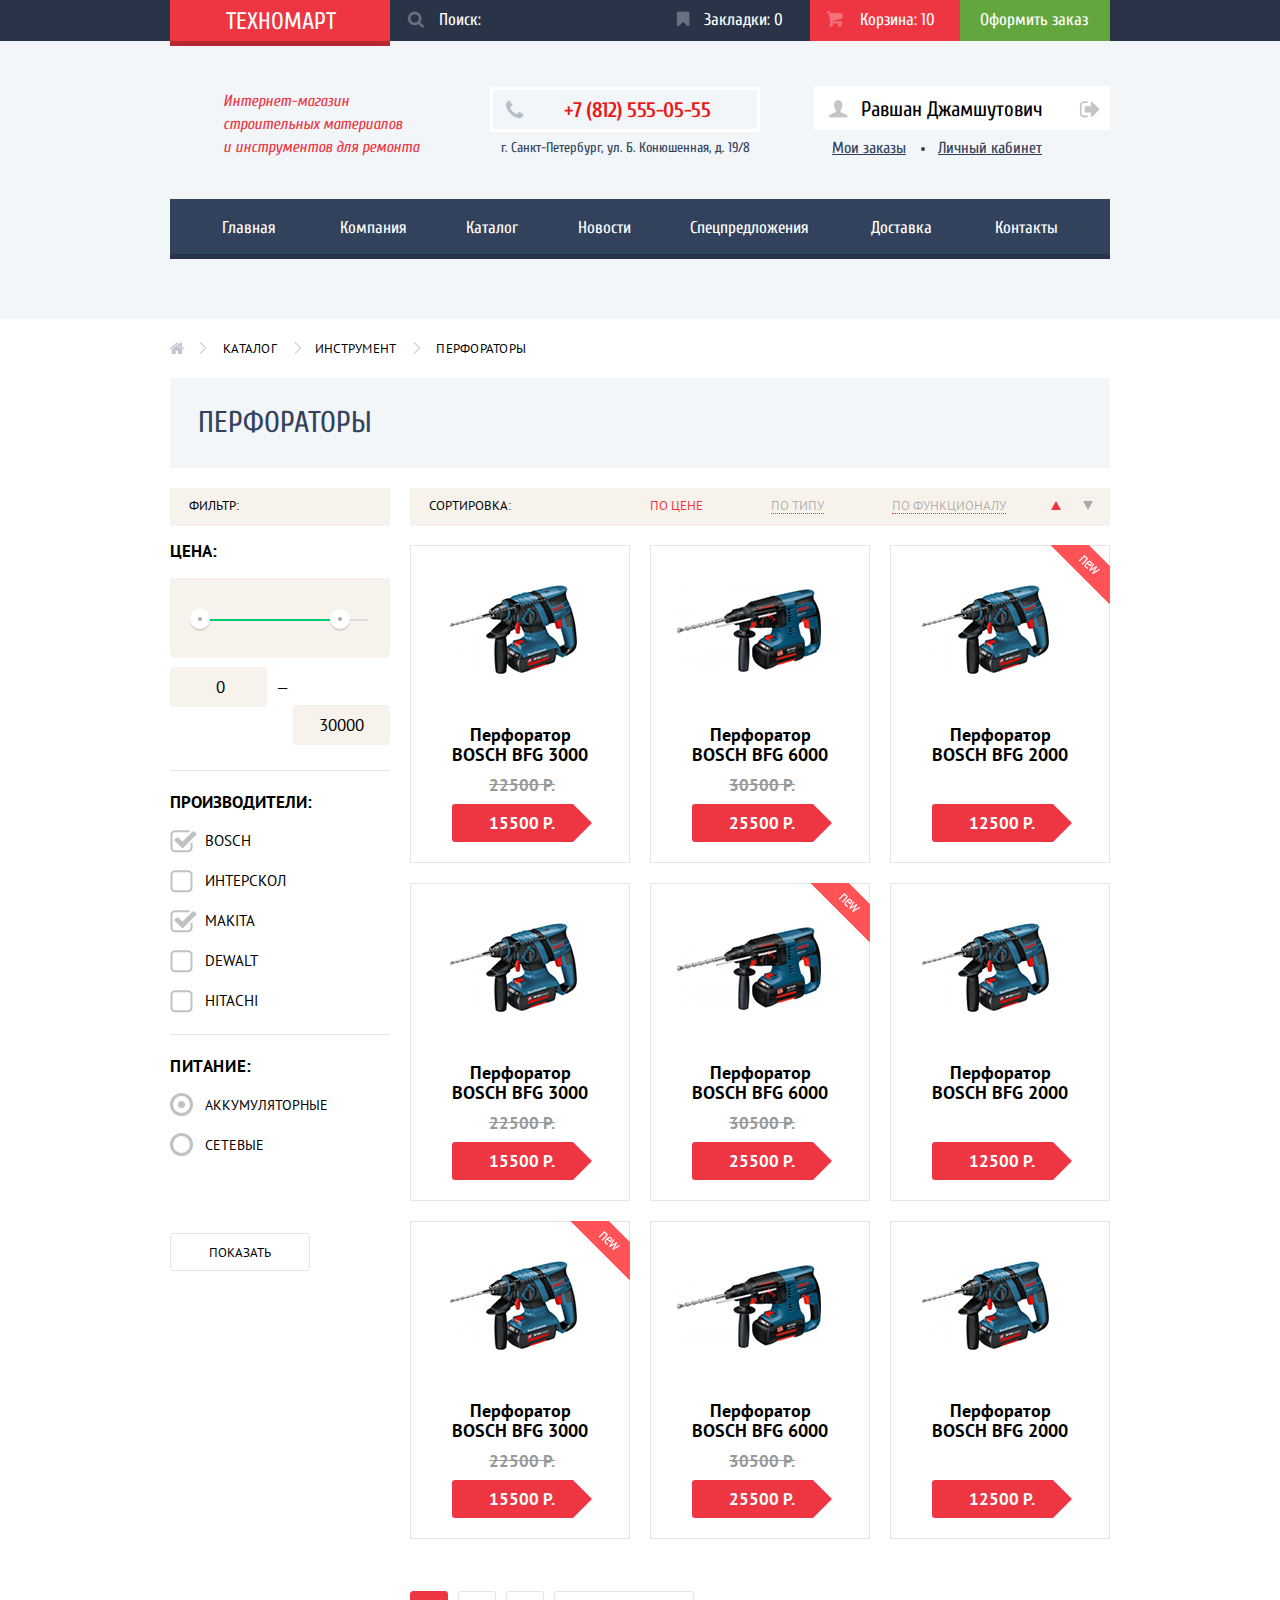
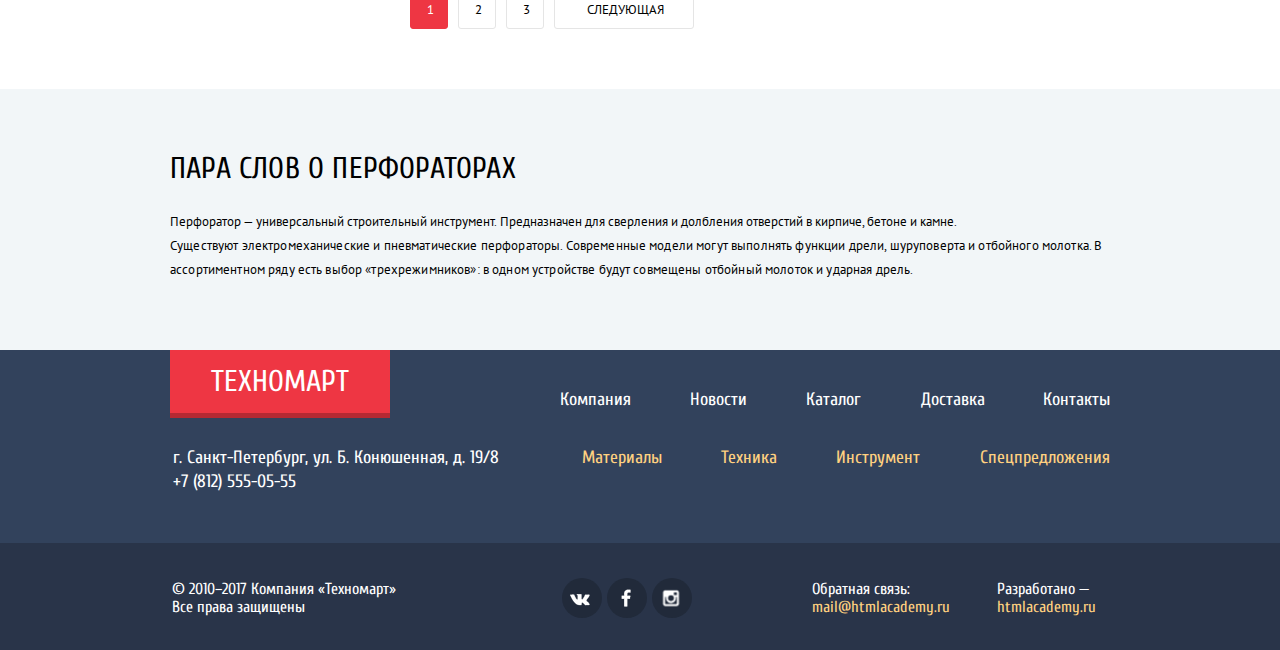
<file: technomart/category.html>
<!DOCTYPE html>
<html lang="ru">
  <head>
    <meta charset="utf-8">
    <meta name="format-detection" content="telephone=no">
    <link rel="stylesheet" href="css/normalize.css">
    <link rel="stylesheet" href="https://fonts.googleapis.com/css?family=Cuprum:400,400i,700%7CPT+Sans:400,700&amp;subset=cyrillic">
    <link rel="stylesheet" href="css/style-min.css">
    <title>HTML Academy: Техномарт</title>
  </head>
  <body>
    <header>
      <div class="header-top"> <!--Верхняя узкая плашка с тёмно-синим фоном-->
        <div class="container clearfix">
          <a class="header-logo" href="index.html">
            <h1>Техномарт</h1>
          </a>
          <form class="header-search-form" action="https://echo.htmlacademy.ru" method="get"> <!--Поиск-->
            <input class="header-search-field" type="text" name="q" id="header-search-field" placeholder="Поиск:">
            <div class="header-search-icon"></div>
            <label class="hidden" for="header-search-field">Строка поиска:</label>
            <input class="hidden" type="submit" value="Найти">
          </form>
          <div class="header-references">
            <a class="header-bookmarks" href="#">Закладки: <span class="bookmarks-count">0</span></a>
            <a class="header-cart header-cart-full" href="#">Корзина: <span class="cart-count">10</span></a>
            <a class="header-order" href="#">Оформить заказ</a>
          </div>
        </div>
      </div>
      <div class="header-main"> <!--Вторая сверху широкая плашка с личным кабинетом, главным меню и светло-голубым фоном-->
        <div class="container clearfix">
          <h2 class="header-description">
            Интернет-магазин строительных материалов
            и&nbsp;инструментов для ремонта</h2>
          <div class="header-contacts">
            <a class="header-phone" href="tel:+78125550555">+7 (812) 555-05-55</a>
            <p class="header-address">г. Санкт-Петербург, ул. Б. Конюшенная, д. 19/8</p>
          </div>
          <div class="user-menu">
            <div class="user-menu-top">
              <a class="user-profile" href="#"><span class="user-name">Равшан&nbsp;Джамшутович</span></a>
              <a class="user-logout no-text" href="#"></a>
            </div>
            <div class="user-menu-bottom"> <!--Подменю появляется после входа на сайт-->
              <a href="#">Мои заказы</a>
              <a href="#">Личный кабинет</a>
            </div>
          </div>
        </div>
        <nav class="main-menu container">
          <ul>
            <li class="main-menu-item"><a href="index.html">Главная</a></li>
            <li class="main-menu-item"><a href="#">Компания</a></li>
            <li class="main-menu-item"><a>Каталог</a></li>
            <li class="main-menu-item"><a href="#">Новости</a></li>
            <li class="main-menu-item"><a href="#">Спецпредложения</a></li>
            <li class="main-menu-item"><a href="#">Доставка</a></li>
            <li class="main-menu-item"><a href="#">Контакты</a></li>
          </ul>
        </nav>
      </div>
    </header>
    <main class="main-category">
      <div class="bread-crumbs container">
        <a class="bread-home" href="index.html">Главная</a>
        <a href="#">Каталог</a>
        <a href="#">Инструмент</a>
        <a>Перфораторы</a>
      </div>
      <section class="category-catalog container clearfix">
        <h3 class="category-header">Перфораторы</h3>
        <div class="catalog-filter">
          <div class="filter-header">Фильтр:</div>
          <form class="filter-form" action="https://echo.htmlacademy.ru" method="get"> <!--Фильтры-->
            <div class="filter-section">
              <b>Цена:</b>
              <div class="range-indicator">
                <div class="range-line">
                  <div class="range-line-active">
                  </div>
                </div>
              </div>
              <div class="field-line clearfix">
                <input class="important-field-left" type="text" name="price-min" value="0">
                <span>&mdash;</span>
                <input class="important-field-right" type="text" name="price-max" value="30000">
              </div>
            </div>
            <div class="filter-section">
              <b>Производители:</b>
              <ul>
                <li>
                  <input class="filter-checkbox hidden" type="checkbox" name="producer-bosch" id="producer-checkbox-bosch" checked>
                  <label class="checkbox-label" for="producer-checkbox-bosch">Bosch</label>
                </li>
                <li>
                  <input class="filter-checkbox hidden" type="checkbox" name="producer-interskol" id="producer-checkbox-interskol">
                  <label class="checkbox-label" for="producer-checkbox-interskol">Интерскол</label>
                </li>
                <li>
                  <input class="filter-checkbox hidden" type="checkbox" name="producer-makita" id="producer-checkbox-makita" checked>
                  <label class="checkbox-label" for="producer-checkbox-makita">Makita</label>
                </li>
                <li>
                  <input class="filter-checkbox hidden" type="checkbox" name="producer-dewalt" id="producer-checkbox-dewalt">
                  <label class="checkbox-label" for="producer-checkbox-dewalt">Dewalt</label>
                </li>
                <li>
                  <input class="filter-checkbox hidden" type="checkbox" name="producer-hitachi" id="producer-checkbox-hitachi">
                  <label class="checkbox-label" for="producer-checkbox-hitachi">Hitachi</label>
                </li>
              </ul>
            </div>
            <div class="filter-section">
              <b class="condensed">Питание:</b>
              <ul>
                <li>
                  <input class="filter-radio hidden" type="radio" name="power-type" id="power-type-battery" value="1" checked>
                  <label class="radio-label" for="power-type-battery">Аккумуляторные</label>
                </li>
                <li>
                  <input class="filter-radio hidden" type="radio" name="power-type" id="power-type-plug" value="2">
                  <label class="radio-label" for="power-type-plug">Сетевые</label>
                </li>
              </ul>
            </div>
            <input type="submit" value="Показать">
          </form>
        </div>
        <div class="catalog-main">
          <div class="catalog-sort clearfix">
            <span class="sort-header">Сортировка:</span>
            <div class="sort-parameters">
              <a class="sort-price active" href="#">По цене</a>
              <a class="sort-type" href="#">По типу</a>
              <a class="sort-functions" href="#">По функционалу</a>
            </div>
            <div class="sort-asc active">
              <a href="#">По возрастанию</a> <!--Треугольничек вверх, asc = ascending-->
            </div>
            <div class="sort-desc">
              <a href="#">По убыванию</a> <!--Треугольничек вниз, desc = descending-->
            </div>
          </div>
          <div class="products-catalog clearfix"> <!--3 столбца, 3 строки-->
            <article class="products-catalog-item">
              <div class="product-actions">
                <a class="btn add-to-cart" href="cart.html">Купить</a>
                <a class="btn add-to-bookmarks" href="#">В закладки</a>
              </div>
              <img src="img/product-bosch-bfg-3000.jpg" width="200" height="150" alt="Фото товара">
              <h4 class="product-name">Перфоратор BOSCH BFG 3000</h4>
              <span class="old-price">22500 Р.</span>
              <span class="current-price">15500 Р.</span>
            </article>
            <article class="products-catalog-item">
              <div class="product-actions">
                <a class="btn add-to-cart" href="cart.html">Купить</a>
                <a class="btn add-to-bookmarks" href="#">В закладки</a>
              </div>
              <img src="img/product-bosch-bfg-6000.jpg" width="200" height="150" alt="Фото товара">
              <h4 class="product-name">Перфоратор BOSCH BFG 6000</h4>
              <span class="old-price">30500 Р.</span>
              <span class="current-price">25500 Р.</span>
            </article>
            <article class="products-catalog-item new">
              <div class="product-actions">
                <a class="btn add-to-cart" href="cart.html">Купить</a>
                <a class="btn add-to-bookmarks" href="#">В закладки</a>
              </div>
              <img class="bfg-2000" src="img/product-bosch-bfg-3000.jpg" width="200" height="150" alt="Фото товара">
              <h4 class="product-name">Перфоратор BOSCH BFG 2000</h4>
              <span class="old-price"></span>
              <span class="current-price">12500 Р.</span>
            </article>
            <article class="products-catalog-item">
              <div class="product-actions">
                <a class="btn add-to-cart" href="cart.html">Купить</a>
                <a class="btn add-to-bookmarks" href="#">В закладки</a>
              </div>
              <img src="img/product-bosch-bfg-3000.jpg" width="200" height="150" alt="Фото товара">
              <h4 class="product-name">Перфоратор BOSCH BFG 3000</h4>
              <span class="old-price">22500 Р.</span>
              <span class="current-price">15500 Р.</span>
            </article>
            <article class="products-catalog-item new">
              <div class="product-actions">
                <a class="btn add-to-cart" href="cart.html">Купить</a>
                <a class="btn add-to-bookmarks" href="#">В закладки</a>
              </div>
              <img src="img/product-bosch-bfg-6000.jpg" width="200" height="150" alt="Фото товара">
              <h4 class="product-name">Перфоратор BOSCH BFG 6000</h4>
              <span class="old-price">30500 Р.</span>
              <span class="current-price">25500 Р.</span>
            </article>
            <article class="products-catalog-item">
              <div class="product-actions">
                <a class="btn add-to-cart" href="cart.html">Купить</a>
                <a class="btn add-to-bookmarks" href="#">В закладки</a>
              </div>
              <img class="bfg-2000" src="img/product-bosch-bfg-3000.jpg" width="200" height="150" alt="Фото товара">
              <h4 class="product-name">Перфоратор BOSCH BFG 2000</h4>
              <span class="old-price"></span>
              <span class="current-price">12500 Р.</span>
            </article>
            <article class="products-catalog-item new">
              <div class="product-actions">
                <a class="btn add-to-cart" href="cart.html">Купить</a>
                <a class="btn add-to-bookmarks" href="#">В закладки</a>
              </div>
              <img src="img/product-bosch-bfg-3000.jpg" width="200" height="150" alt="Фото товара">
              <h4 class="product-name">Перфоратор BOSCH BFG 3000</h4>
              <span class="old-price">22500 Р.</span>
              <span class="current-price">15500 Р.</span>
            </article>
            <article class="products-catalog-item">
              <div class="product-actions">
                <a class="btn add-to-cart" href="cart.html">Купить</a>
                <a class="btn add-to-bookmarks" href="#">В закладки</a>
              </div>
              <img src="img/product-bosch-bfg-6000.jpg" width="200" height="150" alt="Фото товара">
              <h4 class="product-name">Перфоратор BOSCH BFG 6000</h4>
              <span class="old-price">30500 Р.</span>
              <span class="current-price">25500 Р.</span>
            </article>
            <article class="products-catalog-item">
              <div class="product-actions">
                <a class="btn add-to-cart" href="cart.html">Купить</a>
                <a class="btn add-to-bookmarks" href="#">В закладки</a>
              </div>
              <img class="bfg-2000" src="img/product-bosch-bfg-3000.jpg" width="200" height="150" alt="Фото товара">
              <h4 class="product-name">Перфоратор BOSCH BFG 2000</h4>
              <span class="old-price"></span>
              <span class="current-price">12500 Р.</span>
            </article>
          </div>
          <div class="catalog-paginator">
            <a class="active-page">1</a>
            <a href="#">2</a>
            <a href="#">3</a>
            <a class="next" href="#">Следующая</a>
          </div>
        </div>
      </section>
      <section class="category-about">
        <div class="container">
          <h3 class="section-header">Пара слов о перфораторах</h3>
          <p class="section-content">
            <span class="condensed-medium">Перфоратор &mdash; универсальный строительный инструмент. Предназначен для сверления и долбления отверстий в кирпиче, бетоне и камне.</span>
          </p>
          <p class="section-content">
            <span class="condensed-high">
              Существуют электромеханические и пневматические перфораторы. Современные модели могут выполнять функции дрели, шуруповерта и отбойного молотка.
              В ассортиментном ряду есть выбор &laquo;трехрежимников&raquo;: в одном устройстве будут совмещены отбойный молоток и ударная дрель.
            </span>
          </p>
        </div>
      </section>
    </main>
    <footer>
      <div class="footer-main"> <!--Плашка с нижним меню-->
        <div class="container clearfix">
          <div class="footer-left"> <!--Часть с логотипом и контактной информацией без ссылок и заголовков-->
            <div class="footer-logo">
                Техномарт
            </div>
            <div class="footer-contacts">
              <div class="footer-address">г. Санкт-Петербург, ул. Б. Конюшенная, д. 19/8</div>
              <div class="footer-phone">+7 (812) 555-05-55</div>
            </div>
          </div>
          <div class="footer-right"> <!--Часть с двумя менюшками-->
            <nav class="footer-menu">
              <ul>
                <li><a href="#">Компания</a></li>
                <li><a href="#">Новости</a></li>
                <li><a href="#">Каталог</a></li>
                <li><a href="#">Доставка</a></li>
                <li><a href="#">Контакты</a></li>
              </ul>
            </nav>
            <nav class="footer-menu additional-menu">
              <ul>
                <li><a href="#">Материалы</a></li>
                <li><a href="#">Техника</a></li>
                <li><a href="#">Инструмент</a></li>
                <li><a href="#">Спецпредложения</a></li>
              </ul>
            </nav>
          </div>
        </div>
      </div>
      <div class="footer-bottom"> <!--Тёмно-синяя плашка в самом низу страницы-->
        <div class="container clearfix">
          <div class="copyright">
            <div class="copyright-header">&copy; 2010&ndash;2017 Компания &laquo;Техномарт&raquo;</div>
            Все права защищены
          </div>
          <div class="social">
            <a class="social-vk" href="#"></a>
            <a class="social-fb" href="#"></a>
            <a class="social-ig" href="#"></a>
          </div>
          <div class="feedback">
            <div class="feedback-header">Обратная связь:</div>
            <a class="text-link" href="mailto:mail@htmlacademy.ru">mail@htmlacademy.ru</a>
          </div>
          <div class="developer">
            <div class="developer-header">Разработано &mdash;</div>
            <a class="text-link" href="https://htmlacademy.ru/intensive/htmlcss">htmlacademy.ru</a>
          </div>
        </div>
      </div>
    </footer>
    <div class="pop-up-cart-plus"> <!--Уведомление о добавлении в корзину-->
      <button class="pop-up-close" name="cart-plus-close"></button>
      <div class="pop-up-container">
        <b class="cart-plus-notification">Товар добавлен в корзину!</b>
      </div>
      <div class="pop-up-container pop-up-footer">
        <a class="btn" href="#">Оформить заказ</a>
        <button class="btn btn-weak" name="cart-plus-continue">Продолжить покупки</button>
      </div>
    </div>
    <script src="js/script-min.js"></script>
  </body>
</html>
</file>
<file: css/style.css>
@font-face {
    font-family: "Comfortaa";
    font-style: normal;
    font-weight: 300;
    src: url(../fonts/Comfortaa-Light.woff) format("woff"), url(../fonts/Comfortaa-Light.woff2) format("woff2")
}

@font-face {
    font-family: "SourceSansPro";
    font-style: normal;
    font-weight: 300;
    src: url(../fonts/SourceSansPro-Light.woff) format("woff"), url(../fonts/SourceSansPro-Light.woff2) format("woff2")
}

@font-face {
    font-family: "SourceSansPro";
    font-style: normal;
    font-weight: 400;
    src: url(../fonts/SourceSansPro-Regular.woff) format("woff"), url(../fonts/SourceSansPro-Regular.woff2) format("woff2")
}

@font-face {
    font-family: "SourceSansPro";
    font-style: normal;
    font-weight: 700;
    src: url(../fonts/SourceSansPro-Bold.woff) format("woff"), url(../fonts/SourceSansPro-Bold.woff2) format("woff2")
}

body {
  /*РАСПОЛОЖЕНИЕ*/
  margin: 0;
  /*БЛОЧНАЯ МОДЕЛЬ*/
  padding: 0;
  /*ТЕКСТ*/
  font-family: "SourceSansPro", sans-serif;
  font-weight: 400;
  font-style: normal;
  font-size: 16px;
  line-height: 19px;
  /*ОФОРМЛЕНИЕ*/
  color: #323232;
}

@media (min-width: 768px) {
  body {
    font-size: 18px;
    line-height: 22px;
  }
}

a {
  /*ТЕКСТ*/
  text-decoration: none;
  color: black;
}

.container {
  /*РАСПОЛОЖЕНИЕ*/
  margin: 0 auto;
  /*БЛОЧНАЯ МОДЕЛЬ*/
  width: 300px;
  padding: 0 10px;
}

@media (min-width: 768px) {
  .container {
    width: 700px;
    padding: 0 34px;
  }
}

@media (min-width: 1150px) {
  .container {
    width: 1050px;
    padding: 0 50px;
  }
}

.clearfix:after {
  content: "";
  /*РАСПОЛОЖЕНИЕ*/
  display: table;
  clear: both;
}

.clear-both {
  /*РАСПОЛОЖЕНИЕ*/
  clear: both;
}

/*HEADER*/

@media (min-width: 768px) {
  header {
    position: fixed;
    top: 0;
    left: 0;
    width: 100%;
    z-index: 10;
  }
}

.header-contacts {
  padding: 5px 0;
  font-size: 15px;
  line-height: 21px;
  text-align: center;
  color: black;
  background: rgba(255,255,255,0.9);
}

@media (min-width: 768px) {

  .header-contacts {
    font-size: 16px;
    line-height: 24px;
  }

  .header-address {
    float: left;
  }

  .header-phone {
    float: right;
  }
}

.header-nav {
  padding: 5px 0 3px;
  border-top: 1px solid rgba(150,150,150,0.5);
  font-family: "Comfortaa", Arial, sans-serif;
  font-style: normal;
  font-weight: 300;
  background: rgba(127,127,127,0.8);
  box-shadow:
    inset 0 1px rgba(80,80,80,0.1),
    inset 0 4px 4px rgba(255,255,255,0.5),
    inset 0 -4px 4px rgba(0,0,0,0.4),
    0 5px 13px rgba(50,50,50,0.3);
}

.header-logo {
  display: block;
  padding: 5px;
}

@media (min-width: 1150px) {

  .header-nav {
    padding: 8px 0 4px;
  }
  .header-logo {
    float: left;
  }
}

.header-logo h1 {
  margin: 0;
  font-weight: 300;
  font-size: 24px;
  line-height: 24px;
  letter-spacing: 7px;
  text-transform: uppercase;
  text-align: center;
  color: white;
}

@media (min-width: 768px) {
  .header-logo h1 {
    font-size: 30px;
    line-height: 30px;
  }
}

.header-menu {
  display: none;
  padding: 5px;
  font-size: 0;
  line-height: 0;
  text-align: center;
}

.header-menu a {
  display: inline-block;
  padding: 0 18px;
  border-right: 1px solid white;
  font-size: 14px;
  line-height: 20px;
  text-transform: uppercase;
  color: white;
}

.header-menu a:last-child {
  border-right: none;
}

.header-menu a:hover {
  box-shadow: 0 0 10px rgba(255,255,255,0.5);
}

.header-menu a:active {
  background: rgba(0,0,0,0.6);
}

@media (min-width: 768px) {
  .header-menu {
    display: block;
  }
}

@media (min-width: 1150px) {
  .header-menu {
    float: right;
    margin-top: 9px;
    padding: 0;
    text-align: right;
  }

  .header-menu a:last-child {
    border-right: 1px solid white;
  }
}

/*INDEX*/

section {
  padding: 70px 0 35px;
  border-bottom: 1px solid black;
  box-shadow: inset 0 15px 13px -13px rgba(0,0,0,0.4);
}

h2 {
  position: relative;
  margin: 0 0 35px;
  padding: 0;
  border-bottom: 1px solid black;
  font-family: "Comfortaa", Arial, sans-serif;
  font-style: normal;
  font-weight: 300;
  font-size: 20px;
  line-height: 24px;
  text-transform: uppercase;
  text-align: center;
}

h2::before {
  content:"";
  position: absolute;
  bottom: 36px;
  left: 50%;
  transform: translateX(-50%);
  width: 36px;
  height: 36px;
  border-bottom: 1px solid black;
  background-repeat: no-repeat;
  background-size: cover;
}

@media (min-width: 768px) {

  section {
    box-shadow: inset 0 18px 13px -13px rgba(0,0,0,0.4);
  }

  h2 {
    font-size: 24px;
    line-height: 29px;
    text-align: right;
  }

  h2::before {
    bottom: 0;
    left: 0;
    transform: none;
    width: 50px;
    height: 50px;
    border-bottom: none;
  }
}

@media (min-width: 1150px) {
  section {
    padding: 85px 0 50px;
  }

  h2 {
    margin: 20px 0 50px;
    font-size: 35px;
    line-height: 42px;
    letter-spacing: 5px;
  }

  h2::before {
    width: 65px;
    height: 65px;
  }
}


.motto {
  padding: 375px 0 20px;
  font-size: 0;
  line-height: 0;
  text-align: center;
  /*ОФОРМЛЕНИЕ*/
  background: url(../img/background-1-mob.jpg) no-repeat center -65px fixed;
  background-size: cover;
  box-shadow: none;
}

.motto::before {
  content:"";
  position: absolute;
  top: 80px;
  left: 50%;
  transform: translateX(-50%);
  width: 180px;
  height: 180px;
  background: url(../img/logo.png) no-repeat;
  background-size: contain;
}

.motto b {
  display: inline-block;
  margin-bottom: 10px;
  padding-top: 2px;
  width: 100%;
  font-family: "Comfortaa", Arial, sans-serif;
  font-style: normal;
  font-weight: 300;
  font-size: 26px;
  line-height: 36px;
  text-transform: uppercase;
  text-align: center;
  color: black;
  background: rgba(255, 255, 255, 0.5);
}

@media (min-width: 768px) {
  .motto {
    padding: 535px 0 24px;
    background: url(../img/background-1.jpg) no-repeat center 34px fixed;
    background-size: auto;
  }
  .motto::before {
    top: 110px;
    width: 308px;
    height: 308px;
  }
  .motto b {
    margin-bottom: 20px;
    padding: 5px 0 0;
    font-size: 30px;
    line-height: 40px;
  }
}

@media (min-width: 1150px) {
  .motto {
    padding: 640px 0 39px;
  }

  .motto b {
    width: auto;
    padding: 5px 20px 0;
    margin-right: 40px;
    font-size: 36px;
    line-height: 50px;
  }
}

.space h2 {
  margin-bottom: 30px;
}

.space h2::before {
  width: 45px;
  height: 45px;
  background-image: url(../img/019-yoga-silhouette.svg);
  background-position: 0 10px;
}

.space-content {
  margin: 0 0 30px;
  padding: 0;
  text-align: center;
}

.space-gallery {
  margin-bottom: -10px;
  font-size: 0;
  line-height: 0;
  text-align: center;
}

.space-gallery img {
  display: inline-block;
  vertical-align: top;
  width: 300px;
  margin-bottom: 12px;
  outline: 1px solid white;
  box-shadow: 0 0 5px rgba(50,50,50,0.5);
}

@media (min-width: 768px) {

  .space h2::before {
    width: 65px;
    height: 65px;
    background-position: 0 15px;
  }

  .space-content {
    text-align: left;
  }

  .space-gallery {
    margin-left: -20px;
    margin-bottom: -20px;
  }

  .space-gallery img {
    margin-left: 20px;
    margin-bottom: 20px;
    box-shadow: 0 0 10px rgba(50,50,50,0.5);
  }
}

@media (min-width: 1150px) {

  .space h2 {
    margin-bottom: 50px;
  }

  .space h2::before {
    width: 85px;
    height: 85px;
    background-position: 0 19px;
  }

  .space-content {
    margin: 0 0 50px;
  }

  .space-gallery {
    margin-bottom: -40px;
    margin-left: -60px;
  }

  .space-gallery img {
    margin-left: 60px;
    margin-bottom: 50px;
  }
}

.schedule {
  /*ОФОРМЛЕНИЕ*/
  color: black;
  background: url(../img/background-2.jpg) no-repeat center center fixed;
  background-size: cover;
}

.schedule h2::before {
  background-image: url(../img/029-yoga-silhouette.svg);
  background-position: 0 1px;
}

.schedule-changes {
  margin: 0 0 35px;
  padding: 5px;
  text-align: center;
  color: white;
  background: rgba(241,90,36,0.43);
}

.schedule-days {
  margin: 0;
  padding: 0;
}

@media (min-width: 1150px) {
  .schedule {
    padding-bottom: 65px;
  }

  .schedule-changes {
    margin: 65px auto 63px;
    width: 690px;
  }

  .schedule-days {
    margin: 0 auto;
    width: 700px;
    font-size: 24px;
    line-height: 30px;
  }
}

.schedule-days li {
  margin: 0;
  padding: 0;
  list-style-type: none;
}

.schedule-days label {
  display: block;
  margin-top: 1px;
  padding: 5px;
  border: 1px solid white;
  text-transform: uppercase;
  text-align: center;
  background: rgba(125,125,125,0.15);
  cursor: pointer;
  transition: background 2s ease 0.1s;
}

.schedule-weekend label {
  background: rgba(240,90,36,0.15);
}

.schedule-days label:hover {
  background: rgba(125,125,125,0.8);
  transition: background 2s ease 0.1s;
}

.schedule-weekend label:hover {
  background: rgba(240,90,36,0.8);
}

.schedule-days input:checked + label {
  background: rgba(125,125,125,0.8);
  transition: background 2s ease 0.1s;
}

.schedule-weekend input:checked + label {
  background: rgba(240,90,36,0.8);
}

.schedule-day {
  max-height: 0;
  overflow: hidden;
  font-size: 12px;
  background: rgba(255,255,255,0.5);
  transition: max-height 2s ease;
}

.schedule-day table {
  margin: 15px 0;
  width: 100%;
  border-collapse: collapse;
}

input:checked ~ .schedule-day {
  max-height: 300px;
  transition: max-height 2s ease;
}

input:checked ~ .schedule-day.small {
  max-height: 100px;
}

.schedule-day td {
  border-bottom: 1px solid black;
  vertical-align: bottom;
  padding: 0 5px 0 5px;
}

.schedule-day tr:last-child td {
  border-bottom: none;
}

.schedule-day td:first-child {
  font-weight: 700;
  width: 50px;
}

.schedule-day td:nth-child(2) {
  width: 80px;
}

.schedule-day td:nth-child(3) {
  width: 70px;
}

.schedule-day td:last-child {
  font-style: italic;
}

@media (min-width: 768px) {
  .schedule-day {
    font-size: 16px;
    line-height: 30px;
  }
  .schedule-day td {
    padding: 0 10px 0 10px;
  }
  .schedule-day td:first-child {
    width: 125px;
  }

  .schedule-day td:nth-child(2) {
    width: 185px;
  }

  .schedule-day td:nth-child(3) {
    width: 155px;
  }
}

.team h2::before {
  background-image: url(../img/033-yoga-silhouette.svg);
}

.team-content {
  margin-bottom: 35px;
  padding: 0;
}

.team-content p {
  margin: 5px 0 0;
  padding: 0;
}

@media (min-width: 1150px) {
  .team-content {
    margin-bottom: 50px;
  }

  .team h2::before {
    background-position: 0 1px;
  }
}

.team-gallery {
  margin: 0 0 -10px -10px;
  font-size: 0;
  text-align: center;
}

.team-gallery-item {
  display: inline-block;
  vertical-align: top;
  width: 145px;
  margin: 0 0 10px 10px;
  padding-bottom: 5px;
  font-size: 16px;
  line-height: 19px;
  cursor: pointer;
}

.team-gallery-item.director {
  margin-right: 155px;
}

.team-gallery-item img {
  display: block;
  width: 145px;
  height: 145px;
  outline: 1px solid white;
  box-shadow: 0 0 5px rgba(50,50,50,0.5);
}

.team-gallery-item h3 {
  margin: 0;
  padding: 8px 0;
  font-weight: 400;
  text-align: center;
}

.team-gallery-item p {
  margin: -4px 0 0;
  padding: 0;
  font-style: italic;
  font-size: 12px;
  line-height: 12px;
  text-align: center;
}

@media (min-width: 768px) {
  .team-gallery {
    margin: 0 0 -20px -20px;
  }

  .team-gallery-item {
    margin: 0 0 20px 20px;
    padding-bottom: 10px;
    font-size: 18px;
    line-height: 22px;
  }

  .team-gallery-item.director {
    margin-right: 165px;
  }

  .team-gallery-item p {
    font-size: 14px;
    line-height: 14px;
  }
}

@media (min-width: 768px) {
  .team-gallery {
    margin: 0 0 -25px -25px;
  }

  .team-gallery-item {
    margin: 0 0 25px 25px;
  }

  .team-gallery-item.director {
    margin-right: 170px;
  }
}


.team-gallery-item:hover {
  box-shadow: 0 5px 10px rgba(50,50,50,0.5);
}

.team-gallery-item:hover img {
  outline: none;
  box-shadow: none;
}

.price h2::before {
  background-image: url(../img/031-yoga-silhouette.svg);
  background-position: 0 1px;
}

.price-block {
  margin: 20px 0 10px;
  font-size: 16px;
  line-height: 26px;
}

.price-block .price-value {
  color: #cd3b0d;
}

.price-block .currency {
  font-size: 12px;
}

.price-block .condensed {
  letter-spacing: -0.7px;
}

.price-step-left {
  float: left;
  font-weight: 300;
  font-size: 20px;
  line-height: 23px;
  text-transform: uppercase;
}

.price-step-right {
  float: right;
}

.price-block em {
  display: block;
  font-style: normal;
  background: #eeeeee;
  margin-bottom: 10px;
  padding-left: 5px;
}

.price-block p {
  margin: 0;
  padding: 0;
  text-align: right;
}

.price-block p+em {
  margin-top: 26px;
}

@media (min-width: 768px) {
  .price-block {
    font-size: 18px;
    line-height: 30px;
    margin: 30px 0 15px;
  }
  .price-block .currency {
    font-size: 14px;
  }
  .price-block .condensed {
    letter-spacing: normal;
  }
  .price-block em {
    margin-bottom: 12px;
    padding-left: 6px;
  }
  .price-block p+em {
    margin-top: 30px;
  }
  .price-step-left {
    font-size: 24px;
    line-height: 32px;
  }
  .price-step-right {
    margin-top: 3px;
  }
}

@media (min-width: 1150px) {
  .price-block {
    font-size: 21px;
    line-height: 35px;
    margin: 50px 0 25px;
  }
  .price-block .currency {
    font-size: 18px;
  }
  .price-block em {
    margin-bottom: 14px;
    padding-left: 7px;
  }
  .price-block p+em {
    margin-top: 35px;
  }
  .price-step-left {
    font-size: 35px;
    line-height: 44px;
  }
  .price-step-right {
    margin-top: 10px;
  }
}

.price-block-table {
  border-spacing: 5px 0;
  margin: 0 -5px 0 auto;
}

.price-block-table th {
  font-weight: 400;
  font-size: 12px;
  line-height: 12px;
  height: 22px;
  vertical-align: middle;
}

.price-block-table th[colspan="4"] {
  vertical-align: bottom;
}

.price-block-table td {
  line-height: 16px;
  text-align: center;
  color: #cd3b0d;
}

@media (min-width: 768px) {
  .price-block-table {
    margin-right: -10px;
    border-spacing: 10px 0;
  }
  .price-block-table th {
    font-size: 14px;
    line-height: 14px;
    height: 29px;
  }
  .price-block-table td {
    line-height: 18px;
  }
}

@media (min-width: 1150px) {

  .price-block-table {
    margin-right: -15px;
    border-spacing: 15px 0;
  }
  .price-block-table th {
    font-size: 18px;
    line-height: 18px;
    height: 33px;
  }
  .price-block-table td {
    line-height: 21px;
  }
}

.contacts h2::before {
  background-image: url(../img/032-yoga-silhouette.svg);
}

.contacts-content {
  float: right;
  margin-bottom: 19px;
  width: 300px;
}

.contacts-content p {
  float: left;
  margin: 0 0 16px;
  padding: 0;
}

.contacts-map {
  display: block;
  float: left;
  width: 300px;
  height: 200px;
  background: url(../img/map-background-320.png) no-repeat;
}

.contacts-map iframe {
  display: none;
}

@media (min-width: 768px) {
  .contacts-content {
    margin-bottom: 35px;
    width: 700px;
  }

  .contacts-content p {
    width: 350px;
    margin-bottom: 0;
  }

  .contacts-map {
    width: 700px;
    height: 460px;
  }

  .contacts-map iframe {
    display: block;
    width: 700px;
    height: 460px;
    background: url(../img/map-background-768.png) no-repeat;
  }
}

@media (min-width: 1150px) {

  .contacts h2 {
    margin-bottom: 65px;
  }
  .contacts-content {
    width: 350px;
    padding-left: 30px;
  }

  .contacts-content p {
    clear: left;
    margin-bottom: 18px;
  }

  .contacts-map {
    width: 670px;
    height: 270px;
    background: url(../img/map-background-1150.png) no-repeat;
  }

  .contacts-map iframe {
    margin-bottom: 0;
    width: 670px;
    height: 270px;
    background: transparent;
  }
}

/*FOOTER*/
footer {
  box-shadow: inset 0 15px 13px -13px rgba(0,0,0,0.4);
}

@media (min-width: 768px) {
  footer {
    box-shadow: inset 0 18px 13px -13px rgba(0,0,0,0.4);
  }
}

.social {
  position: relative;
  padding: 67px 0 12px;
  font-size: 0;
  line-height: 0;
  text-align: center;
}

.social::before {
  content: "";
  position: absolute;
  top: 14px;
  left: 50%;
  transform: translateX(-50%);
  width: 36px;
  height: 36px;
  background: url(../img/001-yoga-silhouette.svg) no-repeat;
  background-size: cover;
}

.social::after {
  content:"";
  position: absolute;
  top: 48px;
  left: 50%;
  transform: translateX(-50%);
  width: 50px;
  height: 1px;
  background: black;
}

.social li {
  margin: 0 0 0 14px;
  padding: 0;
  display: inline-block;
  vertical-align: top;
}

.social li:first-child {
  margin-left: 0;
}

.social a {
  display: block;
  width: 36px;
  height: 36px;
}

.social a:hover {
  background-color: rgba(255,255,255,0.5);
}

.social a:active {
  background-color: rgba(255,255,255,0.2);
}

.social-vk {
  background: url(../img/social-vk.svg) no-repeat;
  background-size: contain;
}

.social-fb {
  background: url(../img/social-fb.svg) no-repeat;
  background-size: contain;
}

.social-ig {
  background: url(../img/social-ig.svg) no-repeat;
  background-size: contain;
}

.copyright {
  margin: 0;
  padding: 0 0 14px;
  text-align: center;
  color: black;
}

@media (min-width: 768px) {
  .social {
    position: relative;
    padding: 87px 0 14px;
  }

  .social::before {
    top: 24px;
    width: 45px;
    height: 45px;
  }

  .social::after {
    top: 66px;
    width: 70px;
  }

  .social li {
    margin-left: 16px;
  }

  .social li:first-child {
    margin-left: 0;
  }

  .social a {
    width: 45px;
    height: 45px;
  }

  .copyright {
    padding: 0 0 16px;
  }
}

@media (min-width: 1150px) {
  .social {
    float: right;
    padding: 30px 0 24px;
  }

  .social::before {
    left: -60px;
    top: 14px;
    width: 65px;
    height: 65px;
  }

  .social::after {
    content:"";
    position: absolute;
    left: -60px;
    top: 74px;
    width: 95px;
    height: 1px;
    background: black;
  }
  .copyright {
    float: left;
    margin-top: 36px;
    font-size: 24px;
    line-height: 24px;
  }
}

/*POPUPS*/

.pop-up-show {
  /*РАСПОЛОЖЕНИЕ*/
  display: block;
  /*ОФОРМЛЕНИЕ*/
  animation: bounce 0.6s;
}

@keyframes bounce {
  0%   {
    transform: translateY(-2000px);
  }
  70%  {
    transform: translateY(30px);
  }
  90%  {
    transform: translateY(-10px);
  }
  100% {
    transform: translateY(0);
  }
}

/*HIDDEN*/

.hidden {
  /*РАСПОЛОЖЕНИЕ*/
  position: absolute;
  left: -9999px;
  /*БЛОЧНАЯ МОДЕЛЬ*/
  overflow: hidden;
  width: 1px;
  height: 1px;
}

.hide-320 {
  display: none;
}

.hide-320-cell {
  display: none;
}

@media (min-width: 768px) {
  .hide-320 {
    display: block;
  }

  .hide-320-cell {
    display: table-cell;
  }

  .hide-768 {
    display: none;
  }

  .hide-768-cell {
    display: none;
  }
}

@media (min-width: 1150px) {

  .hide-768 {
    display: block;
  }

  .hide-768-cell {
    display: table-cell;
  }

  .hide-1150 {
    display: none;
  }

  .hide-1150-cell {
    display: none;
  }
}
</file>
<file: nerds/css/style.css>
body {
  /*РАСПОЛОЖЕНИЕ*/
  margin: 0;
  /*БЛОЧНАЯ МОДЕЛЬ*/
  padding: 0;
  min-width: 1180px;
  /*ТЕКСТ*/
  font-family: "Roboto", "Arial", sans-serif;
  font-weight: normal;
  font-style: normal;
  font-size: 16px;
  line-height: 24px;
}

.container {
  /*РАСПОЛОЖЕНИЕ*/
  margin: 0 auto;
  /*БЛОЧНАЯ МОДЕЛЬ*/
  width: 1140px;
}

.clearfix:after {
  content: "";
  /*РАСПОЛОЖЕНИЕ*/
  display: table;
  clear: both;
}

.clear-both {
  /*РАСПОЛОЖЕНИЕ*/
  clear: both;
}

.hidden {
  /*РАСПОЛОЖЕНИЕ*/
  position: absolute;
  left: -9999px;
  /*БЛОЧНАЯ МОДЕЛЬ*/
  overflow: hidden;
  width: 1px;
  height: 1px;
}

a {
  /*ТЕКСТ*/
  text-decoration: none;
}

.btn {
  /*РАСПОЛОЖЕНИЕ*/
  display: block;
  /*БЛОЧНАЯ МОДЕЛЬ*/
  padding: 13px 10px;
  /*ТЕКСТ*/
  color: white;
  text-transform: uppercase;
  text-decoration: none;
  text-align: center;
  /*ОФОРМЛЕНИЕ*/
  background: #fb565a;
  border-radius: 3px;
}

.btn:hover {
  /*ОФОРМЛЕНИЕ*/
  background: #e74246;
}

.btn:active {
  /*ТЕКСТ*/
  color: rgba(255,255,255,0.3);
  /*ОФОРМЛЕНИЕ*/
  background: #d7373b;
  box-shadow: inset 0 3px #c13135;
}

/* HEADER ОБЩИЙ*/

.index-header {
  /*РАСПОЛОЖЕНИЕ*/
  margin-bottom: 80px;
  /*ОФОРМЛЕНИЕ*/
  background: #eeeeee;
}

.header-logo {
  /*РАСПОЛОЖЕНИЕ*/
  float: left;
  margin-top: 50px;
  /*БЛОЧНАЯ МОДЕЛЬ*/
  width: 200px;
}

.header-logo:hover {
  /*ОФОРМЛЕНИЕ*/
  opacity: 0.8;
}

.header-logo:active {
  /*ОФОРМЛЕНИЕ*/
  opacity: 0.3;
}

.header-menu {
  /*РАСПОЛОЖЕНИЕ*/
  float: left;
  margin-top: 75px;
  /*БЛОЧНАЯ МОДЕЛЬ*/
  width: 700px;
}

.header-menu ul {
  /*РАСПОЛОЖЕНИЕ*/
  margin: 0;
  /*БЛОЧНАЯ МОДЕЛЬ*/
  padding: 0;
  /*ТЕКСТ*/
  font-size: 0;
  text-align: center;
}

.header-menu li {
  /*РАСПОЛОЖЕНИЕ*/
  display: inline-block;
  vertical-align: top;
  margin-left: 50px;
  /*ТЕКСТ*/
  font-size: 16px;
  font-weight: bold;
  line-height: 30px;
}

.header-menu .active {
  /*БЛОЧНАЯ МОДЕЛЬ*/
  border-bottom: 2px solid #fb565a;
}

.header-menu a {
  /*РАСПОЛОЖЕНИЕ*/
  display: block;
  /*ТЕКСТ*/
  color: black;
  text-transform: uppercase;
}

.header-menu a:hover {
  /*ТЕКСТ*/
  color: #fb565a;
}

.header-menu a:active {
  /*ТЕКСТ*/
  color: #cccccc;
}

.header-cart {
  /*РАСПОЛОЖЕНИЕ*/
  float: right;
  position: relative;
  margin-top: 75px;
  /*БЛОЧНАЯ МОДЕЛЬ*/
  padding-left: 30px;
  /*ТЕКСТ*/
  line-height: 30px;
  font-weight: bold;
  color: black;
  text-transform: uppercase;
}

.header-cart:hover {
  /*ТЕКСТ*/
  color: #fb565a;
}

.header-cart:active {
  /*ТЕКСТ*/
  color: #cccccc;
}

.header-cart.active {
  /*БЛОЧНАЯ МОДЕЛЬ*/
  border-bottom: 2px solid #fb565a;
}

.header-cart::before {
  content: "";
  /*РАСПОЛОЖЕНИЕ*/
  position: absolute;
  top: 7px;
  left: -7px;
  /*БЛОЧНАЯ МОДЕЛЬ*/
  width: 15px;
  height: 15px;
  /*ОФОРМЛЕНИЕ*/
  background: url(../img/spritesheet.png) no-repeat -10px -10px;
}

/*HEADER INDEX*/

.info-slider {
  /*РАСПОЛОЖЕНИЕ*/
  position: relative;
}

.info-slider label {
  /*РАСПОЛОЖЕНИЕ*/
  position: absolute;
  bottom: 20px;
  left: 50%;
  /*БЛОЧНАЯ МОДЕЛЬ*/
  width: 18px;
  height: 18px;
  /*ТЕКСТ*/
  font-size: 0;
  /*ОФОРМЛЕНИЕ*/
  background: white;
  border-radius: 50%;
  cursor: pointer;
}

.info-slider label:first-of-type {
  /*РАСПОЛОЖЕНИЕ*/
  transform: translateX(-30px);
}

.info-slider label:last-of-type {
  /*РАСПОЛОЖЕНИЕ*/
  transform: translateX(30px);
}

.info-slide {
  /*РАСПОЛОЖЕНИЕ*/
  display: none;
  /*БЛОЧНАЯ МОДЕЛЬ*/
  padding-top: 70px;
  padding-bottom: 30px;
  padding-right: 620px;
  min-height: 320px;
  /*ОФОРМЛЕНИЕ*/
  background-position: 100% 50%;
  background-repeat: no-repeat;
}

.info-slide b {
  /*РАСПОЛОЖЕНИЕ*/
  display: block;
  padding-bottom: 10px;
  /*ТЕКСТ*/
  font-size: 55px;
  line-height: 55px;
}

.info-slide p {
  padding-bottom: 30px;
  margin-right: 100px;
}

.info-slide a {
  /*БЛОЧНАЯ МОДЕЛЬ*/
  width: 220px;
}

.info-slide-1 {
  background-image: url(../img/info-slide-1.png);
}

.info-slide-2 {
  background-image: url(../img/info-slide-2.png);
}

.info-slide-3 {
  background-image: url(../img/info-slide-3.png);
}

#info-slider-toggle-1:checked ~ label[for="info-slider-toggle-1"]::after,
#info-slider-toggle-2:checked ~ label[for="info-slider-toggle-2"]::after,
#info-slider-toggle-3:checked ~ label[for="info-slider-toggle-3"]::after {
  content: "";
  /*РАСПОЛОЖЕНИЕ*/
  position: absolute;
  top: 5px;
  left: 5px;
  z-index: 10;
  /*БЛОЧНАЯ МОДЕЛЬ*/
  border: 2px solid #c1c1c1;
  width: 4px;
  height: 4px;
  /*ОФОРМЛЕНИЕ*/
  border-radius: 50%;
}

#info-slider-toggle-1:checked ~ .info-slide-1,
#info-slider-toggle-2:checked ~ .info-slide-2,
#info-slider-toggle-3:checked ~ .info-slide-3 {
  /*РАСПОЛОЖЕНИЕ*/
  display: block;
}

/*HEADER CATALOG*/

.catalog-header {
  /*ОФОРМЛЕНИЕ*/
  background: #eeeeee;
  margin-bottom: 55px;
}

.catalog-header h1 {
  /*РАСПОЛОЖЕНИЕ*/
  margin: 0 0 95px;
  /*БЛОЧНАЯ МОДЕЛЬ*/
  padding: 70px 0 0;
  /*ТЕКСТ*/
  font-size: 55px;
  line-height: 55px;
  /*ОФОРМЛЕНИЕ*/
  text-align: center;
}

/*INDEX*/

.product-types {
  /*РАСПОЛОЖЕНИЕ*/
  margin-bottom: 40px;
  /*БЛОЧНАЯ МОДЕЛЬ*/
  padding-bottom: 80px;
  border-bottom: 2px solid #eeeeee;
}

.product-types-indent {
  /*РАСПОЛОЖЕНИЕ*/
  margin-left: -100px;
  /*ТЕКСТ*/
  font-size: 0;
}

.product-type {
  /*РАСПОЛОЖЕНИЕ*/
  display: inline-block;
  vertical-align: top;
  margin-left: 100px;
  /*БЛОЧНАЯ МОДЕЛЬ*/
  width: 300px;
  padding-top: 170px;
  /*ОФОРМЛЕНИЕ*/
  background-repeat: no-repeat;
  /*ТЕКСТ*/
  font-size: 16px;
}

.product-type h2 {
  /*РАСПОЛОЖЕНИЕ*/
  margin: 0;
  margin-bottom: 12px;
  /*БЛОЧНАЯ МОДЕЛЬ*/
  padding: 0;
  /*ТЕКСТ*/
  font-size: 24px;
  line-height: 36px;
  text-transform: uppercase;
}

.product-type p {
  /*РАСПОЛОЖЕНИЕ*/
  margin: 12px 0;
}

.product-type p:last-of-type {
  /*РАСПОЛОЖЕНИЕ*/
  margin-bottom: 40px;
}

.product-type a {
  /*РАСПОЛОЖЕНИЕ*/
  margin-top: 40px 0 0 0;
  /*БЛОЧНАЯ МОДЕЛЬ*/
  width: 150px;
}

.product-type.websites {
  /*ОФОРМЛЕНИЕ*/
  background-image: url(../img/product-websites.png);
}

.product-type.applications {
  /*ОФОРМЛЕНИЕ*/
  background-image: url(../img/product-applications.png);
}

.product-type.applications a {
  /*ОФОРМЛЕНИЕ*/
  background: #00ca74;
}

.product-type.applications a:hover {
  /*ОФОРМЛЕНИЕ*/
  background: #00bc6c;
}

.product-type.applications a:active {
  /*ОФОРМЛЕНИЕ*/
  background: #00aa62;
  box-shadow: inset 0 3px #009958;
}

.product-type.presentations {
  /*ОФОРМЛЕНИЕ*/
  background-image: url(../img/product-presentations.png);
}

.product-type.presentations a {
  /*ОФОРМЛЕНИЕ*/
  background: #efc84a;
}

.product-type.presentations a:hover {
  /*ОФОРМЛЕНИЕ*/
  background: #eab534;
}

.product-type.presentations a:active {
  /*ОФОРМЛЕНИЕ*/
  background: #e5a722;
  box-shadow: inset 0 3px #ce961f;
}

.about-us {
  /*БЛОЧНАЯ МОДЕЛЬ*/
  padding-bottom: 70px;
  border-bottom: 2px solid #eeeeee;
}

.about-us-description {
  /*РАСПОЛОЖЕНИЕ*/
  float: left;
  margin-top: 40px;
  /*БЛОЧНАЯ МОДЕЛЬ*/
  width: 670px;
}

.about-us-description strong {
  /*РАСПОЛОЖЕНИЕ*/
  display: block;
  /*БЛОЧНАЯ МОДЕЛЬ*/
  padding-bottom: 25px;
  /*ШРИФТ*/
  font-size: 45px;
  line-height: 45px;
}

.about-us-description p {
  /*РАСПОЛОЖЕНИЕ*/
  margin: 10px 0;
}

.about-us-description b {
  /*РАСПОЛОЖЕНИЕ*/
  display: block;
  /*БЛОЧНАЯ МОДЕЛЬ*/
  padding-top: 27px;
  padding-bottom: 3px;
  /*ШРИФТ*/
  text-transform: uppercase;
}

.order-types, .order-types li {
  /*РАСПОЛОЖЕНИЕ*/
  margin: 0;
  /*БЛОЧНАЯ МОДЕЛЬ*/
  padding: 0;
}

.order-types li {
  /*РАСПОЛОЖЕНИЕ*/
  margin-top: 22px;
  position: relative;
  /*БЛОЧНАЯ МОДЕЛЬ*/
  padding-left: 30px;
  /*ОФОРМЛЕНИЕ*/
  list-style-type: none;
}

.order-types li::before {
  content: "";
  /*РАСПОЛОЖЕНИЕ*/
  position: absolute;
  left: 0;
  top: 11px;
  /*БЛОЧНАЯ МОДЕЛЬ*/
  width: 25px;
  height: 2px;
  /*ОФОРМЛЕНИЕ*/
  background: #fb565a;
}

.about-us-statistics {
  /*РАСПОЛОЖЕНИЕ*/
  float: right;
  /*БЛОЧНАЯ МОДЕЛЬ*/
  width: 350px;
}

.about-us-statistics b {
  /*РАСПОЛОЖЕНИЕ*/
  display: block;
  /*БЛОЧНАЯ МОДЕЛЬ*/
  padding-top: 30px;
  padding-bottom: 45px;
  /*ШРИФТ*/
  text-transform: uppercase;
  /*ОФОРМЛЕНИЕ*/
  text-align: center;
}

.about-us-statistics th {
  /*БЛОЧНАЯ МОДЕЛЬ*/
  width: 120px;
  height: 50px;
  /*ШРИФТ*/
  font-size: 45px;
  vertical-align: top;
  /*ОФОРМЛЕНИЕ*/
  text-align: left;
}

.about-us-statistics td {
  /*ШРИФТ*/
  line-height: 18px;
}

.our-clients {
  /*РАСПОЛОЖЕНИЕ*/
  margin-bottom: 80px;
  /*БЛОЧНАЯ МОДЕЛЬ*/
  border-bottom: 2px solid #eeeeee;
}

.our-clients ul, .our-clients li {
  /*РАСПОЛОЖЕНИЕ*/
  margin: 0;
  /*БЛОЧНАЯ МОДЕЛЬ*/
  padding: 0;
}

.our-clients ul {
  /*ШРИФТ*/
  font-size: 0;
}

.our-clients li {
  /*РАСПОЛОЖЕНИЕ*/
  display: inline-block;
  vertical-align: top;
  position: relative;
  /*БЛОЧНАЯ МОДЕЛЬ*/
  width: 285px;
}

.our-clients li:not(:nth-child(4n))::after {
  content: "";
  /*РАСПОЛОЖЕНИЕ*/
  position: absolute;
  top: 70px;
  right: -1px;
  z-index: 10;
  /*БЛОЧНАЯ МОДЕЛЬ*/
  width: 2px;
  height: 40px;
  /*ОФОРМЛЕНИЕ*/
  background: #eeeeee;
}

.our-clients a {
  /*РАСПОЛОЖЕНИЕ*/
  display: block;
  /*ШРИФТ*/
  line-height: 180px;
  text-align: center;
  /*ОФОРМЛЕНИЕ*/
  opacity: 0.2;
}

.our-clients a:hover {
  /*ОФОРМЛЕНИЕ*/
  opacity: 1;
}

.our-clients a:active {
  /*ОФОРМЛЕНИЕ*/
  opacity: 0.1;
}

.our-clients img {
  /*РАСПОЛОЖЕНИЕ*/
  display: inline-block;
  vertical-align: middle;
}

/*CATALOG*/

.catalog-filter {
  float: left;
  width: 260px;
}

.catalog-filter fieldset {
  margin: 0;
  padding: 0;
  border: none;
  margin-bottom: 50px;
}

.catalog-filter legend {
  font-size: 18px;
  font-weight: bold;
  text-transform: uppercase;
}

.price-range {
  position: relative;
  background: #eeeeee;
  border-radius: 3px;
  padding: 30px 20px;
  width: 220px;
  margin-top: 55px;
  margin-bottom: 15px;
}

.range-full {
  background: #d7dcde;
}

.range-chosen {
  position: relative;
  height: 3px;
  margin-right: 70px;
  background: #00ca74;
}

.range-chosen::before,
.range-chosen::after {
  content: "";
  position: absolute;
  top: -10px;
  width: 4px;
  height: 4px;
  border: 9px solid white;
  border-radius: 50%;
  box-shadow: 0 2px #cecece;
  background: #ababab;
}

.range-chosen::before {
  left: -11px;
}

.range-chosen::after {
  right: -11px;
}

.left-half {
  float: left;
}

.right-half {
  float: right;
}

div[class*="-half"] input {
  margin-left: 10px;
  height: 38px;
  width: 80px;
  background: #eeeeee;
  border-radius: 3px;
  text-align: center;
  border: none;
  padding: 0;
  font-size: 16px;
}

.template-layout ul {
  margin: 0;
  padding: 0;
}

.template-layout li {
  margin: 0;
  padding: 0;
  list-style-type: none;
}

.template-layout label {
  display: block;
  position: relative;
  margin-top: 20px;
  padding-left: 35px;
  cursor: pointer;
  color: #283136;
}

.template-layout-radio:disabled + label {
  opacity: 0.3;
  cursor: default;
}

.template-layout-radio:not(:disabled) + label:hover {
  color: black;
}

.template-layout label::before {
  content: "";
  position: absolute;
  left: 0;
  top: 0;
  width: 17px;
  height: 17px;
  background: white;
  border: 3px solid #4d4d4d;
  border-radius: 50%;
  opacity: 0.4;
}

.template-layout-radio:checked + label::after {
  content: "";
  position: absolute;
  left: 8px;
  top: 8px;
  width: 7px;
  height: 7px;
  background: #4d4d4d;
  border-radius: 50%;
  opacity: 0.4;
}

.template-layout-radio:disabled + label::before,
.template-layout-radio:disabled + label::after {
  opacity: 0.1;
}

.template-layout-radio:not(:disabled) + label:hover::before,
.template-layout-radio:not(:disabled) + label:hover::after {
  opacity: 1;
}

.template-features ul {
  margin: 0;
  padding: 0;
}

.template-features li {
  margin: 0;
  padding: 0;
  list-style-type: none;
}

.template-features label {
  display: block;
  position: relative;
  margin-top: 20px;
  padding-left: 35px;
  cursor: pointer;
  color: #283136;
}

.template-feature-checkbox:disabled + label {
  opacity: 0.3;
  cursor: default;
}

.template-features label::before {
  content: "";
  position: absolute;
  left: 0;
  top: 0;
  width: 23px;
  height: 23px;
  background: url(../img/spritesheet.png) no-repeat -45px -10px;
  opacity: 0.4;
}

.template-feature-checkbox:checked + label::before {
  width: 27px;
  height: 23px;
  background-position: -10px -53px;
}

.template-feature-checkbox:disabled + label::before{
  opacity: 0.1;
}

.template-feature-checkbox:not(:disabled) + label:hover::before {
  opacity: 1;
}

.catalog-filter input[type="submit"] {
  border: none;
  width: 100%;
  background: #eeeeee;
  font-weight: bold;
  color: black;
  font-size: 16px;
  line-height: 24px;
  cursor: pointer;
}

.catalog-filter input[type="submit"]:hover {
  background: #dfdfdf;
}

.catalog-filter input[type="submit"]:active {
  color: rgba(0,0,0,0.3);
  background: #d5d5d5;
  box-shadow: inset 0 3px #bfbfbf;
}

.catalog-sort {
  float: right;
  width: 760px;
  margin-bottom: 55px;
  text-transform: uppercase;
}

.catalog-sort span {
  float: left;
  width: 400px;
  font-size: 18px;
  font-weight: bold;
}

.sort-parameters {
  float: left;
  width: 320px;
}

.sort-parameters a {
  margin-right: 20px;
  color: black;
  font-size: 14px;
  opacity: 0.3;
}

.sort-parameters a:hover {
  opacity: 0.6;
}

.sort-parameters a:active,
.sort-parameters a.active {
  opacity: 1;
}

.sort-directions {
  float: right;
  font-size: 0;
}

.sort-directions a {
  position: relative;
}

.sort-desc {
  margin-right: 30px;
}

.sort-desc::before {
  content:"";
  position: absolute;
  top: -4px;
  left: -10px;
  border-top: 9.5px solid black;
  border-right: 4.5px solid transparent;
  border-bottom: 9.5px solid transparent;
  border-left: 4.5px solid transparent;
  opacity: 0.3;
}

.sort-asc::before {
  content:"";
  position: absolute;
  top: -13px;
  left: -10px;
  border-top: 9.5px solid transparent;
  border-right: 4.5px solid transparent;
  border-bottom: 9.5px solid black;
  border-left: 4.5px solid transparent;
  opacity: 0.3;
}

.sort-directions a:hover::before {
  opacity: 0.6;
}

.sort-directions a:active::before,
.sort-directions a.active::before {
  opacity: 1;
}

.catalog-layout {
  float: right;
  margin-bottom: 30px;
  width: 800px;
  font-size: 0;
}

.catalog-item {
  display: inline-block;
  vertical-align: top;
  position: relative;
  margin-left: 40px;
  margin-bottom: 30px;
  width: 358px;
  border: 1px solid #e5e5e5;
  font-size: 16px;
  overflow: hidden;
  background: #e9e9e9;
  border-top-left-radius: 3px;
  border-top-right-radius: 3px;
}

.catalog-item .window-controls {
  position: relative;
  margin: 13px 15px 14px;
  width: 14px;
  height: 14px;
  background: white;
  border-radius: 50%;
}

.catalog-item .window-controls::before,
.catalog-item .window-controls::after {
  content: "";
  position: absolute;
  top: 0;
  width: 14px;
  height: 14px;
  background: white;
  border-radius: 50%;
}

.catalog-item .window-controls::before {
  left: 23px;
}

.catalog-item .window-controls::after {
  left: 46px;
}

.catalog-item img {
  display: block;
  margin-left: -1px;
}

.catalog-item-actions {
  display: none;
  position: absolute;
  width: 230px;
  padding: 31px 65px 43px;
  bottom: 0;
  background: #eeeeee;
}

.catalog-item-actions h2 {
  margin: 0;
  margin-bottom: 20px;
  padding: 0;
  text-align: center;
  font-size: 18px;
  text-transform: uppercase;
}

.catalog-item-actions p {
  margin: 0;
  padding: 0;
  max-height: 379px;
  overflow: auto;
  text-align: center;
  line-height: 18px;
  color: #666666;
}

.catalog-item-actions a {
  width: 180px;
  margin-top: 28px;
  margin-left: 15px;
}

.catalog-item:hover {
  background: #4d4d4d;
  box-shadow: 0 6px 15px rgba(0,0,0,0.25);
}

.catalog-item:hover .catalog-item-actions {
  display: block;
}

.catalog-paginator {
  float: right;
  margin-bottom: 60px;
  width: 760px;
}

.catalog-paginator ul {
  margin: 0;
  padding: 0;
  font-size: 0;
}

.catalog-page {
  margin: 0;
  margin-right: 10px;
  padding: 0;
  display: inline-block;
  vertical-align: top;
}

.catalog-page.next {
  width: 260px;
}

.catalog-page a {
  display: block;
  padding: 0 10px;
  min-width: 30px;
  line-height: 50px;
  vertical-align: middle;
  text-align: center;
  color: black;
  font-size: 16px;
  font-weight: bold;
  text-transform: uppercase;
  background: #eeeeee;
  border-radius: 3px;
}

.catalog-page a:hover {
  background: #dfdfdf;
}

.catalog-page a:active {
  background: #d5d5d5;
  box-shadow: inset 0 3px #bfbfbf;
  color: rgba(0,0,0,0.3);
}

.catalog-page.current a {
  background: none;
  box-shadow: inset 0 0 0 3px #dbdbdb;
}

/*FOOTER ОБЩИЙ*/

.footer-contacts {
  /*РАСПОЛОЖЕНИЕ*/
  margin-bottom: 70px;
  position: relative;
  /*ОФОРМЛЕНИЕ*/
  background: url(../img/footer-map.png) no-repeat 0 50%;
}

.footer-contacts iframe {
  display: block;
  margin: 0;
  padding: 0;
}

.footer-contacts .container {
  position: absolute;
  top: 0;
  left: 0;
  right: 0;
}

.footer-contacts-window {
  /*РАСПОЛОЖЕНИЕ*/
  float: left;
  margin-top: 55px;
  /*БЛОЧНАЯ МОДЕЛЬ*/
  width: 220px;
  padding: 50px;
  /*ОФОРМЛЕНИЕ*/
  background: white;
}

.footer-social {
  margin-bottom: 70px;
}

.footer-social-icons {
  /*РАСПОЛОЖЕНИЕ*/
  float: left;
  /*БЛОЧНАЯ МОДЕЛЬ*/
  width: 400px;
  /*ШРИФТ*/
  font-size: 0;
  line-height: 90px;
}

.footer-social-icons a {
  /*РАСПОЛОЖЕНИЕ*/
  display: inline-block;
  vertical-align: top;
  position: relative;
  margin-right: 12px;
  /*БЛОЧНАЯ МОДЕЛЬ*/
  width: 79px;
  height: 79px;
  border-radius: 50%;
  /*ОФОРМЛЕНИЕ*/
  background: #e1e1e1;
}

.footer-social-icons a:hover {
  /*ОФОРМЛЕНИЕ*/
  background: #e74246;
}

.footer-social-icons a:active {
  /*ОФОРМЛЕНИЕ*/
  background: #d7373b;
}

.footer-social-icons a::after {
  content: "";
  /*РАСПОЛОЖЕНИЕ*/
  position: absolute;
  top: 50%;
  left: 50%;
  transform: translate(-50%, -50%);
  /*ОФОРМЛЕНИЕ*/
  background-image: url(../img/spritesheet.png);
  background-repeat: no-repeat;
}

.footer-social-icons a:active::after {
  /*ОФОРМЛЕНИЕ*/
  opacity: 0.3;
}

.footer-vk::after {
  /*БЛОЧНАЯ МОДЕЛЬ*/
  width: 26px;
  height: 15px;
  /*ОФОРМЛЕНИЕ*/
  background-position: -89px -51px;
}

.footer-fb::after {
  /*БЛОЧНАЯ МОДЕЛЬ*/
  width: 12px;
  height: 22px;
  /*ОФОРМЛЕНИЕ*/
  background-position: -57px -53px;
}

.footer-ig::after {
  /*БЛОЧНАЯ МОДЕЛЬ*/
  width: 21px;
  height: 21px;
  /*ОФОРМЛЕНИЕ*/
  background-position: -88px -10px;
}

.footer-social-offer {
  /*РАСПОЛОЖЕНИЕ*/
  float: right;
  /*БЛОЧНАЯ МОДЕЛЬ*/
  width: 740px;
}

.footer-social-offer b {
  /*РАСПОЛОЖЕНИЕ*/
  margin-bottom: 8px;
  /*ШРИФТ*/
  font-size: 36px;
  line-height: 36px;
}

.footer-social-offer p {
  /*РАСПОЛОЖЕНИЕ*/
  margin: 8px 0;
}

/* POP-UPS */

.pop-up-show {
  /*РАСПОЛОЖЕНИЕ*/
  display: block;
  /*ОФОРМЛЕНИЕ*/
  animation: bounce 0.6s;
}

@keyframes bounce {
  0%   {
    transform: translateY(-2000px);
  }
  70%  {
    transform: translateY(30px);
  }
  90%  {
    transform: translateY(-10px);
  }
  100% {
    transform: translateY(0);
  }
}
/*
div, p, section, nav, a {
  outline: 1px solid red;
}
*/
</file>
<file: technomart/css/style-min.css>
.btn,.header-logo h1{text-align:center;text-transform:uppercase}.header-search-field,.header-top,body{font-style:normal;font-weight:400}.product-actions,.products-catalog-item:hover>img{visibility:hidden}.btn,.catalog-filter,.catalog-paginator a,.catalog-sort,.category-header,.filter-form input[type=submit],.filter-header,.footer-logo,.header-logo h1,.highlights-slide b,.popular-header h3,.section-header,.services-slide b{text-transform:uppercase}body{margin:0;padding:0;min-width:960px;font-family:"PT Sans",Arial,sans-serif;font-size:13px;line-height:24px}.header-main,.header-search-field,.header-top,.highlights,a{font-family:Cuprum,"Arial Narrow",sans-serif}.container{margin:0 auto;width:940px}.clearfix:after{content:"";display:table;clear:both}.clear-both{clear:both}.hidden{position:absolute;left:-9999px;overflow:hidden;width:1px;height:1px}a{color:#fff;text-decoration:none}.btn{display:block;font-size:14px;line-height:38px;border-radius:3px;background:#ee3643}.btn:hover{background:#ca2c37}.btn:active{background:#ba2732}.header-top{font-size:17px;line-height:21px;color:#fff;background:#293449}.header-logo{display:block;float:left;width:220px}.header-logo h1{margin:0;padding:7px 4px 4px 6px;font-weight:400;font-size:24px;line-height:30px;background:#ee3643;box-shadow:0 5px #b52933}.header-logo:hover h1{background:#ca2c37;box-shadow:0 5px #9a212a}.header-logo:active h1{background:#ba2732;box-shadow:0 5px #8e1e26}.header-search-form{float:left;position:relative;padding:0;width:220px}.header-search-field{display:block;box-sizing:border-box;padding:9px 5px 11px 49px;width:100%;border:none;font-size:17px;line-height:21px;color:#fff;background:0 0}.header-search-field::-webkit-input-placeholder{color:#fff}.header-search-field::-moz-placeholder{color:#fff}.header-search-field:-ms-input-placeholder{color:#fff}.header-search-field:-moz-placeholder{color:#fff}.header-search-icon{position:absolute;left:17px;top:11px;width:17px;height:17px;background:url(../img/spritesheet.png) -257px -49px no-repeat;opacity:.3}.header-references{float:right;max-width:500px;font-size:0;text-align:right}.header-bookmarks,.header-cart,.header-order{display:inline-block;vertical-align:top;position:relative;font-size:17px;text-align:center}.header-bookmarks::before,.header-cart::before{position:absolute;top:11px;height:16px;content:"";opacity:.3}.header-bookmarks{padding:9px 27px 11px 50px}.header-cart{padding:9px 30px 11px 50px}.header-cart-full{padding-right:25px;background:#ee3643}.header-order{padding:9px 22px 11px 20px;background:#63a63e}.header-bookmarks::before{left:22px;width:14px;background:url(../img/spritesheet.png) -10px -46px no-repeat}.header-cart::before{left:16px;width:17px;background:url(../img/spritesheet.png) -257px -10px no-repeat}.header-bookmarks:hover,.header-cart:hover,.header-search-field:hover{background:#212a3a}.header-cart-full:hover{background:#ca2c37}.header-order:hover{background:#5fbb2d}.header-bookmarks:hover::before,.header-cart:hover::before,.header-search-field:hover+.header-search-icon{opacity:1}.header-search-field:focus{color:#000;background:#fff}.header-search-field:focus+.header-search-icon{background-position:-294px -49px;opacity:1}.header-bookmarks:active,.header-cart:active{color:rgba(255,255,255,.5);background:#161d29}.header-cart-full:active{background:#ba2732}.header-order:active{color:rgba(255,255,255,.5);background:#518534}.header-bookmarks:active::before,.header-cart:active::before{opacity:.5}.header-main{padding-bottom:65px;background:#f2f6f8}.header-description{float:left;margin:0;padding:49px 59px 24px 53px;width:208px;min-height:85px;font-weight:400;font-style:italic;font-size:16px;line-height:23px;color:#ee3643}.header-contacts{float:left;padding:46px 0 21px;width:270px;min-height:90px}.header-phone{display:block;position:relative;margin-bottom:5px;padding:10px 8px 8px 71px;border:3px solid #fff;font-weight:700;font-size:21px;line-height:21px;letter-spacing:-.35px;color:#e9191a}.main-menu li,.user-menu-top a{display:inline-block;vertical-align:top}.header-phone::before{content:"";position:absolute;left:12px;top:10px;width:19px;height:19px;background:url(../img/spritesheet.png) -294px -10px no-repeat}.header-address{margin:0;padding:3px;font-size:14px;line-height:16px;color:#32425c;text-align:center}.user-menu{float:right;padding:45px 0 20px;max-width:345px;min-height:93px}.user-menu-top{margin-right:-10px;font-size:0;text-align:right}.user-menu-top a{position:relative;margin-right:10px;margin-bottom:5px;padding:11px 26px 9px 47px;min-height:24px;font-size:21px;line-height:24px;color:#000;background:#fff}.user-menu-top a::before{content:"";position:absolute;left:14px;top:15px;background-image:url(../img/spritesheet.png);background-repeat:no-repeat}.user-menu-top .no-icon{padding-left:24px;padding-right:24px}.user-menu-top .no-text{padding-right:0;padding-left:45px;margin-left:-10px}.user-menu-top a:hover{color:#ee3643}.user-profile:hover+.user-name{color:#000}.sort-parameters a,.user-menu-top a:active{color:rgba(0,0,0,.3)}.user-login::before{width:20px;height:17px;background-position:-10px -136px}.user-login:hover::before{background-position:-50px -136px}.user-login:active::before{background-position:-10px -136px}.user-profile::before{margin-top:-1px;width:20px;height:18px;background-position:-285px -86px}.user-profile:hover::before{background-position:-285px -124px}.user-profile:active::before{background-position:-285px -86px}.user-name{margin-right:-4px}.user-logout::before{width:21px;height:17px;background-position:-90px -136px}.user-logout:hover::before{background-position:-238px -136px}.user-logout:active::before{background-position:-90px -136px}.user-menu-bottom{padding:3px 0 0 18px;font-size:16px;line-height:21px}.user-menu-bottom a{position:relative;color:#32425c;text-decoration:underline;white-space:nowrap}.user-menu-bottom a:not(:first-child){padding-left:28px}.user-menu-bottom a:not(:first-child)::before{content:"";position:absolute;top:8px;left:11px;border:2px solid #32425c;border-radius:50%}.user-menu-bottom a:hover{color:#ee3643}.user-menu-bottom a:active{color:rgba(50,66,92,.3)}.main-menu{background:#32425c;box-shadow:0 5px #293449}.main-menu ul{margin:0;padding:0;font-size:0;text-align:center;list-style-type:none}.main-menu li{margin:0;font-size:17px;line-height:21px}.main-menu a{display:block;padding:18px 30px 16px}.main-menu-item:first-child a{margin-left:-1px;padding-right:32px}.main-menu-item:nth-child(2) a{padding-left:32px;padding-right:29px}.main-menu-item:nth-child(5) a{padding-left:29px;padding-right:31px}.main-menu-item:nth-child(6) a{padding-left:31px;padding-right:33px}.main-menu a:hover{background:#293449}.main-menu a:active{color:rgba(255,255,255,.5);background:#1d2739;box-shadow:0 5px #1d2739}.main-index{margin-top:59px}.highlights{margin-bottom:32px;color:#fff}.highlight{position:relative;margin-bottom:20px;padding-left:23px;padding-top:24px;width:277px;height:99px}.highlight a,.highlight a.additional-shift{bottom:22px;width:135px;background-color:rgba(0,0,0,.1);position:absolute}.highlight b{display:block;margin:0;padding:0;font-size:24px;font-weight:700}.highlight a{left:25px}.highlight a.additional-shift{left:23px}.highlight a:hover{background-color:rgba(0,0,0,.2)}.highlight a:active{background-color:rgba(0,0,0,.3)}.highlight::before{content:"";position:absolute;top:30px;right:30px;background:url(../img/spritesheet.png) no-repeat}.highlight.new::after{content:"";position:absolute;top:0;right:0;width:60px;height:59px;background:url(../img/spritesheet.png) -333px -10px no-repeat}.highlight-materials{float:left;margin-right:20px;background-color:#f6b22d}.highlight-materials::before{right:43px;width:44px;height:65px;background-position:-105px -185px}.highlight-equipment{float:left;background-color:#4aafde}.highlight-equipment::before{top:33px;right:28px;width:75px;height:61px;background-position:-10px -185px}.highlight-vehicles{float:right;background-color:#cc79d1}.highlight-vehicles::before{top:31px;width:78px;height:62px;background-position:-169px -185px}.highlights-slider{float:left;width:620px;position:relative}.highlights-slider input{display:none}.highlights-slider-legend{position:absolute;bottom:36px;width:10px;height:10px;border-radius:50%;background:#fff;z-index:10;cursor:pointer}.highlights-slider-legend[for=highlights-toggle-perforators]{left:295px}.highlights-slider-legend[for=highlights-toggle-drills]{left:315px}.highlights-slider-legend::after{position:absolute;top:2px;left:2px;width:6px;height:6px;border-radius:50%;background:#ee3643;z-index:20}.highlights-slider-next,.highlights-slider-previous{position:absolute;top:114px;width:22px;height:40px;z-index:10;cursor:pointer}.highlights-slider-previous{left:25px;background:url(../img/spritesheet.png) -325px -89px no-repeat}.highlights-slider-next{right:20px;background:url(../img/spritesheet.png) -367px -89px no-repeat}.highlights-slide{display:none;position:relative;padding:23px 20px 20px 23px;height:223px}#highlights-toggle-drills:checked~.highlight-slide-drills,#highlights-toggle-perforators:checked~.highlight-slide-perforators{display:block}#highlights-toggle-drills:checked~.highlights-slider-legend[for=highlights-toggle-drills]::after,#highlights-toggle-perforators:checked~.highlights-slider-legend[for=highlights-toggle-perforators]::after{content:""}.highlights-slide b{display:block;width:320px;margin:0 0 1px;padding:0;font-size:36px;line-height:36px}.highlights-slide p{margin:0;padding-left:2px;width:320px;font-family:"PT Sans",Arial,sans-serif;font-size:18px}.popular-header h3,.section-header,.services-slide b,.services-slider label,.transport-partners{font-family:Cuprum,"Arial Narrow",sans-serif}.highlights-slide a{position:absolute;left:25px;bottom:22px;padding-left:10px;padding-right:5px;width:180px}.highlight-slide-perforators{background:url(../img/highlights-slide-perforators.jpg) no-repeat #a9a9a9}.highlight-slide-drills{background:url(../img/highlights-slide-drills.jpg) no-repeat #a9a9a9}.highlight-discounts{float:right;background-color:#85d179}.highlight-discounts::before{top:26px;right:45px;width:59px;height:72px;background-position:-159px -93px}.highlight-delivery{float:right;background-color:#f6b22d}.popular-producers .popular-header,.popular-products .popular-header{margin-bottom:20px;padding-top:26px;padding-bottom:26px;background-color:#f7f3ec}.highlight-delivery::before{top:32px;width:78px;height:63px;background-position:-159px -10px}.popular-products .popular-header{padding-left:28px}.popular-producers .popular-header{padding-left:24px}.popular-header h3{margin:5px 0 0;padding:0;font-weight:400;font-size:30px;line-height:30px;vertical-align:middle;color:#32425c}.popular-header a{float:right;margin-right:24px;padding-left:10px;padding-right:10px;width:233px}.products-catalog{margin-right:-20px;font-size:0}.products-catalog-item{display:inline-block;vertical-align:top;position:relative;padding:9px 9px 20px;width:200px;min-height:287px;border:1px solid #e5e5e5;margin-right:20px;margin-bottom:20px;font-weight:700}.products-catalog-item.new::after{content:"";position:absolute;top:-1px;right:-1px;width:60px;height:59px;background:url(../img/spritesheet.png) -333px -10px no-repeat}.products-catalog-item:hover{box-shadow:0 10px 25px 0 rgba(0,0,0,.5)}.products-catalog-item img{display:block;width:200px;height:150px}.products-catalog-item img.bfg-2000{margin-left:-8px}.product-actions{position:absolute;top:45px;left:41px;width:135px}.products-catalog-item:hover>.product-actions{visibility:visible}.btn.add-to-cart{position:relative;background:#63a63e;box-shadow:inset 0 -3px #367315;margin-bottom:7px}.add-to-cart::before{content:"";position:absolute;left:12px;top:10px;width:17px;height:16px;background:url(../img/spritesheet.png) -257px -10px no-repeat;opacity:.3}.add-to-cart:active::before,.add-to-cart:hover::before{opacity:1}.btn.add-to-cart:hover{background:#5fbb2d}.btn.add-to-cart:active{background:#518534;box-shadow:none}.btn.add-to-bookmarks{color:#32425c;background:#fff;box-shadow:inset 0 0 0 3px #63a63e}.btn.add-to-bookmarks:hover{box-shadow:inset 0 0 0 3px #32425c}.btn.add-to-bookmarks:active{color:rgba(50,66,92,.3);box-shadow:inset 0 0 0 3px rgba(50,66,92,.3)}.products-catalog-item h4{margin:20px 0 1px;padding:0 20px;font-size:18px;line-height:20px;text-align:center}.products-catalog-item span{display:block;margin:0 auto;min-height:38px;font-size:17px;line-height:38px;vertical-align:middle;text-align:center;transform:translateX(2px)}.old-price{color:#999;text-decoration:line-through}.current-price{position:relative;color:#fff;width:140px;border-radius:3px;background:#ee3643}.current-price::after,.current-price::before{position:absolute;bottom:0;content:""}.current-price::before{right:0;height:38px;border-right:19px solid #fff}.current-price::after{right:-19px;border:19px solid transparent;border-left:19px solid #ee3643}.popular-producers{margin-bottom:65px}.producers-catalog-item{display:block;float:left;width:218px;height:143px;max-height:143px;border:1px solid #e5e5e5;line-height:145px;text-align:center;font-size:0;margin-right:20px;margin-bottom:20px;overflow:hidden}.producers-catalog-item:nth-child(4n+3){margin-right:0}.producers-catalog-item:nth-child(4n){float:right;margin-right:0}.producers-catalog-item:hover{box-shadow:0 10px 25px 0 rgba(0,0,0,.5)}.producers-catalog-item:active{box-shadow:0 4px 10px 0 rgba(0,0,0,.5)}.producers-catalog-item img{display:inline-block;vertical-align:middle;max-width:100%;height:auto}.producers-catalog-item:active img{opacity:.3}.producer-bosch img{margin-top:-3px}.producer-dewalt img,.producer-makita img{margin-top:-6px}.producer-interskol img{margin-top:-2px;margin-left:-1px}.producer-hitachi img{margin-top:1px;margin-left:6px}.producer-lg img{margin-top:-4px;margin-left:-2px}.producer-aeg img{margin-top:-4px;margin-left:1px}.producer-metabo img{margin-left:4px;margin-top:-10px}.services{margin-bottom:82px;padding-top:68px;background:#f2f6f8}.section-header{margin:0 0 29px;padding:0;font-weight:400;font-size:30px;color:#000;letter-spacing:.2px}.section-content{margin:0}.section-content.big-margin{margin-bottom:24px}.section-content .condensed-lightest{letter-spacing:.12px}.section-content .condensed-light{letter-spacing:.05px}.section-content .condensed-medium{letter-spacing:.01px}.section-content .condensed-high{letter-spacing:.14px}.services-slider{margin-top:69px;position:relative;min-height:284px}.services-slider::before{content:"";position:absolute;left:230px;top:90px;width:10px;height:272px;background:url(../img/services-divider.png) no-repeat;transform:translate(0,-136px)}.services-slider label{float:left;clear:left;display:block;font-weight:700;font-size:21px;line-height:26px;padding-top:14px;padding-bottom:20px;padding-left:22px;width:218px;color:#fff;background:#32425c;box-shadow:0 -1px #293449;cursor:pointer}.services-slider label[for=services-toggle-delivery]{padding-top:15px;padding-bottom:21px}.services-slider label[for=services-toggle-guaranty]{padding-left:23px;width:217px}.services-slider label[for=services-toggle-loan]{padding-top:15px;padding-bottom:19px}#services-toggle-delivery:checked~label[for=services-toggle-delivery],#services-toggle-guaranty:checked~label[for=services-toggle-guaranty],#services-toggle-loan:checked~label[for=services-toggle-loan]{background:#fff;color:#32425c;box-shadow:none}.services-slider label:hover{background:#293449}.services-slide{display:none;float:right;width:620px;padding-top:4px;min-height:245px}.services-slide::before{content:"";display:block;float:right;width:240px;height:190px}.services-slide b{display:block;font-weight:400;font-size:36px;color:#32425c;margin-bottom:31px;letter-spacing:.3px}.services-slide p{margin:0;padding:0}.services-slide a{display:inline-block;vertical-align:top;margin-top:20px;width:195px}#services-toggle-delivery:checked~.services-slide-delivery,#services-toggle-guaranty:checked~.services-slide-guaranty,#services-toggle-loan:checked~.services-slide-loan,.road-map-small img{display:block}.services-slide-delivery{background:url(../img/services-slide-delivery.png) 100% 24px no-repeat}.services-slide-guaranty{background:url(../img/services-slide-guaranty.png) 100% 2px no-repeat}.services-slide-loan{background:url(../img/services-slide-loan.png) 100% 0 no-repeat}.about-us{margin-bottom:86px}.brief-description{float:left;width:600px}.brief-description h3{letter-spacing:0}.brief-description a{width:220px}.brief-contacts{float:right;width:300px}.brief-contacts .section-content{width:200px}.brief-contacts .btn{padding-left:6px}.road-map-small{display:block;margin-top:31px;margin-bottom:40px}.transport-partners{font-weight:700;font-size:18px;list-style-type:none;padding:0;margin:11px 0 26px;letter-spacing:-.5px}.transport-partners li{position:relative;line-height:40px;padding-left:37px}.transport-partners li::before{content:"";position:absolute;left:0;bottom:19px;width:23px;border:1px solid #fb565a}.bread-crumbs{padding:18px 0 17px}.bread-crumbs a{font-family:"PT Sans",Arial,sans-serif;color:#000;text-transform:uppercase;letter-spacing:.25px;white-space:nowrap;position:relative;padding-right:35px}.bread-crumbs a:last-child{margin-left:2px}.bread-home{display:inline-block;vertical-align:bottom;width:15px;height:21px;font-size:0}.bread-crumbs a::after{content:"";position:absolute;right:10px;top:2px;width:8px;height:12px;background:url(../img/spritesheet.png) -10px -10px no-repeat}.bread-crumbs a:last-child::after{content:none}.bread-crumbs .bread-home::after{right:13px}.bread-home::before{content:"";position:absolute;top:2px;left:-1px;width:15px;height:12px;background:url(../img/spritesheet.png) -38px -10px no-repeat}.category-catalog{margin-bottom:60px}.category-header{margin:0 0 20px;padding:30px 28px;font-family:Cuprum,"Arial Narrow",sans-serif;font-weight:400;font-size:30px;line-height:30px;color:#32425c;background:#f2f6f8}.catalog-paginator a,.filter-form input,.sort-parameters a{font-family:"PT Sans",Arial,sans-serif}.filter-checkbox:disabled+label,.filter-radio:disabled+label{color:rgba(0,0,0,.4)}.catalog-filter{float:left;width:220px}.filter-section b{display:block;font-weight:700;font-size:17px;margin-top:-6px;margin-bottom:15px}.filter-section b.condensed{letter-spacing:.6px}.filter-section:not(:first-of-type){border-top:1px solid #e5e5e5;padding-top:25px}.range-indicator{padding:41px 22px 37px 31px;background:#f7f3ec;border-bottom-left-radius:5px;border-bottom-right-radius:5px;margin-bottom:9px}.range-line{background:#d7dcde}.range-line-active{width:141px;height:2px;background:#00ca74;position:relative}.range-line-active::after,.range-line-active::before{content:"";position:absolute;top:-10px;left:-11px;width:4px;height:4px;background:#ababab;border:8px solid #fff;border-radius:50%;box-shadow:0 2px #d4d1cb}.range-line-active::after{left:auto;right:-8px}.field-line{margin-bottom:25px;font-size:0}.field-line span{display:block;float:left;font-size:16px;line-height:36px;padding-top:2px;padding-left:9px;width:19px}.filter-form .important-field-left,.filter-form .important-field-right{font-size:17px;line-height:38px;height:38px;background:#f7f3ec;display:block;text-align:center}.filter-form .important-field-left{float:left;border:none;border-radius:3px;padding-left:6px;width:89px}.filter-form .important-field-right{float:right;border:none;border-radius:3px;padding-left:2px;width:93px}.checkbox-label{font-size:15px}.radio-label{font-size:14px}.filter-section ul{margin:0;padding:0 0 5px;list-style:none}.filter-section li{margin:0;padding:0 0 0 35px;height:40px}.filter-section label{display:block;position:relative;cursor:pointer}.checkbox-label::before,.filter-radio:checked+label::after,.radio-label::before{content:"";position:absolute}.checkbox-label::before{top:1px;left:-35px;background:url(../img/spritesheet.png) -10px -93px no-repeat;width:23px;height:23px;opacity:.83}.filter-checkbox:checked+label::before{background-position:-238px -93px;width:27px}.filter-checkbox+label:hover::before{opacity:1}.filter-checkbox:disabled+label::before{opacity:.3}.radio-label::before{top:0;left:-35px;width:17px;height:17px;border:3px solid #c1c1c1;border-radius:50%}.filter-radio:checked+label::after{width:7px;height:7px;top:8px;left:-27px;background:#c1c1c1;border-radius:50%}.filter-radio+label:hover::before{border-color:#b5b5b5}.filter-radio+label:hover::after{background:#b5b5b5}.filter-radio:disabled+label::before{background-color:#e9e9e9}.filter-radio:disabled+label::after{background:#e9e9e9}.filter-form input[type=submit]{margin-top:55px;display:block;box-sizing:content-box;width:128px;padding:12px 5px 11px;border:1px solid #e5e5e5;border-radius:3px;background:0 0;font-size:13px;line-height:13px;cursor:pointer}.catalog-paginator a,.footer-menu li,.social a,.sort-parameters a{display:inline-block;vertical-align:top}.catalog-main{float:right;width:700px}.catalog-sort,.filter-header{margin-bottom:19px;padding-left:19px;padding-top:10px;background:#f7f3ec}.filter-header{padding-bottom:13px;line-height:15px}.catalog-sort{font-size:0;padding-bottom:3px;line-height:25px}.sort-header,.sort-parameters a{font-size:13px;line-height:15px}.sort-header{float:left;width:153px}.sort-parameters{float:left;width:458px;padding-right:11px}.sort-parameters a{border-bottom:1px dotted #ee3643;white-space:nowrap;margin-left:68px}.sort-parameters a.active{color:#ee3643;border:none}.sort-parameters a:hover{color:#000;border-bottom:1px solid #ee3643}.sort-asc{float:left;width:32px}.sort-desc{float:left}.sort-asc a,.sort-desc a{position:relative}.sort-asc a::after,.sort-desc a::after{position:absolute;content:""}.sort-asc a::after{bottom:0;border:5px solid transparent;border-bottom:9px solid rgba(0,0,0,.3)}.sort-desc a::after{bottom:-5px;border:5px solid transparent;border-top:9px solid rgba(0,0,0,.3)}.sort-asc.active a::after{border-bottom-color:#ee3643}.sort-desc.active a::after{border-top-color:#ee3643}.sort-asc a:hover::after{border-bottom-color:#000}.sort-desc a:hover::after{border-top-color:#000}.catalog-paginator{margin-top:32px;font-size:0}.catalog-paginator a{margin-right:10px;color:#000;padding:11px 3px 12px 5px;min-width:28px;border:1px solid #e5e5e5;font-size:13px;line-height:13px;text-align:center;border-radius:3px}.feedback-form label,.footer-bottom,.footer-main{font-family:Cuprum,"Arial Narrow",sans-serif}.catalog-paginator .next{width:130px}.catalog-paginator a:hover{border-color:#bdc6ca}.catalog-paginator a:active{border-color:#ee3643}.catalog-paginator a.active-page{color:#fff;background:#ee3643;border-color:#ee3643}.category-about{padding-top:68px;padding-bottom:68px;background:#f2f6f8}.footer-main{padding-bottom:20px;min-height:173px;color:#fff;background:#32425c}.footer-left{float:left;width:350px}.footer-right{float:right;width:580px;padding-top:38px;text-align:right}.footer-menu{margin-bottom:34px}.footer-menu a:hover{text-decoration:underline}.footer-menu a:active{text-decoration:none;opacity:.5}.footer-menu ul{list-style-type:none;padding:0;margin:0;font-size:0}.footer-menu li{margin:0 60px 0 0;padding:0;font-size:18px}.footer-menu li:first-child,.footer-menu li:nth-child(2){margin-right:59px}.footer-menu li:nth-child(3){margin-right:60px}.footer-menu li:nth-child(4){margin-right:58px}.footer-menu li:last-child{margin-right:0}.additional-menu a{color:#ffd180}.footer-logo{width:220px;font-weight:400;font-size:30px;line-height:63px;text-align:center;background:#ee3643;box-shadow:0 5px #b52933;margin-bottom:33px}.footer-contacts{padding-left:3px;font-size:18px}.footer-bottom{background:#293449;font-size:16px;line-height:18px;color:#fff;padding-bottom:32px}.text-link{color:#ffd180}.text-link:hover{text-decoration:underline}.text-link:active{text-decoration:none;color:#ee3643}.copyright{float:left;width:240px;padding-top:37px;padding-left:2px;margin-right:150px}.social{float:left;width:230px;padding-top:35px;margin-right:20px;font-size:0}.social a{position:relative;margin-right:5px;width:40px;height:40px;border-radius:50%;background:#212a3a;font-size:0}.social a::before{content:"";display:block;position:absolute;top:20px;left:19px;transform:translate(-50%,-50%);background-image:url(../img/spritesheet.png);background-repeat:no-repeat}.social .social-vk::before{top:22px;left:18px;width:20px;height:12px;background-position:-267px -186px}.social-fb::before{width:10px;height:18px;background-position:-325px -149px}.social-ig::before{width:17px;height:17px;background-position:-355px -149px}.social a:hover{background:#ee3643}.feedback{float:left;width:160px;padding-top:37px}.developer{float:right;max-width:105px;padding-top:37px;padding-right:14px}.pop-up-close{position:absolute;top:9px;right:10px;padding:0;width:21px;height:21px;background:url(../img/pop-up-close.svg) no-repeat;border:none;cursor:pointer}.pop-up-write-us{display:none;position:fixed;width:620px;top:50%;left:50%;margin-top:-225px;margin-left:-310px;border-top:6px solid #ee3643;box-shadow:0 20px 40px rgba(0,0,0,.75);z-index:50}.pop-up-container{padding:37px 80px 22px;background:#fff}.pop-up-footer{background:#f1f1f1}.feedback-left-half{float:left;width:220px}.feedback-right-half{float:right;width:220px}.feedback-form label{display:block;font-weight:700;font-size:18px;margin-bottom:6px}.feedback-input{display:block;box-sizing:border-box;width:100%;height:38px;line-height:38px;padding:0 15px;border:none;border-radius:3px;box-shadow:inset 0 0 0 2px #d7dcde;margin-bottom:15px}.pop-up-cart-plus,.pop-up-road-map-big{display:none;position:fixed;top:50%;left:50%}.feedback-form textarea{font-family:"PT Sans",Arial,sans-serif;font-size:13px;line-height:25px;padding:5px 15px}.btn-weak,.btn-weak:active,.btn-weak:hover,.cart-plus-notification,.feedback-form input[type=submit]{font-family:Cuprum,"Arial Narrow",sans-serif}.feedback-form input[type=submit]{border:none;color:#fff;width:100%;margin-bottom:15px}.feedback-input::-webkit-input-placeholder{color:#999}.feedback-input::-moz-placeholder{color:#999}.feedback-input:-ms-input-placeholder{color:#999}.feedback-input:-moz-placeholder{color:#999}.pop-up-road-map-big{width:940px;height:446px;margin-top:-223px;margin-left:-470px;box-shadow:0 0 16px rgba(0,0,0,.5);background:url(../img/road-map-big.png) no-repeat #87ceeb;z-index:40}.pop-up-cart-plus{width:620px;margin-top:-140px;margin-left:-310px;border-top:6px solid #ee3643;box-shadow:0 20px 40px rgba(0,0,0,.75);font-size:0;z-index:60}.cart-plus-notification{display:block;position:relative;margin-top:25px;margin-bottom:30px;font-size:30px;padding-left:100px}.cart-plus-notification::before{content:"";position:absolute;left:0;top:-30px;width:66px;height:66px;background:url(../img/spritesheet.png) -73px -10px no-repeat}.btn-weak,.btn-weak:active,.btn-weak:hover,.pop-up-cart-plus a{width:220px;display:inline-block;vertical-align:top;font-size:14px}.pop-up-cart-plus a{margin-right:20px;margin-bottom:15px}.btn-weak,.btn-weak:active,.btn-weak:hover{margin:0 0 15px;padding:0;background:#fff;border:none;cursor:pointer}@keyframes bounce{0%{transform:translateY(-2000px)}70%{transform:translateY(30px)}90%{transform:translateY(-10px)}100%{transform:translateY(0)}}.pop-up-show{display:block;animation:bounce .6s}
</file>
